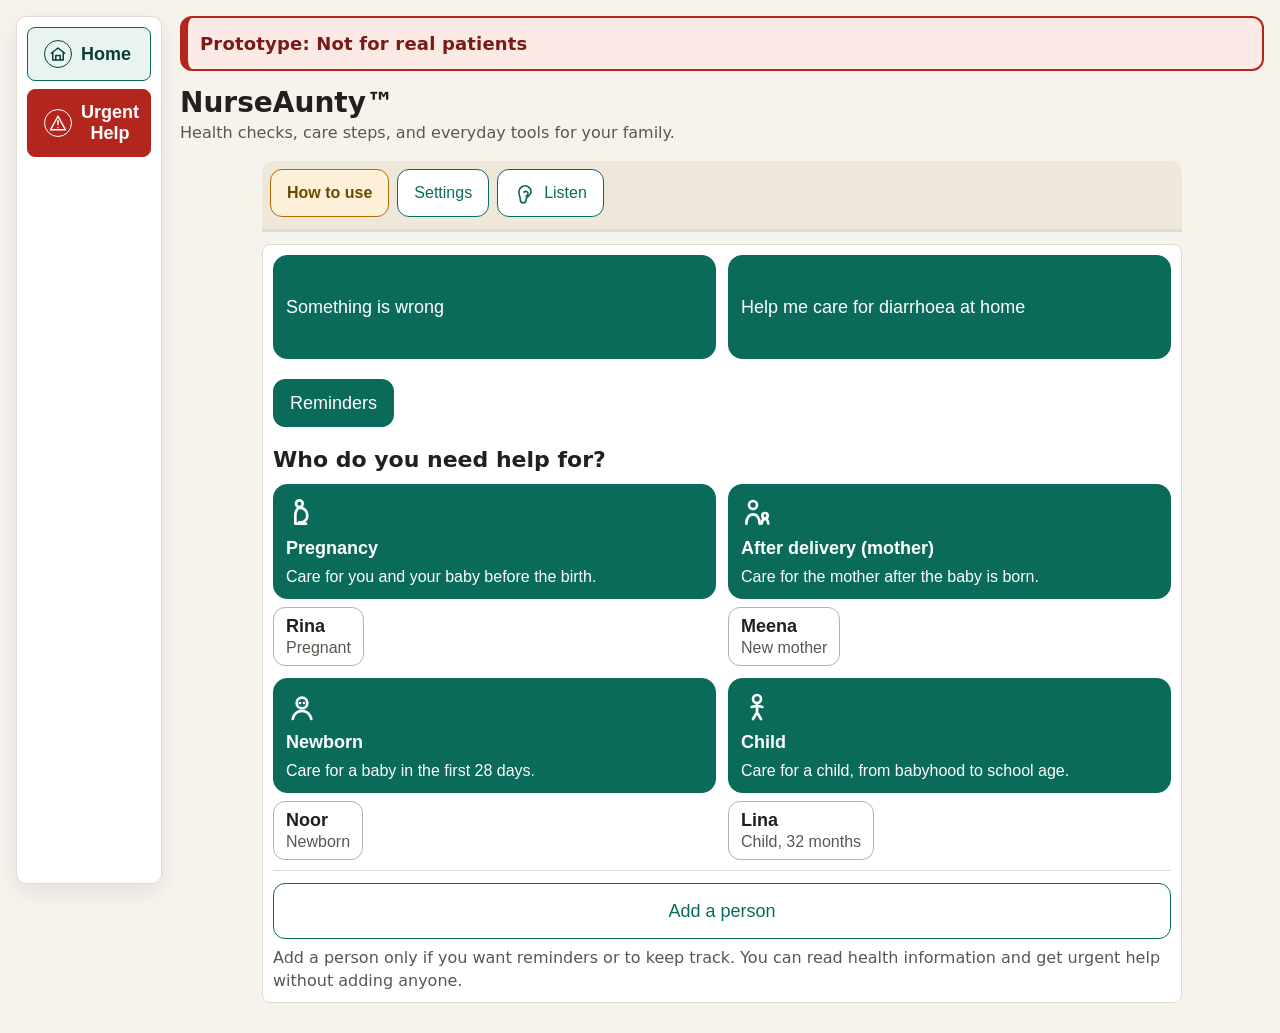
<file: index.html>
<!DOCTYPE html>
<html lang="en">
<head>
<base href="./apps/pwa-sandbox/">
<meta name="robots" content="noindex,nofollow">
<meta name="nurse-aunty-public-demo" content="/nurseaunty/demo/">
<meta name="nurse-aunty-source-commit" content="0b58c97aee16f574b92dccb7a582c678546bc827">
<meta name="nurse-aunty-source-state" content="clean">
<meta name="nurse-aunty-build-id" content="0b58c97aee16-clean">
<meta charset="utf-8" />
<meta name="viewport" content="width=device-width, initial-scale=1" />
<meta name="nurse-aunty-acceptance-baseline" content="AX-2026-08-06-01" />
<meta name="nurse-aunty-design-review-baseline" content="DR-2026-08-05-01" />
<title>NurseAunty(TM) prototype</title>
<style>
/* tokens.css
 * GENERATED FROM DESIGN.md FRONT MATTER -- DO NOT EDIT BY HAND.
 * Draft artifact for P2-D11. Regenerate with tools/generate-tokens.ts.
 *
 * Rule: this is the only file in the UI layer allowed to contain a raw hex value.
 * index.html, ui-core.js, and every module renderer consume variables only.
 */

:root {
  /* ---- colour roles ------------------------------------------------ */
  /* action: ordinary primary action, selected state, progress */
  --action: #0b6b5b;
  --action-soft: #e3f0ec;
  --action-dark: #0b3d35;
  --on-action: #ffffff;

  /* aid: the app is helping you -- read-aloud, speech highlight, help,
     stars, prototype notice. Never severity, never an action. */
  --aid: #b26b00;
  --aid-soft: #fdf0d9;
  --aid-edge: #ebd9b4;
  --aid-highlight: #ffe9ae;
  --on-aid: #6b4a00;

  /* motion-cue: descriptive movement only; it is not a clinical severity. */
  --motion-cue: #1f6fd0;

  /* danger: urgent help, urgent result, destructive confirm. Nothing else. */
  --danger: #b3261e;
  --danger-soft: #fbe9e6;
  --on-danger: #ffffff;
  --danger-ink: #7a1a14;

  /* paper: warm tonal layers replace the cool blue-grey background */
  --paper: #f6f2ec;
  --soft: #fbf7f1;
  --surface: #ffffff;
  --strip: #efe7da;

  /* ink */
  --ink: #22201e;
  --muted: #5a5750;
  --line: #e2dad0;
  --line-strong: #b9b2a6;

  /* ---- compatibility aliases -------------------------------------- */
  /* Kept so P2-D11 can land as a pure refactor of the existing sheet.
     Remove after P2-D14 when every selector uses a role name. */
  --accent: var(--action);
  --warn: var(--danger);
  --ok: var(--action);
  --bg: var(--paper);

  /* ---- type: six steps, caregiver-first --------------------------- */
  --font: system-ui, -apple-system, sans-serif;
  --font-mono: ui-monospace, monospace;

  --type-task-size: 28px;
  --type-task-weight: 800;
  --type-task-leading: 1.15;

  --type-section-size: 22px;
  --type-section-weight: 800;
  --type-section-leading: 1.2;

  --type-body-size: 19px;
  --type-body-weight: 400;
  --type-body-leading: 1.5;

  --type-control-size: 18px;
  --type-control-weight: 700;
  --type-control-leading: 1.3;

  /* floor for anything a caregiver reads. Metadata only. */
  --type-support-size: 16px;
  --type-support-weight: 400;
  --type-support-leading: 1.4;

  --type-count-size: 64px;
  --type-count-weight: 800;

  /* ---- space, shape, control size --------------------------------- */
  --space-1: 4px;
  --space-2: 8px;
  --space-3: 12px;
  --space-4: 16px;
  --space-5: 24px;
  --space-6: 32px;

  --radius-control: 12px;
  --radius-card: 14px;
  --radius-frame: 26px;
  --radius-pill: 999px;

  --touch-min: 48px;
  --touch-primary: 56px;

  /* two elevation levels, no more */
  --elev-card: 0 2px 6px rgba(34, 32, 30, 0.05);
  --elev-float: 0 10px 30px rgba(34, 32, 30, 0.1);

  --focus-ring: 3px solid var(--aid);
  --focus-offset: 2px;
}

/* Reviewer mode is the exception, not the base.
   Caregiver sizes above are the default for every caregiver-facing surface. */
.reviewer-mode {
  --type-task-size: 20px;
  --type-section-size: 16px;
  --type-body-size: 15px;
  --type-control-size: 14px;
  --type-support-size: 13px;
  --type-count-size: 46px;
}

@media (prefers-reduced-motion: reduce) {
  :root {
    --motion: none;
  }
}

</style>
<style>
  /* This design commits to one light palette and paints its own background, so say so. Without it
     a dark-mode device paints any control we have not styled from its dark user-agent theme,
     against our light surfaces. */
  html { color-scheme: light; }
  * { box-sizing: border-box; }
  /* Author CSS must never make an element with the HTML hidden attribute visible. */
  [hidden] { display: none !important; }
  body { font-family:var(--font); font-size:var(--type-body-size); line-height:var(--type-body-leading); margin:0; background:var(--paper); color:var(--ink); }
  .wrap { max-width: none; min-height:100vh; margin: 0; padding: 16px 16px 16px 180px; }
  .appnav { position:fixed; left:16px; top:16px; bottom:16px; width:146px; z-index:30; display:flex; flex-direction:column; gap:8px; padding:10px; border:1px solid var(--line); border-radius:10px; background:#fff; box-shadow:0 8px 22px rgba(20,28,48,.08); }
  .navitem { width:100%; min-height:54px; display:flex; align-items:center; gap:9px; justify-content:flex-start; background:#fff; color:var(--ink); border-color:var(--line); border-radius:8px; font-weight:700; }
  .navitem.active { border-color:var(--accent); background:#e9f4f1; color:#0b3d35; }
  .navitem.urgent { border-color:var(--danger); background:var(--danger); color:var(--on-danger); min-height:var(--touch-primary); }
  .navitem.urgent.active { background:var(--danger-ink); border-color:var(--danger-ink); color:var(--on-danger); }
  .navitem.urgent .navicon svg { stroke:var(--on-danger); }
  .navicon { width:28px; height:28px; border-radius:50%; display:inline-grid; place-items:center; border:1px solid currentColor; font-size:var(--type-support-size); line-height:1; flex:0 0 auto; }
  .navicon svg { width:18px; height:18px; fill:none; stroke:currentColor; stroke-width:2; stroke-linecap:round; stroke-linejoin:round; }
  .appmain { max-width: 780px; margin:0 auto; }
  .screenbar { position:sticky; top:0; z-index:20; display:flex; align-items:center; gap:10px; min-width:0; max-width:100%; padding:8px 0 10px; background:var(--bg); }
  .screenbar.hidden { display:none; }
  /* The work panels are scrolled to with scrollIntoView({block:"start"}), which aligns their top to
     the top of the viewport - which is where the sticky .screenbar already is. Without this, opening
     a story card left the top of the panel UNDER the bar: measured 2026-11-09 at 390px, the first
     83px of the "moved out" comic - a quarter of the picture, including the start of the baby's
     speech - were behind it when the card opened, and the caregiver had to scroll up to read a
     sentence the app had just scrolled past. Keeping the whole bar's height clear costs nothing on
     screens that do not scroll, because scroll-margin only applies when something scrolls them. */
  #slideshow, #triagepanel { scroll-margin-top:140px; }
  .screenbar button { flex:0 0 auto; }
  .screenlabel { min-width:0; font-weight:var(--type-section-weight); font-size:var(--type-control-size); line-height:var(--type-control-leading); overflow-wrap:normal; word-break:normal; hyphens:none; }
  #slidetitle.duplicate-shell-title { display:none; }
  .progressstrip { display:flex; gap:6px; flex-wrap:wrap; margin-left:auto; counter-reset: step; }
  .progressstep { counter-increment: step; border:1px solid var(--line); border-radius:var(--radius-pill); padding:var(--space-1) var(--space-2); background:var(--surface); color:var(--muted); font-size:var(--type-support-size); display:inline-flex; align-items:center; gap:var(--space-1); }
  .progressstep::before { content: counter(step); width:24px; height:24px; border-radius:50%; display:inline-grid; place-items:center; background:var(--strip); color:var(--muted); font-size:var(--type-support-size); font-weight:var(--type-control-weight); }
  /* A lone chip that already reads "Step 5 of 7" must not also show the strip's counter, which
     rendered as "1 Step 5 of 7". */
  .progressstep-solo::before { content:none; }
  .progressstep.done { border-color:var(--action-soft); color:var(--action-dark); }
  .progressstep.done::before { content:"\2713"; background:var(--action-soft); color:var(--action-dark); }
  .progressstep.skipped { border-style:dashed; color:var(--muted); }
  .progressstep.skipped::before { content:"\2014"; background:var(--strip); color:var(--muted); }
  .progressstep.active { border-color:var(--action); background:var(--action-soft); color:var(--action-dark); font-weight:var(--type-control-weight); }
  .progressstep.active::before { background:var(--action); color:var(--on-action); }
  /* External review mgilkey B11: the prototype warning "is in a fine-print type, but should be
     shouted, not subtle". It is the one disclaimer the app is allowed to show, once, in this
     standard header (UI-STANDARDS 13a), so it carries its weight here instead of being repeated
     quietly elsewhere. */
  .banner { display:flex; align-items:baseline; justify-content:space-between; gap:var(--space-3); flex-wrap:wrap; background:var(--danger-soft); border:2px solid var(--danger); border-left-width:8px; border-radius:var(--radius-control); padding:var(--space-3); font-size:var(--type-control-size); font-weight:var(--type-control-weight); letter-spacing:0.01em; color:var(--danger-ink); margin-bottom:var(--space-4); }
  body.task-active .wrap > h1, body.task-active .wrap > .sub, body.task-active .wrap > .status { display:none; }
  body.task-active .banner { margin-bottom:var(--space-2); padding:var(--space-1) var(--space-2); }
  /* The review-build stamp used to float, which collided with the banner text once the disclaimer
     was given its proper weight (mgilkey B11). The banner is a flex row now, so the stamp sits
     beside the disclaimer and wraps under it on a narrow screen instead of across it. */
  /* David, 2026-08-20: the "Review file ..." stamp can be small and faint. It is a build
     identifier for reviewers, not something a caregiver needs to read, so it stays out of the
     disclaimer's way entirely. */
  .review-build { margin-left:auto; font-size:var(--type-caption-size); font-weight:400; letter-spacing:0; white-space:nowrap; color:var(--muted); opacity:.55; }
  .status { font-size:var(--type-support-size); margin:0 0 var(--space-3); color:var(--muted); }
  h1 { font-size:var(--type-task-size); line-height:var(--type-task-leading); margin:var(--space-1) 0 2px; }
  h2 { font-size:var(--type-section-size); line-height:var(--type-section-leading); margin:var(--space-4) 0 var(--space-2); }
  .sub { color:var(--muted); font-size:var(--type-support-size); margin-bottom:var(--space-4); }
  .toolbar { display: grid; grid-template-columns: 1fr auto; gap: 8px; margin: 12px 0; }
  .search { min-height:var(--touch-primary); padding:var(--space-3); border:1px solid var(--line); border-radius:var(--radius-control); font-size:var(--type-control-size); width:100%; background:var(--surface); color:var(--ink); }
  .tabs, .chips { display: flex; gap: 8px; flex-wrap: wrap; margin: 8px 0 12px; }
  #maindoors { display:none; }
  .chip, .tab { border:1px solid var(--line); background:var(--surface); color:var(--ink); border-radius:var(--radius-pill); padding:var(--space-2) var(--space-3); min-height:var(--touch-min); display:inline-flex; align-items:center; justify-content:center; font-size:var(--type-support-size); }
  .chip.active, .tab.active { border-color: var(--accent); background: #e9f4f1; color: var(--accent); }
  .tab.dangerdoor, #showtriage { border-color: var(--warn); background:#fff; color:var(--warn); font-weight:700; }
  .tab.dangerdoor.active, #showtriage:focus { background:#fdebea; color:#8f1f18; }
  #showtriage { display:none; }
  .feature-grid { display: grid; grid-template-columns: 1fr; gap: 8px; margin-bottom: 14px; }
  .feature { border:1px solid var(--line); border-radius:var(--radius-card); padding:var(--space-3); background:var(--surface); text-align:left; color:var(--ink); }
  .feature strong { display:block; font-size:var(--type-control-size); line-height:var(--type-control-leading); margin-bottom:var(--space-1); }
  .feature span { display:inline-block; font-size:var(--type-support-size); color:var(--muted); margin-right:var(--space-2); }
  .feature .statuspill, .feature .cardmeta { display:none; }
  /* The sum beside the ORS measuring picture: large, numeric, and unmissable, because it exists to
     be checked at a glance rather than read (external review mgilkey C5). */
  /* External review mgilkey D6: "if the user can't read, how do they know which button is the read
     aloud button?" The Listen control in the chrome already carries an ear glyph; the in-page
     read-aloud family now carries the same glyph plus a pause and a restart mark, and shares one
     tint so the three read as a group rather than as three more page buttons (D9). */
  .audio-ctl { display:inline-flex; align-items:center; gap:var(--space-2); }
  /* The shared tint applies in the quiet state only. On a screen where read-aloud is the live
     primary action, the runtime drops .ghost and the action treatment wins - the icon still marks
     it as read-aloud, which is the part mgilkey D6 asked for. */
  .audio-ctl.ghost { border-color:var(--aid-edge); background:var(--aid-soft); color:var(--on-aid); }
  .audio-ctl[disabled] { opacity:.55; }
  .ctl-icon { width:20px; height:20px; flex:0 0 auto; fill:none; stroke:currentColor; stroke-width:2; stroke-linecap:round; stroke-linejoin:round; }
  .audio-ctl .ctl-icon rect { fill:currentColor; stroke:none; }
  .measure-sum { margin:var(--space-2) 0 0; text-align:center; font-size:var(--type-section-size); font-weight:var(--type-section-weight); letter-spacing:0.02em; color:var(--action-dark); background:var(--action-soft); border-radius:var(--radius-control); padding:var(--space-2) var(--space-3); }
  /* External review mgilkey C13: checklist spacing was far wider than necessary, which pushed the
     questions off screen and cost height budget the clinical gate measures. */
  .checklist-controls label, .slidecontrols label { padding-top:var(--space-1); padding-bottom:var(--space-1); }
  .dose-note { font-size:var(--type-support-size); color:var(--ink); background:var(--aid-soft); border-left:4px solid var(--aid-edge); padding:var(--space-2) var(--space-3); margin:var(--space-2) 0 0; border-radius:0 var(--radius-control) var(--radius-control) 0; }
  .feature .tier-note { display:block; margin-top:var(--space-1); margin-right:0; font-size:var(--type-caption-size); color:var(--muted); font-style:italic; }
  /* Whole image, never a cropped slice: cropping a clinical thumbnail can cut off the sign it
     exists to show. What was wrong was the box, not the fit. A fixed 132px height letterboxed
     everything, so the most extreme portrait thumbnail (364x1004) rendered 48px wide and read as
     "no image" - David, 2026-08-20: "I do not see any images". The box is now 3:2, which is the
     ratio 21 of the 26 catalogue thumbnails already are, so those fill it exactly and that same
     portrait gets 229px of height instead of 132. Still object-fit:contain; nothing is cropped. */
  .featurethumb { display:block; width:100%; aspect-ratio:3/2; height:auto; object-fit:contain; object-position:center; border-radius:6px; border:1px solid #e4ece8; background:#fff; margin:6px 0 8px; }
  /* Engines without aspect-ratio keep a fixed height rather than collapsing to nothing. */
  @supports not (aspect-ratio: 3 / 2) { .featurethumb { height:220px; } }
  .demo-panel { border:1px solid var(--line); border-radius:8px; padding:12px; background:#fff; margin:0 0 14px; }
  .demo-head { display:flex; justify-content:space-between; gap:10px; align-items:flex-start; margin-bottom:10px; }
  .demo-head strong { display:block; font-size:var(--type-control-size); margin-bottom:2px; }
  .demo-head span { display:block; font-size:var(--type-support-size); color:var(--muted); }
  .demo-actions { display:grid; grid-template-columns:1fr; gap:8px; }
  .demo-action { border:1px solid var(--line); border-radius:var(--radius-control); padding:var(--space-3); background:var(--soft); color:var(--ink); text-align:left; }
  .demo-action strong { display:block; font-size:var(--type-control-size); margin-bottom:3px; }
  .demo-action span { display:block; font-size:var(--type-support-size); color:var(--muted); }
  .demo-action.primary { border-color:var(--accent); background:#e9f4f1; }
  /* External review mgilkey D1: the top-chrome buttons "initially look as though they are
     integrated into the page, not outside the current page". They are app-wide controls, so they
     now read as a separate strip - their own surface, a rule beneath it, and a distinct tint -
     rather than as three more buttons belonging to whatever screen is open. */
  .profilebar { display:flex; justify-content:space-between; gap:var(--space-2); align-items:center; font-size:var(--type-support-size); color:var(--muted); margin:0 0 var(--space-3); padding:var(--space-2) var(--space-2) var(--space-3); background:var(--strip); border-bottom:3px solid var(--line); border-radius:var(--radius-control) var(--radius-control) 0 0; }
  .profilebar button { font-size:var(--type-support-size); min-height:var(--touch-min); }
  /* Chrome buttons that open a panel say so while it is open, rather than leaving the caregiver to
     infer it (mgilkey A2). */
  /* External review mgilkey D5: "How to use" is the control a first-time caregiver needs most, so
     it comes first and is the one chrome button that is not quiet. D2: every chrome button shares
     one height and alignment, which the Listen button did not. */
  .profilebar button { display:inline-flex; align-items:center; justify-content:center; gap:var(--space-2); }
  .profilebar button.chrome-help { border-color:var(--aid); background:var(--aid-soft); color:var(--on-aid); font-weight:var(--type-control-weight); }
  .profilebar button.chrome-open { border-color:var(--accent); background:#e9f4f1; color:#0b3d35; font-weight:var(--type-control-weight); }
  .profile-actions { display:flex; flex-wrap:wrap; align-items:stretch; gap:var(--space-2); min-width:0; }
  .profile-actions > button { display:inline-flex; align-items:center; justify-content:center; }
  .profilebar select { min-height:48px; padding:8px; border:1px solid var(--line); border-radius:8px; background:#fff; color:var(--ink); }
  .prefs-head { display:flex; justify-content:space-between; align-items:flex-start; gap:10px; }
  .today-panel, .prefs-panel { border:1px solid var(--line); border-radius:8px; padding:10px; background:#fff; margin:0 0 14px; }
  .today-panel { display:grid; gap:10px; }
  /* The standalone carries every review image inside one file and can take time to start on
     a low-powered machine.  Until the real app has mounted, never expose the static fallback
     controls: they look usable but have no handlers, which made the seeded family appear empty
     and Add a person appear frozen. */
  body.app-loading .appnav,
  body.app-loading #appmain { visibility:hidden; pointer-events:none; }
  body.app-loading .status { display:block; }
  .today-layout { display:grid; grid-template-columns:1.25fr .85fr; gap:10px; align-items:stretch; }
  .today-main, .today-side { border:1px solid var(--line); border-radius:8px; background:#fbfbfd; padding:10px; }
  .today-main { display:grid; grid-template-columns:1fr auto; gap:10px; align-items:center; }
  .today-family { display:flex; flex-wrap:wrap; gap:6px; margin-top:8px; }
  .today-person { border:1px solid var(--line); border-radius:var(--radius-pill); padding:7px 10px; background:var(--surface); font-weight:var(--type-control-weight); font-size:var(--type-support-size); color:var(--ink); }
  .today-reminders { display:grid; gap:7px; margin-top:8px; }
  .today-reminder { border-left:4px solid var(--action); padding:7px 8px; background:var(--surface); border-radius:var(--radius-control); font-size:var(--type-support-size); }
  #homequick { display:grid; gap:10px; }
  .quick-care-intro { border:2px solid var(--danger); border-radius:var(--radius-card); background:var(--danger-soft); padding:var(--space-3); }
  .quick-care-intro p { white-space:pre-line; }
  .quick-care-intro button { min-height:48px; margin:5px; }
  /* Urgent Help is red everywhere it appears, as on the bottom bar. */
  .quick-care-intro #homecarecheck { background:var(--danger); border-color:var(--danger); color:var(--on-danger); }
  .today-shortcuts { margin-top:10px; display:flex; justify-content:flex-start; }
  .today-shortcuts button { min-height:48px; }
  .today-reminder.due { border-left-color:var(--danger); }
  .today-reminder button { min-height:48px; margin:4px 2px; }
  .today-reminder strong { font-size:var(--type-support-size); }

  /* Home: four stage buttons, with the people she added under the stage that matches them. */
  .home-heading { font-size:var(--type-section-size); line-height:var(--type-section-leading); margin:0; }
  .stage-list { display:grid; grid-template-columns:repeat(2,minmax(0,1fr)); gap:var(--space-3); }
  .stage-block { display:grid; gap:var(--space-2); align-content:start; min-width:0; }
  .stage-button { min-height:104px; display:flex; flex-direction:column; align-items:flex-start; justify-content:center; gap:var(--space-2); text-align:left; padding:var(--space-3); background:var(--action); border-color:var(--action); color:var(--on-action); border-radius:var(--radius-card); }
  .stage-button strong, .stage-button span.stage-name { color:var(--on-action); font-size:var(--type-control-size); line-height:var(--type-control-leading); font-weight:var(--type-control-weight); }
  .today-panel .stage-button span { color:var(--on-action); margin-top:0; }
  .stage-icon { width:32px; height:32px; flex:0 0 auto; }
  .stage-icon svg { width:100%; height:100%; fill:none; stroke:var(--on-action); stroke-width:2; stroke-linecap:round; stroke-linejoin:round; }
  .stage-people { display:flex; flex-wrap:wrap; gap:var(--space-2); }
  .home-person { min-height:var(--touch-min); background:var(--surface); color:var(--ink); border:1px solid var(--line-strong); border-radius:var(--radius-control); padding:var(--space-2) var(--space-3); text-align:left; font-size:var(--type-support-size); }
  .home-add { display:grid; gap:var(--space-2); border-top:1px solid var(--line); padding-top:var(--space-3); }
  .home-add p { margin:0; font-size:var(--type-support-size); color:var(--muted); }
  .stage-panel h2 { font-size:var(--type-section-size); line-height:var(--type-section-leading); margin:0 0 var(--space-2); }
  .topic-urgent { border:2px solid var(--danger); background:var(--danger-soft); color:var(--danger-ink); }
  .topic-urgent strong { color:var(--danger-ink); }
  .topic-button strong, .topic-urgent strong { display:block; font-size:var(--type-control-size); }
  .topic-gate { border:2px solid var(--aid-edge); background:var(--aid-soft); border-radius:var(--radius-card); padding:var(--space-3); margin-bottom:var(--space-3); display:grid; gap:var(--space-2); }
  .topic-gate p { margin:0; font-size:var(--type-body-size); }
  .topic-gate .gate-people { display:flex; flex-wrap:wrap; gap:var(--space-2); }
  .feature .personal-tag { display:inline-block; border:1px solid var(--aid-edge); background:var(--aid-soft); color:var(--on-aid); border-radius:var(--radius-pill); padding:0 var(--space-2); font-size:var(--type-support-size); }
  .urgent-stages { display:grid; grid-template-columns:repeat(2,minmax(0,1fr)); gap:var(--space-3); width:100%; }
  .urgent-stage { min-height:var(--touch-primary); background:var(--danger); border-color:var(--danger); color:var(--on-danger); font-size:var(--type-control-size); font-weight:var(--type-control-weight); border-radius:var(--radius-card); }
  .catalog-step { margin:0 0 12px; }
  .show-more { width:100%; min-height:48px; margin-top:4px; }
  .today-panel strong, .prefs-panel strong { display:block; font-size:var(--type-control-size); }
  .today-panel span, .prefs-panel span { display:block; font-size:var(--type-support-size); color:var(--muted); margin-top:2px; }
  .prefs-grid { display:grid; grid-template-columns:1fr 1fr; gap:8px; margin-top:10px; }
  .prefs-grid label { display:block; font-size:var(--type-support-size); color:var(--ink); }
  .prefs-grid select, .prefs-grid input[type="time"] { width:100%; min-height:var(--touch-primary); margin-top:var(--space-1); padding:var(--space-2); border:1px solid var(--line); border-radius:var(--radius-control); background:var(--surface); color:var(--ink); font-size:var(--type-control-size); }
  .prefs-checks { display:grid; gap:var(--space-2); margin-top:var(--space-3); font-size:var(--type-support-size); }
  .prefs-checks label { min-height:var(--touch-min); display:flex; align-items:center; gap:var(--space-2); }
  .reviewer-settings { margin-top:14px; border:1px solid var(--line); border-radius:8px; background:#f7f8f9; padding:8px 10px; }
  .reviewer-settings summary { min-height:48px; display:flex; align-items:center; cursor:pointer; font-weight:800; color:#3f4850; }
  .reviewer-settings .reviewer-note { margin:0 0 8px; color:var(--muted); font-size:var(--type-support-size); }
  .family-panel { border:1px solid var(--line); border-radius:8px; padding:10px; background:#fff; margin: 0 0 14px; }
  .family-panel .row { display:grid; grid-template-columns: 1fr 1fr 1fr auto; gap:8px; margin-top:8px; }
  .family-panel input, .family-panel select { min-width:0; padding:9px; border:1px solid var(--line); border-radius:8px; background:#fff; color:var(--ink); }
  .family-edit { margin-top:8px; }
  .family-edit summary { min-height:var(--touch-min); display:flex; align-items:center; color:var(--ink); cursor:pointer; font-size:var(--type-control-size); }
  .people { display:grid; grid-template-columns:repeat(auto-fit,minmax(180px,1fr)); gap:8px; margin-top:8px; }
  .person-card { display:grid; grid-template-columns:minmax(0,1fr) auto; gap:6px; min-width:0; }
  .person { width:100%; border:1px solid var(--line); border-radius:var(--radius-control); padding:var(--space-2) var(--space-3); min-height:var(--touch-primary); background:var(--surface); color:var(--ink); text-align:left; font-size:var(--type-control-size); }
  .person strong { display:block; }
  .person span { display:block; margin-top:var(--space-1); color:var(--muted); font-size:var(--type-support-size); font-weight:var(--type-support-weight); }
  .edit-person { min-width:64px; padding:8px 10px; border-radius:12px; }
  .person-editor-actions { display:flex; gap:6px; flex-wrap:wrap; }
  .person-edit-feedback { margin:8px 0 0; border-radius:8px; padding:10px; background:#e9f4f1; color:#173f37; font-weight:750; }
  .person-edit-feedback:empty { display:none; }
  @media (max-width:720px) {
    .family-panel .row { grid-template-columns:minmax(0,1fr); }
    .person-editor-actions button { flex:1 1 8rem; }
  }
  .module-manager { border-top:1px solid var(--line); margin-top:10px; padding-top:10px; }
  .module-head { display:flex; justify-content:space-between; gap:8px; align-items:center; min-height:var(--touch-min); font-size:var(--type-support-size); color:var(--muted); margin-bottom:8px; }
  .module-head label { display:flex; align-items:center; gap:6px; min-height:48px; white-space:nowrap; }
  .module-head input { width:18px; height:18px; min-width:18px; padding:0; }
  .module-toggles { display:flex; gap:6px; overflow-x:auto; padding-bottom:2px; }
  .module-toggle { flex:0 0 auto; border-color:var(--line); background:var(--surface); color:var(--ink); border-radius:var(--radius-pill); padding:8px 12px; min-height:var(--touch-min); font-size:var(--type-control-size); }
  .module-toggle.active { border-color:var(--accent); background:#e9f4f1; color:var(--accent); }
  .section { margin-bottom: 14px; }
  fieldset { border: 1px solid var(--line); border-radius: 10px; margin: 0 0 14px; padding: 12px 14px; background: #fff; }
  legend { font-weight:var(--type-control-weight); font-size:var(--type-control-size); padding:0 var(--space-2); background:var(--surface); }
  .field label { display:block; font-size:var(--type-support-size); margin-bottom:var(--space-2); color:var(--ink); }
  input[type="date"], input[type="number"], .field select { min-height:var(--touch-primary); padding:var(--space-3); border:1px solid var(--line); border-radius:var(--radius-control); font-size:var(--type-control-size); width:100%; background:var(--surface); color:var(--ink); }
  .muted { color:var(--muted); font-size:var(--type-support-size); line-height:var(--type-support-leading); margin-top:var(--space-2); }
  .sign { display:flex; align-items:center; gap:var(--space-3); padding:var(--space-3) var(--space-4); min-height:var(--touch-primary); border:2px solid var(--line); border-radius:var(--radius-control); background:var(--surface); font-size:var(--type-body-size); line-height:var(--type-body-leading); cursor:pointer; }
  .sign input { width:28px; height:28px; flex:0 0 auto; accent-color:var(--action); }
  .sign:has(input:checked) { border-color:var(--action); background:var(--action-soft); color:var(--action-dark); }
  .rrbox { display: flex; align-items: center; gap: 12px; flex-wrap: wrap; }
  .rr-count-panel { flex:1 1 100%; display:grid; gap:var(--space-2); padding:var(--space-3); border:1px solid var(--aid-edge); border-radius:var(--radius-control); background:var(--aid-soft); }
  .rr-clock { font-size:clamp(2rem,12vw,4rem); line-height:1; font-weight:800; color:var(--on-aid); font-variant-numeric:tabular-nums; }
  .rr-progress { width:100%; height:12px; overflow:hidden; border-radius:var(--radius-pill); background:var(--surface); border:1px solid var(--aid-edge); }
  .rr-progress > span { display:block; width:100%; height:100%; background:var(--aid); transition:width .2s linear; }
  .rr-count-actions { display:flex; gap:var(--space-2); flex:1 1 100%; flex-wrap:wrap; }
  button { min-width:var(--touch-min); min-height:var(--touch-primary); font-size:var(--type-control-size); padding:var(--space-3) var(--space-4); border-radius:var(--radius-control); border:1px solid var(--action); background:var(--action); color:var(--on-action); cursor:pointer; }
  button.ghost { background:var(--surface); color:var(--action); }
  .result-secondary-actions { margin:var(--space-2) 0 0; text-align:left; }
  .result-secondary-actions button.ghost { min-height:var(--touch-min); padding:var(--space-2) var(--space-3); border-color:transparent; text-decoration:underline; }
  button:disabled { opacity:.55; cursor:not-allowed; }
  .visually-hidden { display:none !important; }
  button.tap { font-size:var(--type-control-size); padding:18px 22px; min-width:160px; }
  #assess { width:100%; font-size:var(--type-control-size); padding:14px; margin:4px 0 16px; }
  #assess:disabled { opacity:.5; cursor:default; }
  .result { border-radius:var(--radius-card); padding:0; margin-bottom:var(--space-4); border:2px solid var(--line); background:var(--surface); overflow:hidden; }
  .result.refer { border-color:var(--danger); } .result.home { border-color:var(--action); } .result.ask-more { border-color:var(--aid); }
  .result-band { padding:var(--space-2) var(--space-4); color:var(--on-action); font-weight:var(--type-control-weight); letter-spacing:0; font-size:var(--type-control-size); }
  .result.refer .result-band { background:var(--danger); color:var(--on-danger); }
  .result.home .result-band { background:var(--action); }
  .result.ask-more .result-band { background:var(--aid-soft); color:var(--on-aid); }
  .result-body { padding:var(--space-4); }
  .result h2 { margin:0 0 var(--space-2); font-size:var(--type-task-size); line-height:var(--type-task-leading); text-transform:none; }
  .result-action { border:1px solid var(--line); border-radius:var(--radius-control); padding:var(--space-3); background:var(--soft); margin:var(--space-2) 0 var(--space-3); font-size:var(--type-body-size); }
  .result-action strong { display:block; margin-bottom:3px; color:#172921; }
  .grid { display: grid; grid-template-columns: 1fr 1fr; gap: 10px; margin-top: 10px; }
  .card { border: 1px solid var(--line); border-radius: 10px; padding: 12px; text-align: center; cursor: pointer; background:#fff; }
  .card:hover { border-color:var(--action); } .card .vol { font-size:var(--type-support-size); color:var(--muted); }
  .card.selected { border-color: var(--accent); box-shadow: 0 0 0 3px rgba(0,123,94,.14); background:#f7fffc; }
  .ors-container-choice { width:100%; color:var(--text); font:inherit; }
  .result-action-button { margin-top:8px; width:100%; }
  /* One action per line. A danger-sign list is a list, not a comma chain inside a sentence. */
  .plain-list { margin:var(--space-2) 0; padding-left:1.35em; }
  .plain-list li { margin:0 0 var(--space-2); line-height:1.45; }
  .plain-list li:last-child { margin-bottom:0; }
  /* The counted-out fills. The row scrolls rather than shrinking the vessels, because a glyph
     small enough to fit six on a 320px screen is no longer countable. */
  .ors-arithmetic { margin:var(--space-3) 0; }
  .ors-arithmetic svg { display:block; width:100%; max-width:340px; height:auto; }
  .ors-arithmetic figcaption { margin-top:var(--space-2); font-size:var(--type-body-size); font-weight:600; }
  .ors-arithmetic-source { margin-top:2px; }
  /* The resolved sachet volume, stated so it can be corrected rather than assumed silently. */
  .sachet-resolve { margin-bottom:var(--space-3); }
  .sachet-resolve .sachet-assumed { font-weight:600; margin:0 0 var(--space-2); }
  .sachet-choice { width:100%; }
  .request-card { scroll-margin-top:16px; }
  .request-instruction { font-weight:700; margin-bottom:8px; }
  /* The message a pharmacist or health worker reads off the caregiver's phone, so it is sized for
     someone across a counter: it fills most of one screen at the task type size. David, 2026-09-02:
     "The PLEASE PROVIDE message has to fill almost all of one screen." */
  .seller-card { display:flex; flex-direction:column; justify-content:center; min-height:70vh; border:3px solid var(--action); border-radius:var(--radius-control); padding:var(--space-5); background:var(--action-soft); font-family:Georgia, "Times New Roman", serif; font-size:var(--type-task-size); line-height:var(--type-task-leading); text-align:center; }
  .seller-card p { margin:0; }
  .seller-card strong { display:block; font-family:var(--font); font-size:var(--type-section-size); text-transform:uppercase; letter-spacing:0.04em; color:var(--action-dark); margin-bottom:var(--space-4); }
  .fineprint { font-size:var(--type-support-size); line-height:var(--type-support-leading); color:var(--muted); border-top:1px solid var(--line); margin-top:10px; padding-top:8px; }
  .mix-instruction { border:2px solid var(--accent); border-radius:10px; background:#f7fffc; padding:12px; margin-top:12px; }
  .mix-instruction h3 { margin:0 0 8px; font-size:var(--type-control-size); }
  .trace { font-family:var(--font-mono); font-size:var(--type-support-size); background:var(--strip); border-radius:var(--radius-control); padding:10px; white-space:pre-wrap; margin-top:12px; color:var(--ink); }
  .slidebox .trace:not(details) { display:none; }
  .imgph { border:1px dashed var(--line-strong); border-radius:var(--radius-control); padding:6px 8px; font-size:var(--type-support-size); color:var(--muted); margin:2px 0 4px 30px; background:var(--soft); }
  .card .imgph { margin:0 0 6px; }
  .questionasset { margin: 4px 0 10px 30px; max-width: 220px; border: 1px solid #e2ded5; border-radius: 8px; background: #fffaf0; padding: 8px; }
  .questionasset img { display: block; width: 100%; aspect-ratio: 1 / 1; object-fit: contain; border-radius: 6px; background: #faf8f2; }
  .questionasset figcaption { margin-top:6px; font-size:var(--type-support-size); line-height:var(--type-support-leading); color:var(--muted); }
  .questionasset details { margin-top:8px; }
  .questionasset summary { cursor:pointer; color:var(--accent); font-weight:750; min-height:44px; display:flex; align-items:center; }
  .questionasset details img { margin-top:8px; width:min(82vw, 520px); max-width:none; aspect-ratio:auto; }
  /* The "Show me" example beside a clinical sign had no rule of its own, so every one of these
     images rendered at its intrinsic pixel width inside a phone. Measured at 390px on 2026-08-27:
     the skin-pinch example was 625px and the blood-in-stool example 1024px, both running off the
     side of the screen with the page scrolling sideways to follow - and the streaks that are the
     entire point of the blood-in-stool picture sat outside the viewport. The sunken-eyes example
     fitted only because that file happens to be 242px wide.
     max-width rather than width: a small example is not upscaled into a blurry one. */
  /* The "Show me" example beside a clinical sign had no rule of its own, so every one of these
     images rendered at its intrinsic pixel width inside a phone. Measured at 390px on 2026-08-27:
     the skin-pinch example was 625px and the blood-in-stool example 1024px, both running off the
     side of the screen with the page scrolling sideways to follow - and the streaks that are the
     entire point of the blood-in-stool picture sat outside the viewport. The sunken-eyes example
     fitted only because that file happens to be 242px wide.
     max-width rather than width: a small example is not upscaled into a blurry one. */
  /* The "Show me" example beside a clinical sign had no rule of its own, so every one of these
     images rendered at its intrinsic pixel width inside a phone. Measured at 320px on 2026-08-27:
     the skin-pinch example was 625px and the blood-in-stool example 1024px, both running off the
     side of the screen - and the streaks that are the entire point of the blood-in-stool picture
     sat outside the viewport. The sunken-eyes example fitted only because that file happens to be
     242px wide, which is luck rather than layout.
     max-width rather than width: a small example is not upscaled into a blurry one. */
  .sign-example img { display:block; max-width:min(100%, 520px); height:auto; margin-top:8px; border-radius:6px; }
  .questionexamples { margin:8px 0; }
  .questionexamples > summary { min-height:48px; display:flex; align-items:center; color:var(--accent); font-weight:800; cursor:pointer; }
  .questionexamples .questionasset { margin-left:0; }
  .breath-compare { --breath-cycle:3s; margin:var(--space-4) 0 0; padding:var(--space-3); border:1px solid var(--aid-edge); border-radius:var(--radius-card); background:var(--aid-soft); }
  .breath-compare h3 { margin:0 0 var(--space-2); font-size:var(--type-section-size); line-height:var(--type-section-leading); color:var(--ink); }
  .breath-compare-lead { margin:0 0 var(--space-3); font-size:var(--type-control-size); line-height:var(--type-control-leading); color:var(--ink); }
  .breath-pair { display:grid; grid-template-columns:minmax(0,1fr) minmax(0,1fr); gap:var(--space-2); }
  .breath-panel { min-width:0; padding:var(--space-2); border:2px solid var(--line-strong); border-radius:var(--radius-control); background:var(--surface); }
  .breath-panel.is-normal { border-color:var(--action); }
  .breath-panel.is-indrawing { border-color:var(--danger); }
  .breath-panel-head { display:flex; align-items:center; gap:var(--space-1); min-height:24px; margin:0 0 var(--space-2); }
  .breath-panel .badge { display:grid; place-items:center; width:22px; height:22px; border-radius:50%; color:var(--on-action); font-size:var(--type-support-size); font-weight:var(--type-control-weight); flex:0 0 auto; }
  .breath-panel.is-normal .badge { background:var(--action); }
  .breath-panel.is-indrawing .badge { background:var(--danger); color:var(--on-danger); }
  .breath-panel .name { font-size:var(--type-support-size); line-height:var(--type-support-leading); font-weight:var(--type-control-weight); overflow-wrap:anywhere; }
  .breath-panel.is-normal .name, .breath-panel.is-normal .breath-caption { color:var(--action-dark); }
  .breath-panel.is-indrawing .name, .breath-panel.is-indrawing .breath-caption { color:var(--danger-ink); }
  .breath-stage { position:relative; overflow:hidden; border-radius:var(--radius-control); background:var(--surface); }
  .breath-stage > img, .breath-frame-in, .breath-frame-in > img { display:block; width:100%; height:auto; }
  .breath-frame-in { position:absolute; inset:0; animation:breath-frame-in var(--breath-cycle) ease-in-out infinite; }
  .breath-zone { position:absolute; left:60%; top:48%; width:19%; height:10%; border:3px dashed var(--aid); border-radius:50%; animation:breath-zone-pulse var(--breath-cycle) ease-in-out infinite; }
  .breath-cue { position:absolute; display:block; width:20px; height:12px; animation:breath-cue-on var(--breath-cycle) ease-in-out infinite; }
  .breath-cue::before { content:""; position:absolute; top:4px; width:11px; height:4px; background:var(--motion-cue); }
  .breath-cue::after { content:""; position:absolute; top:0; border-top:6px solid transparent; border-bottom:6px solid transparent; }
  .breath-cue-out::before { left:0; } .breath-cue-out::after { right:0; border-left:9px solid var(--motion-cue); }
  .breath-cue-in::before { right:0; background:var(--danger); } .breath-cue-in::after { left:0; border-right:9px solid var(--danger); }
  .breath-cue-chest { left:80%; top:40%; } .breath-cue-lower { left:80%; top:53%; } .breath-cue-belly { left:80%; top:66%; }
  .breath-caption { min-height:3.1em; margin:var(--space-2) 0 0; font-size:var(--type-support-size); line-height:var(--type-support-leading); font-weight:var(--type-control-weight); }
  .breath-motion-control { display:flex; align-items:center; justify-content:space-between; gap:var(--space-2); margin-top:var(--space-3); padding:var(--space-2); border:1px solid var(--aid-edge); border-radius:var(--radius-control); background:var(--surface); color:var(--on-aid); font-size:var(--type-support-size); font-weight:var(--type-control-weight); }
  .breath-motion-control button { min-height:var(--touch-min); padding:var(--space-2) var(--space-3); border-color:var(--aid); color:var(--on-aid); }
  .breath-compare.is-paused .breath-frame-in, .breath-compare.is-paused .breath-zone, .breath-compare.is-paused .breath-cue { animation-play-state:paused; }
  @keyframes breath-frame-in { 0%,8% { opacity:0; } 42%,58% { opacity:1; } 92%,100% { opacity:0; } }
  @keyframes breath-cue-on { 0%,14% { opacity:0; } 36%,58% { opacity:1; } 78%,100% { opacity:0; } }
  @keyframes breath-zone-pulse { 0%,20% { box-shadow:0 0 0 0 rgba(178,107,0,0); } 45%,55% { box-shadow:0 0 0 6px rgba(178,107,0,.18); } 80%,100% { box-shadow:0 0 0 0 rgba(178,107,0,0); } }
  @media (prefers-reduced-motion:reduce) { .breath-compare { --breath-cycle:6s; } .breath-zone { animation:none; } }
  .visualasset { display:block; width:100%; max-height:210px; object-fit:contain; border-radius:8px; background:#fff; }
  /* Comic panels: the speaker's line is DOM text drawn over the picture, not lettering inside the
     image file, so a translation reaches it and the read-aloud can speak it. The box is a band
     across the top that grows downward, so a longer line in another language wraps over the picture
     instead of being clipped. */
  .comicpanel { position:relative; }
  .comicspeech { position:absolute; top:8px; left:8px; right:8px; margin:0; padding:8px 10px;
    background:rgba(255,255,255,0.94); color:#16181d; border:2px solid #16181d; border-radius:12px;
    font-weight:700; line-height:1.35; overflow-wrap:anywhere; }
  .comicpanel-stacked { display:block; }
  /* A masked panel is shaped to its own picture, so a percentage rectangle means the same thing in
     the markup as it does in the image file. Letterboxing here would move every mask. */
  .comicpanel-masked { width:100%; }
  .comicpanel-masked .visualasset { width:100%; height:100%; max-height:none; object-fit:fill; }
  .comicmask { position:absolute; margin:0; display:flex; align-items:center; justify-content:center;
    text-align:center; }
  /* Opaque, not translucent: this covers lettering, and anything showing through defeats it. The
     hairline edge makes a blanked region read as a deliberately empty sign rather than a hole torn
     in the picture - these cover whole drawn objects, not just their words. */
  /* A checksheet the artist lettered, redrawn by the app so it carries no language. The cells wrap
     to whatever the mask's shape allows, so the same markup fits a tall chart or a wide one. */
  .comicmask-chart { background:#fff; border:1px solid rgba(22,24,29,0.18); border-radius:6px; padding:4%; }
  .comicchart { display:flex; flex-wrap:wrap; align-content:center; justify-content:center;
    gap:6%; width:100%; height:100%; }
  .comicchart-cell { flex:0 0 38%; aspect-ratio:1/1; display:flex; align-items:center;
    justify-content:center; border:2px solid #16181d; border-radius:4px; background:#fff; }
  .comicchart-cell svg { width:76%; height:76%; fill:none; stroke:#1d7a52; stroke-width:2.6;
    stroke-linecap:round; stroke-linejoin:round; }
  .comicmask-blank { background:#fff; border:1px solid rgba(22,24,29,0.18); border-radius:6px; }
  /* The dialogue sits where the drawn bubble was, so a reader looks in the same place. It is sized
     down and allowed to grow past the measured rectangle rather than clipped: the rectangle was
     measured around the ENGLISH, and a translation is routinely longer. Clipping it would hide the
     only copy a caregiver can read, which is worse than overlapping a little more artwork. */
  .comicmask-speech { background:#fff; color:#16181d; border:2px solid #16181d; border-radius:14px;
    font-weight:700; line-height:1.25; padding:4px 7px; overflow-wrap:anywhere; hyphens:auto;
    font-size:clamp(10px, 3vw, 15px); min-height:fit-content; height:auto; }
  .comicspeech-stacked { position:static; margin:0 0 8px; }
  @media (prefers-contrast: more) { .comicspeech { background:#fff; } }
  /* The ORS measuring photograph is that step's only picture, so it takes the room the two drawn
     copies of the same sum used to take. */
  #slideimage.ors-measure-photo .visualasset { max-height:60vh; }
  /* The printed sum under that photograph is one line of digits. At the section size it wrapped
     "1000 mL" across two lines on a 375px phone, which reads as two numbers. */
  .visualfallback { display:grid; place-items:center; min-height:150px; border-radius:var(--radius-control); border:1px solid var(--line); background:var(--soft); color:var(--ink); padding:14px; text-align:center; font-size:var(--type-support-size); }
  .visualfallback strong { display:block; font-size:var(--type-control-size); margin-bottom:4px; color:var(--action-dark); }
  .imgcredit { display:none; }
  /* The generated ORS sum. Drawn from the container the caregiver chose, so the number of vessels
     on screen is the number she should pour - see orsMeasureDiagram in ui-core.js. */
  .ors-measure-diagram { margin:8px 0 4px; padding:8px 4px 4px; border:1px solid var(--line); border-radius:var(--radius-control); background:var(--surface); }
  .ors-measure-diagram svg { display:block; max-width:100%; }
  .ors-measure-diagram .ors-vessel-body { fill:#ffffff; stroke:var(--line-strong); stroke-width:2; }
  .ors-measure-diagram .ors-vessel-fill { fill:var(--motion-cue); opacity:0.35; }
  .ors-measure-diagram .ors-vessel-op { fill:var(--ink); font-size:18px; font-weight:700; text-anchor:middle; }
  .ors-measure-diagram figcaption { margin-top:6px; font-size:var(--type-body-size); line-height:var(--type-body-leading); color:var(--ink); }
  /* The zinc course on Home: a compact row of days, filled as doses are marked. */
  .today-reminder.zinc-home { display:flex; flex-wrap:wrap; align-items:center; gap:var(--space-3); }
  .zinc-dots { display:flex; gap:4px; }
  .zinc-dots .zinc-dot { width:14px; height:14px; border-radius:4px; border:2px solid var(--line-strong); background:#ffffff; }
  .zinc-dots .zinc-dot.done { background:var(--action); border-color:var(--action); }
  .inlinevisual { margin:8px 0 12px; }
  .inlinevisual .visualasset { max-height:280px; border:1px solid #dde6e1; }
  .dosegrid { display:grid; grid-template-columns:repeat(2,minmax(0,1fr)); gap:10px; margin:0 0 12px; }
  .dosecard { margin:0; border:1px solid var(--line); border-radius:8px; overflow:hidden; background:#fff; }
  .dosecard img { display:block; width:100%; aspect-ratio:1 / 1; object-fit:contain; background:#fff; }
  .dosecard figcaption { padding:8px; font-size:var(--type-support-size); line-height:var(--type-support-leading); color:var(--ink); }
  @media (max-width:560px) { .dosegrid { grid-template-columns:1fr; } }
  .slideshow { min-width:0; max-width:100%; border: 1px solid var(--line); border-radius: 8px; padding: 12px; background:#fff; margin-bottom:14px; }
  .slidebox { min-width:0; max-width:100%; min-height: 120px; border:1px dashed #b9b9c6; border-radius:8px; padding:12px; background:#fbfbfd; overflow-wrap:anywhere; }
  .slidecontrols { display:flex; justify-content:space-between; gap:8px; margin-top:10px; }
  .slidecontrols.wrap-controls { flex-wrap:wrap; }
  .slidecontrols.checklist-controls { display:grid; grid-template-columns:minmax(0,1fr); width:100%; min-width:0; }
  .slidecontrols label { display:flex; gap:8px; align-items:flex-start; min-height:48px; min-width:0; max-width:100%; margin:7px 0; overflow-wrap:anywhere; }
  #slidecache { display:block; min-width:0; max-width:100%; }
  #slidecache > .slidecontrols { flex-wrap:wrap; min-width:0; max-width:100%; }
  #slidecache > .slidecontrols > label,
  #slidecache > .slidecontrols > fieldset,
  #slidecache > .slidecontrols > p { flex:1 1 100%; min-width:0; max-width:100%; }
  #slidecache > .slidecontrols > button { flex:1 1 14rem; min-width:0; max-width:100%; white-space:normal; overflow-wrap:anywhere; }
  .symptom-group { border:1px solid var(--line); border-radius:8px; padding:10px; background:#fff; }
  .symptom-group legend { max-width:100%; font-weight:700; overflow-wrap:anywhere; }
  .symptom-group label { display:flex; align-items:flex-start; gap:8px; max-width:100%; min-width:0; padding:10px 0; min-height:var(--touch-min); font-size:var(--type-body-size); line-height:var(--type-body-leading); overflow-wrap:anywhere; }
  /* Layout only. accent-color used to live here; it is inert now that the control is drawn with
     appearance:none, and leaving it would suggest the browser still picks the colour. */
  .symptom-group input[type="checkbox"], .symptom-group input[type="radio"] { min-width:28px; margin-top:2px; }
  .checklist-feedback { margin:0; font-size:var(--type-support-size); color:var(--muted); }
  .trace summary { cursor:pointer; font-family:system-ui, -apple-system, sans-serif; font-weight:600; }
  .trace { display:none !important; }
  .reviewer-mode .trace { display:block !important; }
  .cardvisual { width:100%; height:82px; object-fit:contain; display:block; margin:0 0 6px; border-radius:6px; background:#fbfbfd; border:1px solid #ececf2; }
  .containerphoto { height:112px; background:#fff; }
  .progress-panel { border:1px solid var(--line); border-radius:8px; padding:10px; background:#fbfbfd; margin-bottom:10px; }
  .progress-row { display:flex; justify-content:space-between; gap:8px; align-items:center; margin-top:6px; font-size:var(--type-support-size); }
  .feeding-guide { margin:14px 0; }
  .feeding-guide h3, .feeding-plan-check h3 { margin:0 0 8px; }
  .feeding-guide-grid { display:grid; grid-template-columns:minmax(0,1fr); gap:10px; }
  .feeding-guide article { border:1px solid var(--line); border-radius:10px; padding:12px; background:#fff; }
  .feeding-guide article h4 { margin:0 0 4px; color:var(--primary); }
  .feeding-guide article p, .feeding-note, .feeding-plan-check > p { margin:0; }
  .feeding-note { margin-top:10px; padding:10px 12px; border-left:4px solid var(--accent); background:#fff8e1; }
  .feeding-plan-check { margin-top:16px; border-top:2px solid var(--line); padding-top:14px; }
  .feeding-plan-check .slidecontrols { margin-top:8px; }
  .zinc-guide { display:grid; gap:10px; margin:10px 0; }
  .zinc-guide-card { border:1px solid var(--line); border-radius:var(--radius-control); background:var(--surface); padding:10px; font-size:var(--type-body-size); line-height:var(--type-body-leading); }
  .zinc-guide-card strong { display:block; color:#0b3d35; margin-bottom:4px; }
  .zinc-calendar { display:grid; grid-template-columns:repeat(5,minmax(42px,1fr)); gap:8px; margin:10px 0; }
  .zinc-calendar .zinc-box { min-height:42px; display:grid; place-items:center; border:2px solid var(--accent); border-radius:8px; background:#f7fffc; font-weight:700; color:#0b3d35; }
  @media (max-width:420px) { .zinc-calendar { grid-template-columns:repeat(2,minmax(42px,1fr)); } }
  .immun-plan-card { border:2px solid var(--action); border-radius:var(--radius-control); padding:12px; background:var(--action-soft); color:var(--ink); font-size:var(--type-body-size); line-height:var(--type-body-leading); margin-bottom:10px; }
  .immun-plan-card strong { display:block; font-size:var(--type-control-size); color:var(--action-dark); margin-bottom:4px; }
  .immun-plan-card p { margin:6px 0; color:var(--ink); }
  .immun-plan-card ul { margin:6px 0 0 20px; padding:0; }
  .immun-plan-card li { margin:3px 0; }
  .timer-panel { display:grid; gap:8px; }
  .timer-topline { display:flex; justify-content:space-between; gap:10px; align-items:center; font-size:var(--type-support-size); color:var(--muted); }
  .timer-clock { font-variant-numeric:tabular-nums; font-size:var(--type-count-size); line-height:1; font-weight:var(--type-count-weight); color:var(--action-dark); letter-spacing:0; }
  .timer-caption { font-size:var(--type-support-size); color:var(--muted); }
  .timerbar { height:14px; border-radius:999px; overflow:hidden; background:#e4e7eb; border:1px solid #c6ccd2; }
  .timerbarfill { height:100%; width:100%; background:linear-gradient(90deg, #0b6b5b, #5aa469); transition:width .2s linear; }
  @media (max-width:520px) { .timer-clock { font-size:var(--type-count-size); } }
  .stars { font-family:ui-monospace, monospace; font-size:20px; letter-spacing:0; color:#6b4d00; }
  /* David, 2026-08-25: "Stars are tiny. make stars their own screen". The stars are the whole
     point of the reward for a child watching over a caregiver's shoulder, so on their own screen
     they are the largest thing on it, and they scale down rather than overflow a narrow phone. */
  .reward-panel { text-align:center; padding:18px 12px; border:1px solid var(--line); border-radius:12px; background:#fffdf5; margin:12px 0; }
  .reward-panel .stars { display:block; font-size:clamp(60px, 24vw, 104px); line-height:1.15; letter-spacing:4px; margin:6px 0 10px; overflow-wrap:normal; }
  .reward-panel .reward-note { font-weight:700; font-size:var(--type-body-size); line-height:var(--type-body-leading); margin:0 0 4px; }
  .reward-panel .muted { margin:0 0 12px; }
  .reward-actions { display:flex; flex-direction:column; gap:10px; align-items:stretch; }
  .reward-actions button { min-height:var(--touch-primary, 48px); width:100%; }
  .hidden { display: none; }
  .sr-only { position:absolute; width:1px; height:1px; padding:0; margin:-1px; overflow:hidden; clip:rect(0,0,0,0); white-space:nowrap; border:0; }
  .listen-icon { width:22px; height:22px; fill:none; stroke:currentColor; stroke-width:1.8; stroke-linecap:round; stroke-linejoin:round; flex:0 0 auto; }
  .listen-button { gap:7px; }
  .howto-panel { border:2px solid var(--accent); border-radius:12px; padding:16px; background:#fff; margin:0 0 14px; }
  .howto-panel h2 { font-size:var(--type-section-size); margin:0 0 10px; }
  .howto-panel p { font-size:var(--type-body-size); line-height:var(--type-body-leading); color:var(--ink); }
  .howto-actions { display:flex; gap:10px; flex-wrap:wrap; }
  .multi-select-instruction { margin:0 0 10px; padding:10px 12px; border-left:5px solid var(--action); background:var(--action-soft); color:var(--action-dark); font-size:var(--type-control-size); line-height:var(--type-control-leading); font-weight:var(--type-control-weight); }
  .is-speaking { outline:var(--focus-ring) !important; outline-offset:var(--focus-offset); background:var(--aid-highlight) !important; color:var(--ink) !important; }
  #slidetext { font-size:var(--type-body-size); line-height:var(--type-body-leading); color:var(--ink); }
  #slideheading { margin:var(--space-3) 0 var(--space-2); font-size:var(--type-section-size); line-height:var(--type-section-leading); color:var(--action-dark); }
  .status.status-ready { display:none; }
  .clinical-checklist label,
  .symptom-group label { display:flex; align-items:center; gap:var(--space-3); padding:var(--space-3) var(--space-4); min-height:var(--touch-primary); border:2px solid var(--line); border-radius:var(--radius-control); background:var(--surface); color:var(--ink); font-size:var(--type-body-size); line-height:var(--type-body-leading); }
  .clinical-checklist label:has(input:checked),
  .symptom-group label:has(input:checked) { border-color:var(--action); background:var(--action-soft); color:var(--action-dark); }
  /* Drawn explicitly rather than left to the browser. A native control is painted by the user
     agent, and on a phone in dark mode the agent paints it dark - so an untouched danger-sign box
     reads as already ticked. David, 2026-08-20: "Your checkboxes start as dark squares, which look
     filled in to me." On a list whose options are danger signs, "looks ticked" is a safety problem
     rather than a cosmetic one, so the empty and filled states are ours to guarantee on every
     platform instead of the agent's to choose.

     This was originally written as an allowlist: four ancestor classes, checkboxes only. Both
     halves of that leaked. Radios were never drawn at all, so the single-answer questions - chest
     indrawing among them - kept the native dark control the whole time. David, 2026-08-25: "chest
     indrawing still has dark bullets for unchecked... We fixed on diarrhea; why didn't the fix
     spread to all questions? Generalize solutions to see where else they might apply."

     So it is the default now, not an opt-in: every checkbox and radio in the app is drawn by us,
     and a new surface inherits the guarantee instead of having to remember a class name. Anything
     that genuinely needs the native control opts out with data-native-control. */
  input[type="checkbox"],
  input[type="radio"] {
    appearance:none; -webkit-appearance:none;
    width:28px; height:28px; margin:0; flex:0 0 auto;
    border:2px solid var(--line-strong); border-radius:6px;
    background:#ffffff; display:inline-grid; place-content:center; cursor:pointer;
  }
  input[type="radio"] { border-radius:50%; }
  input[type="checkbox"]::before,
  input[type="radio"]::before {
    content:""; width:17px; height:17px; transform:scale(0); transform-origin:center;
    clip-path:polygon(14% 44%, 0 60%, 40% 100%, 100% 22%, 84% 6%, 38% 68%);
    background:var(--on-action);
  }
  /* A radio marks one answer, so it fills as a dot rather than a tick. */
  input[type="radio"]::before { width:14px; height:14px; clip-path:none; border-radius:50%; }
  input[type="checkbox"]:checked,
  input[type="radio"]:checked { background:var(--action); border-color:var(--action); }
  input[type="checkbox"]:checked::before,
  input[type="radio"]:checked::before { transform:scale(1); }
  input[type="checkbox"]:focus-visible,
  input[type="radio"]:focus-visible { outline:3px solid var(--motion-cue); outline-offset:2px; }
  input[type="checkbox"]:disabled,
  input[type="radio"]:disabled { cursor:default; opacity:.55; }
  input[type="checkbox"][data-native-control],
  input[type="radio"][data-native-control] { appearance:auto; -webkit-appearance:auto; border:0; background:none; }
  .clinical-checklist .clinical-option-none { margin-top:var(--space-3); border-style:dashed; border-color:var(--line-strong); }
  .clinical-checklist .clinical-option-none:has(input:checked) { border-color:var(--aid); background:var(--aid-soft); color:var(--on-aid); }
  .fineprint,
  .imgph,
  .questionasset figcaption,
  .dosecard figcaption,
  .progress-row,
  .timer-caption,
  .today-person,
  .today-reminder,
  .card .vol { font-size:var(--type-support-size); line-height:var(--type-support-leading); }
  @media (min-width:1180px) {
    .appmain { max-width:920px; }
    #featurelist { grid-template-columns:repeat(2,minmax(0,1fr)); }
    #triagepanel, #slideshow { max-width:760px; margin-left:auto; margin-right:auto; }
  }
  @media (max-width:759px) {
    .wrap { padding: 12px 10px 84px; }
    .appmain { max-width:none; }
    .appnav { left:0; right:0; top:auto; bottom:0; width:auto; height:72px; flex-direction:row; border-radius:10px 10px 0 0; padding:7px 8px; gap:6px; }
    .navitem { min-width:0; min-height:var(--touch-primary); flex:1 1 0; flex-direction:column; justify-content:center; gap:3px; padding:5px 2px; font-size:var(--type-support-size); }
    .navicon { width:22px; height:22px; font-size:var(--type-support-size); }
    .screenbar { top:0; display:grid; grid-template-columns:auto minmax(0,1fr); align-items:center; }
    .screenlabel { grid-column:2; }
    .progressstrip { grid-column:1 / -1; margin-left:0; }
    .today-layout, .today-main, .stage-list, .urgent-stages { grid-template-columns:1fr; }
  }
  @media (max-width:260px) {
    .screenbar { flex-wrap:wrap; align-items:flex-start; }
    .progressstrip { flex:1 1 100%; width:100%; min-width:0; margin-left:0; }
  }
</style>
</head>
<body class="app-loading">
<div class="wrap">
  <div class="banner"><span data-i18n="tx.shell.prototype_banner">Prototype: Not for real patients</span></div>
  <h1>NurseAunty&trade;</h1>
  <div class="sub" data-i18n="tx.shell.home_tagline">Health checks, care steps, and everyday tools for your family.</div>
  <p class="status" id="status" role="status" data-i18n="tx.shell.loading">Opening NurseAunty...</p>
  <p class="status" id="filenotice" role="alert" hidden data-i18n="tx.shell.needs_web_address">NurseAunty cannot run from a file on your computer. Open the web link instead.</p>
  <details class="trace" id="shellprovenance"><summary>Review details</summary><span id="shellprovenancebody"></span></details>
  <nav class="appnav" id="appnav" data-i18n-aria-label="tx.shell.primary_navigation" aria-label="Primary">
    <button class="navitem active" id="navhome" data-screen="home" type="button"><span class="navicon" aria-hidden="true"><svg viewBox="0 0 24 24"><path d="M3 11 12 4l9 7"/><path d="M5 10v10h14V10M9 20v-6h6v6"/></svg></span><span data-i18n="tx.shell.nav_home">Home</span></button>
    <button class="navitem urgent" id="navurgent" data-screen="urgent" type="button" data-i18n-aria-label="tx.shell.urgent_help_aria" aria-label="Urgent Help: check danger signs now. You do not need to add anyone first."><span class="navicon" aria-hidden="true"><svg viewBox="0 0 24 24"><path d="M12 3 2 21h20z"/><path d="M12 9v5M12 18h.01"/></svg></span><span data-i18n="tx.shell.urgent_help">Urgent Help</span></button>
  </nav>
  <main class="appmain" id="appmain">

  <div class="profilebar">
    <span class="sr-only" data-i18n="tx.shell.settings_hint">Open Settings to change language, where the pictures are from, quiet hours, or what other people can see.</span>
    <span class="profile-actions">
      <button class="ghost chrome-help" id="howtobutton" type="button" data-i18n="tx.shell.how_to_use">How to use</button>
      <button class="ghost" id="showprefs" type="button" data-i18n="tx.shell.settings" data-i18n-aria-label="tx.shell.settings_aria" data-i18n-title="tx.shell.settings_aria" aria-label="Settings and local preferences" title="Settings and local preferences">Settings</button>
      <button class="ghost listen-button" id="listenbutton" type="button" aria-pressed="false"><svg class="listen-icon" aria-hidden="true" viewBox="0 0 24 24"><path d="M5.35 10.76a6.65 6.65 0 1 1 13.3 0c0 2.93-2.13 4.12-3.72 5.45-1.33 1.06-1.86 2-1.86 3.46a3.06 3.06 0 0 1-6.12 0c0-3.46-1.6-4.66-1.6-8.91z"></path><path d="M10.94 11.02a2.53 2.53 0 0 1 4.39 1.73c0 1.46-1.33 2.13-2.26 3.06"></path></svg><span id="listenlabel">Listen</span></button>
    </span>
  </div>
  <div class="screenbar hidden" id="screenbar">
    <button class="ghost" id="screenback" type="button" data-i18n="tx.shell.back">Back</button>
    <span class="screenlabel" id="screenlabel">Today</span>
    <div class="progressstrip" id="screenprogress" data-i18n-aria-label="tx.shell.progress" aria-label="Progress"></div>
  </div>

  <section class="today-panel" id="todaypanel" data-i18n-aria-label="tx.shell.today" aria-label="Today">
    <section id="homequick" aria-label="Quick help">
      <div class="stage-list">
        <button class="stage-button" id="homequickcheck" type="button" data-i18n="tx.slice.home.check">Something is wrong</button>
        <button class="stage-button" id="homequickcare" type="button" data-i18n="tx.slice.home.care">Help me care for diarrhoea at home</button>
      </div>
      <div id="homecareintro" hidden class="quick-care-intro" role="note">
        <p data-i18n="tx.slice.care.warning">A health worker can tell you whether care at home is enough. Seek urgent care if the child has danger signs or is getting worse.</p>
        <button id="homecarecontinue" type="button" data-i18n="tx.feature_ors_slideshow">How to mix ORS</button>
        <button id="homecarecheck" type="button" data-i18n="tx.shell.urgent_help">Urgent Help</button>
      </div>
    </section>
    <div class="today-shortcuts"><button type="button" id="homemanagereminders" data-i18n="tx.type_reminder">Reminders</button></div>
    <div id="todayreminders" aria-live="polite"></div>
    <h2 class="home-heading" data-i18n="tx.home.stages_heading">Who do you need help for?</h2>
    <div class="stage-list" id="homestages"></div>
    <div class="home-add">
      <button class="ghost" id="homeaddperson" type="button" data-i18n="tx.home.add_person">Add a person</button>
      <p class="muted" data-i18n="tx.home.add_person_hint">Add a person only if you want reminders or to keep track. You can read health information and get urgent help without adding anyone.</p>
    </div>
  </section>

  <section class="prefs-panel hidden" id="localprefs">
    <div class="prefs-head">
      <div>
        <strong data-i18n="tx.shell.settings">Settings</strong>
        <span data-i18n="tx.prefs.body">Choose your language, where the pictures are from, how much this phone shows other people, and quiet hours. This changes pictures only - the health advice is the same whichever you pick. Nothing here stores real health data.</span>
      </div>
      <button class="ghost" id="closeprefs" type="button" data-i18n="tx.shell.done">Done</button>
    </div>
    <div class="prefs-grid">
      <label><span data-i18n="tx.prefs.language">Language</span>
        <select id="preflanguage"><option value="en">English</option><option value="fr">Fran&ccedil;ais (brouillon)</option><option value="fr-RW">Fran&ccedil;ais du Rwanda (brouillon)</option><option value="rw-RW">Ikinyarwanda (igerageza)</option><option value="hi-IN">&#2361;&#2367;&#2344;&#2381;&#2342;&#2368; (&#2350;&#2360;&#2380;&#2342;&#2366;)</option><option value="bn-BD">Bangla (pending)</option></select>
      </label>
      <label id="prefregionrow"><span data-i18n="tx.prefs.region">Pictures from</span>
        <select id="prefregion"><option value="neutral" data-i18n="tx.prefs.region.neutral">No particular place</option><option value="rw" data-i18n="tx.prefs.region.rw">Rwanda</option><option value="in" data-i18n="tx.prefs.region.in">India</option><option value="bd" data-i18n="tx.prefs.region.bd">Bangladesh</option><option value="kh" data-i18n="tx.prefs.region.kh">Cambodia</option><option value="ng" data-i18n="tx.prefs.region.ng">Nigeria</option></select>
      </label>
      <label><span data-i18n="tx.prefs.quiet_starts">Quiet time starts</span>
        <input id="prefquiet" type="time" value="21:00" />
      </label>
      <label><span data-i18n="tx.prefs.quiet_ends">Quiet time ends</span>
        <input id="prefquietend" type="time" value="07:00" />
      </label>
    </div>
    <div class="prefs-checks">
      <label><input id="prefprivacy" type="checkbox" /> <span data-i18n="tx.prefs.shared_phone_privacy">Keep information safe on a shared phone: reminders say only that the app needs you, never why</span></label>
      <label><input id="prefgeneric" type="checkbox" checked /> <span data-i18n="tx.prefs.generic_reminder">Use generic reminder text</span></label>
    </div>
    <details class="reviewer-settings hidden" id="reviewersettings">
      <summary>Reviewer testing controls</summary>
      <p class="reviewer-note">Hidden internal controls. These are not part of the caregiver app.</p>
      <div class="prefs-grid">
        <label>Memory profile
          <!-- 8 GB is the default. The 1 GB profile deliberately replaces story art with a text
                 description to spare a low-memory device, which is right for that device and wrong as
                 the setting everyone lands on: with 1 GB first and unselected, every caregiver and
                 reviewer opened the app to wordless stories. David, 2026-08-20: "I see no images for
                 Gerry or for hand is happy." -->
              <select id="memoryprofile"><option value="standard_8gb" selected>8 GB</option><option value="low_1gb">1 GB</option></select>
        </label>
      </div>
      <div class="prefs-checks">
        <label><input id="demomodeon" type="checkbox" /> <span data-i18n="tx.prefs.demo_shortcuts">Demo shortcuts: add buttons that jump straight into example flows</span></label>
        <label><input id="hotspotmode" type="checkbox" /> Show cholera/hotspot support</label>
        <!-- Deployment setting, not a caregiver preference. It lives here until the NGO/MOH
             configuration surface exists (docs/product/DASHBOARD_ITEMS.md); the committed default
             is config/switches.json deployer.muacTapeDistributed. -->
        <label><input id="muactapedistributed" type="checkbox" /> Deployment gives caregivers an arm tape (Family MUAC programme)</label>
      </div>
      <!-- Reviewer-only features have implementations in ui-core.js and, until 2026-11-09, no route:
           they are kept out of the caregiver feature list and out of the module manager, so nothing
           opened them. This is their door, and it is inside the panel ?review=1 gates. -->
      <div class="module-manager" id="reviewertoolspanel">
        <div class="module-head"><span>Reviewer-only tools. Not part of the caregiver app.</span></div>
        <div class="module-toggles" id="reviewertools"></div>
      </div>
      <div class="module-manager" id="modulemanager">
        <div class="module-head">
          <span id="modulesummary">Modules adjust to this family profile.</span>
        </div>
        <div class="module-toggles" id="moduletoggles"></div>
      </div>
    </details>
    <p class="muted" id="prefsummary">Language: English. Privacy: standard prototype mode.</p>
  </section>

  <section class="howto-panel hidden" id="howtopanel" aria-live="polite" aria-labelledby="howtotitle">
    <div class="screenlabel" id="howtoprogress" data-i18n-dynamic="tx.howto.step">Step 1 of 3</div>
    <h2 id="howtotitle" data-i18n-dynamic="tx.howto.hear_title">Hear this screen</h2>
    <p id="howtotext" data-i18n-dynamic="tx.howto.hear_body">Tap Listen to hear the important words and choices. A yellow outline shows what the app is reading. Tap Stop at any time.</p>
    <div class="howto-actions"><button class="ghost" id="howtoprev" type="button" data-i18n="tx.shell.back">Back</button><button id="howtonext" type="button" data-i18n="tx.shell.next">Next</button><button class="ghost" id="howtodone" type="button" data-i18n="tx.shell.done">Done</button></div>
  </section>

  <section class="demo-panel hidden" id="demomode">
    <div class="demo-head">
      <div>
        <strong data-i18n="tx.demo.title">Demo Mode</strong>
        <span data-i18n="tx.demo.body">Five tested example flows.</span>
      </div>
      <button class="ghost" id="resetdemo" type="button" data-i18n="tx.shell.reset">Reset</button>
    </div>
    <div class="demo-actions" id="demoactions"></div>
  </section>

  <section class="section" id="catalogshell">
    <div class="toolbar" id="catalogtoolbar">
      <input class="search" id="search" data-i18n-aria-label="tx.stage.screen.search_hint" data-i18n-placeholder="tx.stage.screen.search_hint" aria-label="Search all topics" placeholder="Search all topics" />
    </div>
    <div class="family-panel" id="familypanel">
      <strong data-i18n="tx.home.people_heading">People you added</strong>
      <span class="muted" data-i18n="tx.people.tap_hint">Tap a name to open help for that person.</span>
      <div class="people" id="peoplelist"></div>
      <details class="family-edit" id="personeditor">
        <summary id="personeditlabel">Add a person</summary>
        <div class="muted">To change someone, tap Edit next to their name.</div>
        <div class="row">
          <input id="personname" aria-label="Name or nickname" placeholder="Name or nickname" />
          <select id="personrole" aria-label="Family role">
            <option value="child_under5">Child under 5</option>
            <option value="newborn_baby">Newborn baby</option>
            <option value="newborn_mom">Recently gave birth</option>
            <option value="pregnancy">Pregnant person</option>
            <option value="school_child">School-age child</option>
            <option value="household">Household</option>
          </select>
          <input id="persondob" type="date" min="1900-01-01" data-max-today="true" aria-label="Date of birth" />
          <div class="person-editor-actions">
            <button id="addperson" type="button">Add person</button>
            <button class="ghost hidden" id="cancelperson" type="button">Cancel</button>
          </div>
        </div>
        <p class="person-edit-feedback" id="personeditfeedback" tabindex="-1" aria-live="polite"></p>
        <div class="muted">Use made-up names only. This prototype does not protect personal information.</div>
      </details>
    </div>
    <div class="stage-panel hidden" id="stagepanel">
      <h2 id="stagetitle" hidden></h2>
      <p class="muted" id="stagesub"></p>
      <div class="stage-people" id="stagepeople"></div>
      <div class="feature-grid" id="topiclist"></div>
    </div>
    <div class="stage-panel hidden" id="topicpanel">
      <h2 id="topictitle" hidden></h2>
      <p class="muted" id="topicsub"></p>
      <div class="topic-gate hidden" id="topicgate" tabindex="-1" aria-live="polite"></div>
      <div class="feature-grid" id="topicfeatures"></div>
    </div>
    <div class="catalog-step" id="catalogstep">
    <h2 id="filtertitle">Choose a person</h2>
    <div class="chips" id="filterchips"></div>
    </div>
    <div class="feature-grid" id="featurelist"></div>
  </section>

  <section class="slideshow hidden" id="slideshow" tabindex="-1" aria-live="polite">
    <h2 id="slidetitle">How to mix ORS</h2>
    <div class="slidebox">
      <div class="imgph" id="slideimage">Image placeholder</div>
      <h3 class="hidden" id="slideheading"></h3>
      <div id="slidetext"></div>
      <p class="muted" id="slidecache"></p>
    </div>
    <div class="slidecontrols wrap-controls">
      <button class="ghost audio-ctl" id="slideread" type="button"><svg class="ctl-icon" aria-hidden="true" viewBox="0 0 24 24"><path d="M5.35 10.76a6.65 6.65 0 1 1 13.3 0c0 2.93-2.13 4.12-3.72 5.45-1.33 1.06-1.86 2-1.86 3.46a3.06 3.06 0 0 1-6.12 0c0-3.46-1.6-4.66-1.6-8.91z"></path><path d="M10.94 11.02a2.53 2.53 0 0 1 4.39 1.73c0 1.46-1.33 2.13-2.26 3.06"></path></svg><span data-i18n="tx.control.read_aloud">Read screen aloud</span></button>
      <button class="ghost audio-ctl" id="slidepauseaudio" type="button" disabled><svg class="ctl-icon" aria-hidden="true" viewBox="0 0 24 24"><rect x="7" y="5" width="3.5" height="14" rx="1"></rect><rect x="13.5" y="5" width="3.5" height="14" rx="1"></rect></svg><span data-i18n="tx.control.pause_reading">Pause reading</span></button>
      <button class="ghost audio-ctl" id="sliderestartaudio" type="button" disabled><svg class="ctl-icon" aria-hidden="true" viewBox="0 0 24 24"><path d="M20 12a8 8 0 1 1-2.6-5.9"></path><path d="M20 4v5h-5"></path></svg><span data-i18n="tx.control.restart_reading">Restart reading</span></button>
      <button class="ghost" id="slideprev" type="button">Prev</button>
      <button id="slidenext" type="button">Next</button>
    </div>
    <!-- Story activities (a coach, a quiz) sit AFTER the controls for reading the story, because
         reading it is the task and they are what you might do next. Rendered into #slidecache they
         landed above Read aloud / Prev / Next - David, 2026-08-20: "Open handwashing coach is above
         the directions for the story: read, previous, next. Confusing." -->
    <div id="slidestoryactions"></div>
    <p class="muted" id="globalaudiostatus">Read-aloud ready.</p>
  </section>

  <section id="triagepanel" class="hidden" tabindex="-1" aria-live="polite">
  <fieldset id="triagechildgroup">
    <legend data-i18n="tx.triage.chrome.child_legend">Child</legend>
    <div class="field"><label for="triagechildselect" data-i18n="tx.triage.chrome.who_sick">Who is sick?</label><select id="triagechildselect" data-i18n-aria-label="tx.triage.chrome.child_select_aria" aria-label="Child for sick-child check"><option value="" data-i18n="tx.triage.chrome.add_unknown_child">Add/unknown child</option></select></div>
    <div class="field"><label for="dob" data-i18n="tx.triage.chrome.date_of_birth">Date of birth</label><input type="date" id="dob" data-i18n-aria-label="tx.triage.chrome.date_of_birth" min="1900-01-01" data-max-today="true" /></div>
    <div class="muted" id="age"></div>
  </fieldset>

  <div class="triage-clinical-block" id="dangergroup">
    <div class="muted" id="dangerjourney"></div>
    <h3 data-i18n="tx.triage.chrome.general_danger_heading">General danger signs</h3>
    <div class="muted" data-i18n="tx.triage.chrome.general_danger_instruction">If any danger sign is happening now, check it. If none are happening, you must check "No danger signs" before continuing.</div>
    <div id="dangersigns"></div>
  </div>

  <div id="complaintgroup" class="hidden">
    <div id="mainsigns"></div>
  </div>

  <fieldset id="coughgroup" class="hidden">
    <legend data-i18n="tx.triage.chrome.cough_legend">Check the child's breathing</legend>
    <div id="coughsigns"></div>
  </fieldset>

  <fieldset id="rrsection" class="hidden">
    <legend id="rrlegend" data-i18n="tx.triage.chrome.breathing_rate_legend">Breathing rate (cough is present)</legend>
    <div class="rrbox" id="rridle">
      <button id="rrstart" type="button" data-i18n="tx.triage.chrome.start_count">Start 60-second count</button>
      <button class="ghost hidden" id="rragain" type="button" data-i18n="tx.triage.chrome.time_again">Time again</button>
      <button class="ghost hidden" id="rrcancel" type="button" data-i18n="tx.triage.chrome.cancel">Cancel</button>
      <span id="rrout" class="muted" data-i18n="tx.triage.chrome.not_measured">not measured. When counting starts, tap once for each breath you see.</span>
    </div>
    <div class="rrbox hidden" id="rrcounting">
      <div class="rr-count-panel">
        <div class="rr-clock" id="rrclock" aria-hidden="true">60s</div>
        <div class="rr-progress" id="rrprogress" role="progressbar" data-i18n-aria-label="tx.rr.progress_aria" aria-label="Time left in breathing count" aria-valuemin="0" aria-valuemax="60" aria-valuenow="60"><span id="rrbar"></span></div>
        <span id="rrleft" class="muted" aria-live="off" data-i18n="tx.triage.chrome.tap_instruction">Tap once each time the child breathes in or the chest rises.</span>
      </div>
      <button class="tap" id="rrtapbtn" type="button"><span data-i18n="tx.triage.chrome.tap_button">TAP</span><br><small id="tapnum" data-i18n="tx.rr.breath_count">0 breaths</small></button>
      <div class="rr-count-actions"><button class="ghost" id="rrundo" type="button" disabled data-i18n="tx.rr.undo">Undo last tap</button><button class="ghost" id="rrstop" type="button" data-i18n="tx.rr.stop">Stop count</button></div>
    </div>
  </fieldset>

  <fieldset id="diargroup" class="hidden">
    <legend data-i18n="tx.triage.chrome.diarrhoea_legend">Check diarrhoea</legend>
    <div id="diarrhoeadurationfields"><div class="field"><label for="diarrhoeadays" data-i18n="tx.triage.chrome.diarrhoea_days">How many days has the child had loose or watery stools?</label><input type="number" id="diarrhoeadays" min="1" max="60" inputmode="numeric" data-i18n-placeholder="tx.triage.chrome.leave_blank" placeholder="Enter the number of days" /></div><div class="slidecontrols wrap-controls"><button class="ghost" id="diarrhoeadaysnotsure" type="button" data-i18n="tx.diarrhoea_duration.not_sure">Not sure</button><button id="triagediarrhoeadayscontinue" type="button" disabled data-i18n="tx.clinical_screen.under5.continue">Continue</button></div><p class="checklist-feedback" id="diarrhoeadaysfeedback" aria-live="polite"></p></div>
    <div id="diarrhoeastoolfields" class="hidden"><div id="diarrhoeastoolsigns"></div></div>
    <div id="diarrhoeadehydrationsigns" class="hidden"></div>
  </fieldset>

  <fieldset id="fevergroup" class="hidden">
    <legend data-i18n="tx.triage.chrome.fever_legend">Because of fever - also tell us</legend>
    <div id="fevercoursefields">
      <div class="field"><label for="feverdays" data-i18n="tx.triage.chrome.fever_days">How many days has the fever or unusually hot feeling lasted?</label><input type="number" id="feverdays" min="1" max="60" data-i18n-placeholder="tx.triage.chrome.leave_blank" placeholder="Leave blank if you are not sure" /></div>
      <div id="fevercoursesigns"></div>
    </div>
    <div id="fevermeasurementfields" class="hidden">
      <p class="muted" data-i18n="tx.triage.chrome.thermometer_not_required">A thermometer or malaria test is not required. Do not delay urgent care to take a reading or get a test.</p>
      <div class="field"><label for="feverrdt" data-i18n="tx.triage.chrome.malaria_test_result">If malaria testing applies, what is the current test result?</label><select id="feverrdt"><option value="not_done" data-i18n="tx.triage.chrome.not_done">Not done</option><option value="positive" data-i18n="tx.triage.chrome.positive">Positive</option><option value="negative" data-i18n="tx.triage.chrome.negative">Negative</option><option value="invalid" data-i18n="tx.triage.chrome.invalid">Invalid</option><option value="unknown" data-i18n="tx.triage.chrome.not_sure">Not sure</option></select></div>
      <div class="field"><label for="fevertempvalue" data-i18n="tx.triage.chrome.optional_temperature">Optional thermometer reading</label><input type="number" step="0.1" inputmode="decimal" id="fevertempvalue" data-i18n-placeholder="tx.triage.chrome.skip_thermometer" placeholder="Skip if there is no thermometer" /></div>
      <div class="field"><label for="fevertempunit" data-i18n="tx.triage.chrome.temperature_unit">Temperature unit</label><select id="fevertempunit"><option value="unknown" data-i18n="tx.triage.chrome.choose_unit">Choose unit</option><option value="C" data-i18n="tx.triage.chrome.celsius">Celsius</option><option value="F" data-i18n="tx.triage.chrome.fahrenheit">Fahrenheit</option></select></div>
      <div class="field"><label for="fevertempsite" data-i18n="tx.triage.chrome.temperature_site">Where was it taken?</label><select id="fevertempsite"><option value="unknown" data-i18n="tx.triage.chrome.choose_place">Choose place</option><option value="axillary" data-i18n="tx.triage.chrome.armpit">Armpit</option><option value="oral" data-i18n="tx.triage.chrome.mouth">Mouth</option><option value="rectal" data-i18n="tx.triage.chrome.rectum">Rectum</option><option value="tympanic" data-i18n="tx.triage.chrome.ear">Ear</option><option value="temporal" data-i18n="tx.triage.chrome.forehead">Forehead</option></select></div>
      <p class="muted" data-i18n="tx.triage.chrome.temperature_cutoff_note">Take the reading under the arm.</p>
      <p class="checklist-feedback" id="fevertempsitefeedback" aria-live="polite"></p>
      <div id="fevermeasurementsigns"></div>
    </div>
  </fieldset>

  <fieldset id="eargroup" class="hidden">
    <legend data-i18n="tx.triage.chrome.ear_legend">Because of ear problem - also check</legend>
    <div id="earsigns"></div>
  </fieldset>

  <fieldset id="dentalgroup" class="hidden">
    <legend data-i18n="tx.triage.chrome.dental_legend">Because of tooth or mouth problem - also check</legend>
    <div id="dentalsigns"></div>
  </fieldset>

  <fieldset id="measlesgroup" class="hidden">
    <legend data-i18n="tx.triage.chrome.measles_legend">Fever with a spreading rash: also check.</legend>
    <div id="measlessigns"></div>
  </fieldset>

  <button id="assess" class="hidden" type="button" data-i18n="tx.triage.chrome.assess">Assess</button>
  <div id="out"></div>
</section>
</main>
</div>
<script>
  // Opened as a file rather than served, this build hangs on "Opening NurseAunty..." forever: the
  // browser blocks <script type="module"> across the file: origin, so nothing mounts and the shell
  // stays hidden - a dead page with no explanation. David hit exactly that opening the published
  // copy from the mapped drive instead of the URL, 2026-08-26.
  //
  // Three conditions, all of them necessary. The protocol, because a served page has no problem.
  // The delay plus the still-loading check, because standalone.html reuses this markup and DOES run
  // from a file: it mounts synchronously, so by the time this fires the shell is ready and the
  // notice stays hidden. The shell itself stays hidden either way - revealing a non-interactive
  // home screen would be a worse lie than the wait.
  (function () {
    if (location.protocol !== "file:") return;
    setTimeout(function () {
      if (!document.body.classList.contains("app-loading")) return;
      var status = document.getElementById("status");
      var notice = document.getElementById("filenotice");
      if (status) status.hidden = true;
      if (notice) notice.removeAttribute("hidden");
    }, 2500);
  })();
  (function () {
    var today = new Date().toISOString().slice(0, 10);
    ["persondob", "dob"].forEach(function (id) {
      var input = document.getElementById(id);
      if (!input) return;
      input.min = input.min || "1900-01-01";
      input.max = today;
    });
  })();
</script>
<script type="module" src="./app.js"></script>
</body>
</html>
</file>
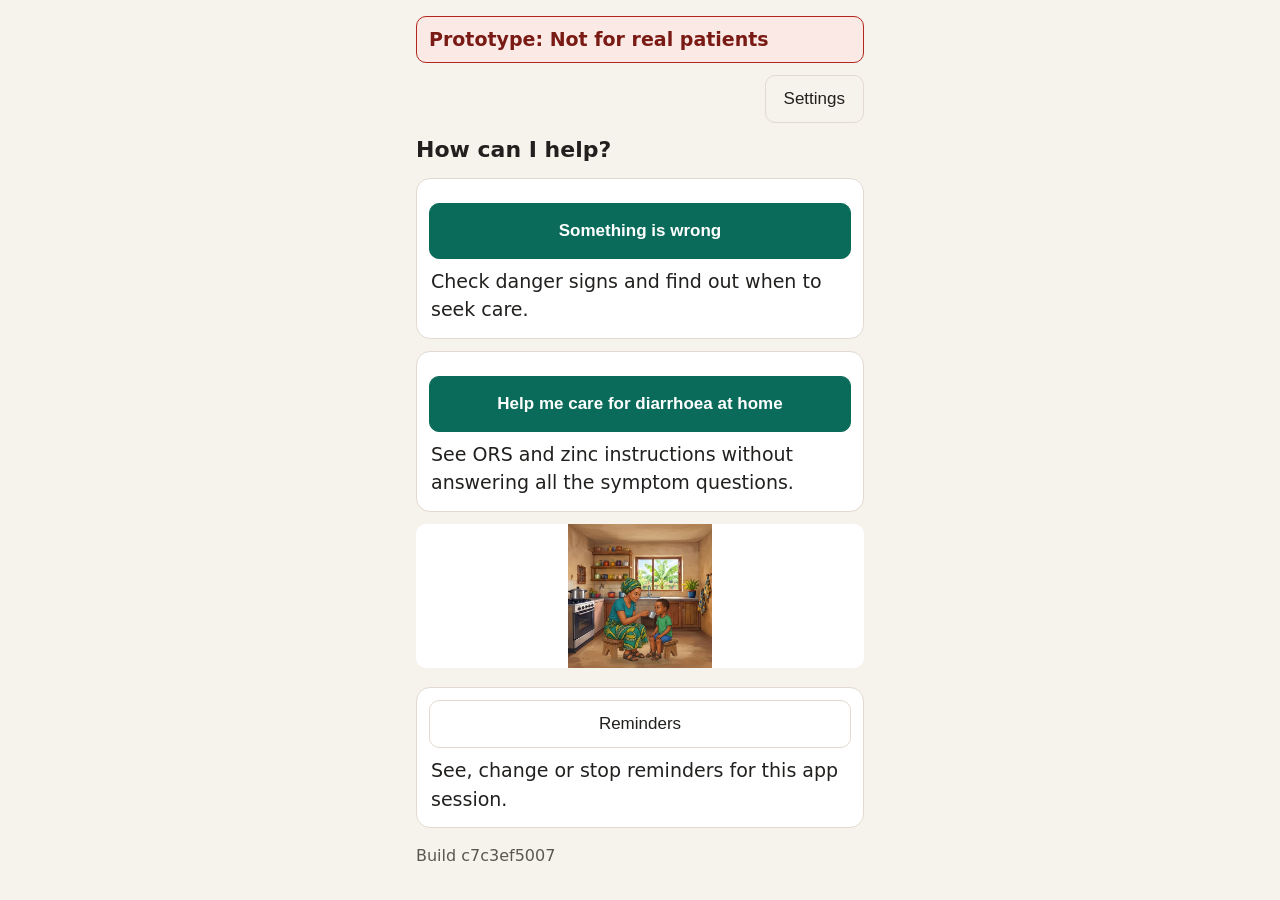
<file: ors/index.html>
<!DOCTYPE html>
<html lang="en">
<head>
<meta charset="utf-8" />
<meta name="viewport" content="width=device-width, initial-scale=1" />
<meta name="theme-color" content="#2f6f5e" />
<meta name="robots" content="noindex,nofollow">
<meta name="nurse-aunty-source-commit" content="0b58c97aee16f574b92dccb7a582c678546bc827">
<meta name="nurse-aunty-source-state" content="clean">
<title>Diarrhoea &amp; ORS</title>
<link rel="manifest" href="manifest.webmanifest">
<style>:root {--action: #0b6b5b;--action-soft: #e3f0ec;--action-dark: #0b3d35;--on-action: #ffffff;--aid: #b26b00;--aid-soft: #fdf0d9;--aid-edge: #ebd9b4;--aid-highlight: #ffe9ae;--on-aid: #6b4a00;--motion-cue: #1f6fd0;--danger: #b3261e;--danger-soft: #fbe9e6;--on-danger: #ffffff;--danger-ink: #7a1a14;--paper: #f6f2ec;--soft: #fbf7f1;--surface: #ffffff;--strip: #efe7da;--ink: #22201e;--muted: #5a5750;--line: #e2dad0;--line-strong: #b9b2a6;--accent: var(--action);--warn: var(--danger);--ok: var(--action);--bg: var(--paper);--font: system-ui, -apple-system, sans-serif;--font-mono: ui-monospace, monospace;--type-task-size: 28px;--type-task-weight: 800;--type-task-leading: 1.15;--type-section-size: 22px;--type-section-weight: 800;--type-section-leading: 1.2;--type-body-size: 19px;--type-body-weight: 400;--type-body-leading: 1.5;--type-control-size: 18px;--type-control-weight: 700;--type-control-leading: 1.3;--type-support-size: 16px;--type-support-weight: 400;--type-support-leading: 1.4;--type-count-size: 64px;--type-count-weight: 800;--space-1: 4px;--space-2: 8px;--space-3: 12px;--space-4: 16px;--space-5: 24px;--space-6: 32px;--radius-control: 12px;--radius-card: 14px;--radius-frame: 26px;--radius-pill: 999px;--touch-min: 48px;--touch-primary: 56px;--elev-card: 0 2px 6px rgba(34, 32, 30, 0.05);--elev-float: 0 10px 30px rgba(34, 32, 30, 0.1);--focus-ring: 3px solid var(--aid);--focus-offset: 2px;}.reviewer-mode {--type-task-size: 20px;--type-section-size: 16px;--type-body-size: 15px;--type-control-size: 14px;--type-support-size: 13px;--type-count-size: 46px;}@media (prefers-reduced-motion: reduce) {:root {--motion: none;}}html { color-scheme: light; }* { box-sizing: border-box; }[hidden] { display: none !important; }body { font-family: var(--font); font-size: var(--type-body-size); line-height: var(--type-body-leading);margin: 0; background: var(--paper); color: var(--ink); }.wrap { max-width: 480px; margin: 0 auto; padding: 16px; min-height: 100vh; }.banner { border: 1px solid var(--danger); background: var(--danger-soft); color: var(--danger-ink);border-radius: var(--radius-md, 10px); padding: var(--space-2, 10px) var(--space-3, 14px); font-weight: 700;margin-bottom: 12px; }.slice-tag { display: inline-block; font-size: var(--type-support-size); color: var(--muted);border: 1px solid var(--line); border-radius: var(--radius-pill, 999px); padding: 2px 10px; margin-bottom: 10px; }fieldset { border: 1px solid var(--line); border-radius: var(--radius-md, 10px); padding: 14px; margin: 0 0 14px; }legend { font-weight: 700; padding: 0 6px; }h2 { font-size: var(--type-section-size, 20px); margin: 4px 0 10px; }.field { margin: 10px 0; }.field label { display: block; font-weight: 600; margin-bottom: 6px; }input[type="date"], input[type="number"], select {font-size: 16px; padding: 10px; border: 1px solid var(--line); border-radius: 8px; width: 100%; max-width: 220px;}.choice { display: block; border: 1px solid var(--line); border-radius: var(--radius-md, 10px);padding: 12px 14px; margin: 8px 0; cursor: pointer; }.choice input { margin-right: 10px; }.choice.none-choice { border-style: dashed; }button { font-size: 17px; min-height: 48px; border-radius: var(--radius-md, 10px); border: 1px solid var(--line);background: var(--surface); color: var(--ink); padding: 0 18px; cursor: pointer; }button.primary { min-height: 56px; width: 100%; background: var(--action); color: var(--on-action);border-color: var(--action); font-weight: 700; margin-top: 12px; }button.primary[disabled] { opacity: .5; cursor: not-allowed; }button.ghost { background: transparent; }.muted { color: var(--muted); font-size: var(--type-support-size); }.result { border-radius: var(--radius-card, 14px); padding: 0; margin: 10px 0 14px; border: 2px solid var(--line);background: var(--surface); overflow: hidden; }.result.refer { border-color: var(--danger); }.result.home { border-color: var(--action); }.result.ask-more { border-color: var(--aid); }.result-band { padding: var(--space-2, 10px) var(--space-4, 16px); color: var(--on-action); font-weight: var(--type-control-weight, 700);font-size: var(--type-control-size, 17px); }.result.refer .result-band { background: var(--danger); color: var(--on-danger); }.result.home .result-band { background: var(--action); }.result.ask-more .result-band { background: var(--aid-soft); color: var(--on-aid); }.result-body { padding: var(--space-4, 16px); }.result.panel { padding: 16px; }.result-action { border: 1px solid var(--line); border-radius: var(--radius-control, 10px); padding: var(--space-3, 12px);background: var(--soft); margin: var(--space-2, 8px) 0 var(--space-3, 12px); }.result-action strong { display: block; margin-bottom: 3px; color: #172921; }.result-action-button { margin-top: 8px; width: 100%; min-height: 56px; background: var(--action); color: var(--on-action);border-color: var(--action); font-weight: 700; }.plain-list { margin: var(--space-2, 8px) 0; padding-left: 1.35em; }.plain-list li { margin: 0 0 var(--space-2, 8px); line-height: 1.45; }.plain-list li:last-child { margin-bottom: 0; }.result-why { margin-top: var(--space-3, 12px); border-top: 1px solid var(--line); padding-top: var(--space-2, 8px); }.result-why summary { cursor: pointer; font-weight: 600; }.sr-only { position: absolute; width: 1px; height: 1px; padding: 0; margin: -1px; overflow: hidden; clip: rect(0,0,0,0); white-space: nowrap; border: 0; }.request-instruction { font-weight: 700; margin-bottom: 8px; }.seller-card { display: flex; flex-direction: column; justify-content: center; min-height: 70vh;border: 3px solid var(--action); border-radius: var(--radius-control, 12px); padding: var(--space-5, 24px);background: var(--action-soft); font-family: Georgia, "Times New Roman", serif; font-size: var(--type-task-size);line-height: var(--type-task-leading); text-align: center; }.seller-card p { margin: 0; }.seller-card strong { display: block; font-family: var(--font); font-size: var(--type-section-size);text-transform: uppercase; letter-spacing: 0.04em; color: var(--action-dark); margin-bottom: var(--space-4, 16px); }.slidecontrols { display: flex; justify-content: space-between; gap: 8px; margin-top: 10px; }.slidecontrols.wrap-controls { flex-wrap: wrap; }.slidecontrols button { flex: 1 1 auto; background: var(--action); color: var(--on-action); border-color: var(--action); }.slidecontrols button.ghost { background: var(--surface); color: var(--action); }.progress-panel { border: 1px solid var(--line); border-radius: 8px; padding: 10px; background: #fbfbfd; margin-bottom: 10px; }.back-row { margin-top: 16px; }.slice-home-card { border:1px solid var(--line); background:var(--surface); padding:12px; border-radius:var(--radius-card); margin:12px 0; }.slice-home-card p { margin:8px 2px 2px; }.slice-home-card button { width:100%; }.care-warning { border:2px solid var(--danger); background:var(--danger-soft); color:var(--danger-ink); border-radius:var(--radius-card); padding:12px; white-space:pre-line; }.care-warning strong { display:block; }.care-warning button { margin:10px 0; }.due-reminder { border:2px solid var(--action); background:var(--action-soft); border-radius:var(--radius-card); padding:12px; margin:12px 0; }.due-reminder button { margin:4px; }.reminder-row { display:grid; gap:10px; border:1px solid var(--line); padding:12px; border-radius:var(--radius-card); margin:12px 0; }.reminder-row input { min-height:48px; }.slice-scene { margin: 8px 0 12px; text-align: center; }.slice-scene-image { width: 100%; max-height: 144px; object-fit: contain; border-radius: 10px; background: var(--surface); }@media (max-width: 350px) { .slice-scene-image { max-height: 115px; } }.grid { display: grid; grid-template-columns: 1fr 1fr; gap: 10px; margin-top: 10px; }.card { border: 1px solid var(--line); border-radius: 10px; padding: 12px; text-align: center; cursor: pointer; background: #fff;color: var(--ink); font-size: var(--type-support-size); min-height: 0; }.card:hover { border-color: var(--action); }.card .vol { font-size: var(--type-support-size); color: var(--muted); }.cardvisual { width: 100%; height: 82px; object-fit: contain; display: block; margin: 0 0 6px; border-radius: 6px; background: #fbfbfd; border: 1px solid #ececf2; }.containerphoto { height: 112px; background: #fff; }.visualasset { display: block; width: 100%; max-height: 210px; object-fit: contain; border-radius: 8px; background: #fff; }.inlinevisual { margin: 8px 0 12px; }.inlinevisual .visualasset { max-height: 280px; border: 1px solid #dde6e1; }.sign-example { margin: 2px 0 8px 30px; }.sign-example summary { cursor: pointer; color: var(--action-dark); font-weight: 700; min-height: 44px; display: flex; align-items: center; }.sign-example img { display: block; max-width: min(100%, 520px); height: auto; margin-top: 8px; border-radius: 6px; }.zinc-days { display: flex; flex-wrap: wrap; gap: 6px; margin: 10px 0; }.zinc-day { width: 40px; height: 40px; border: 1px solid var(--line); border-radius: 8px; display: grid;place-items: center; font-size: 13px; cursor: pointer; }.zinc-day.given { background: var(--action); color: var(--on-action); border-color: var(--action); }.steps { display: flex; gap: 6px; flex-wrap: wrap; margin: 0 0 14px; }.step { font-size: var(--type-support-size); border: 1px solid var(--line); border-radius: var(--radius-pill, 999px);padding: 3px 10px; color: var(--muted); }.step.done { border-color: var(--action-soft); color: var(--action-dark); }.step.now { border-color: var(--action); color: var(--action-dark); font-weight: 700; }.topbar { display: flex; justify-content: flex-end; margin: 0 0 10px; }.prefs-panel { border: 1px solid var(--line); border-radius: var(--radius-md, 10px); padding: 14px; margin: 0 0 14px; background: var(--surface); }.prefs-panel select { max-width: 100%; min-height: 48px; font-size: 19px; }.story-step p { margin: 0 0 8px; }</style>
</head>
<body>
<div class="wrap">
  <div class="banner">Prototype: Not for real patients</div>
  <nav class="steps" id="steps"></nav>
  <main id="screen" aria-live="polite"></main>
  <p class="muted">Build c7c3ef5007</p>
</div>
<script src="ors-slice.js"></script>
</body>
</html>
</file>
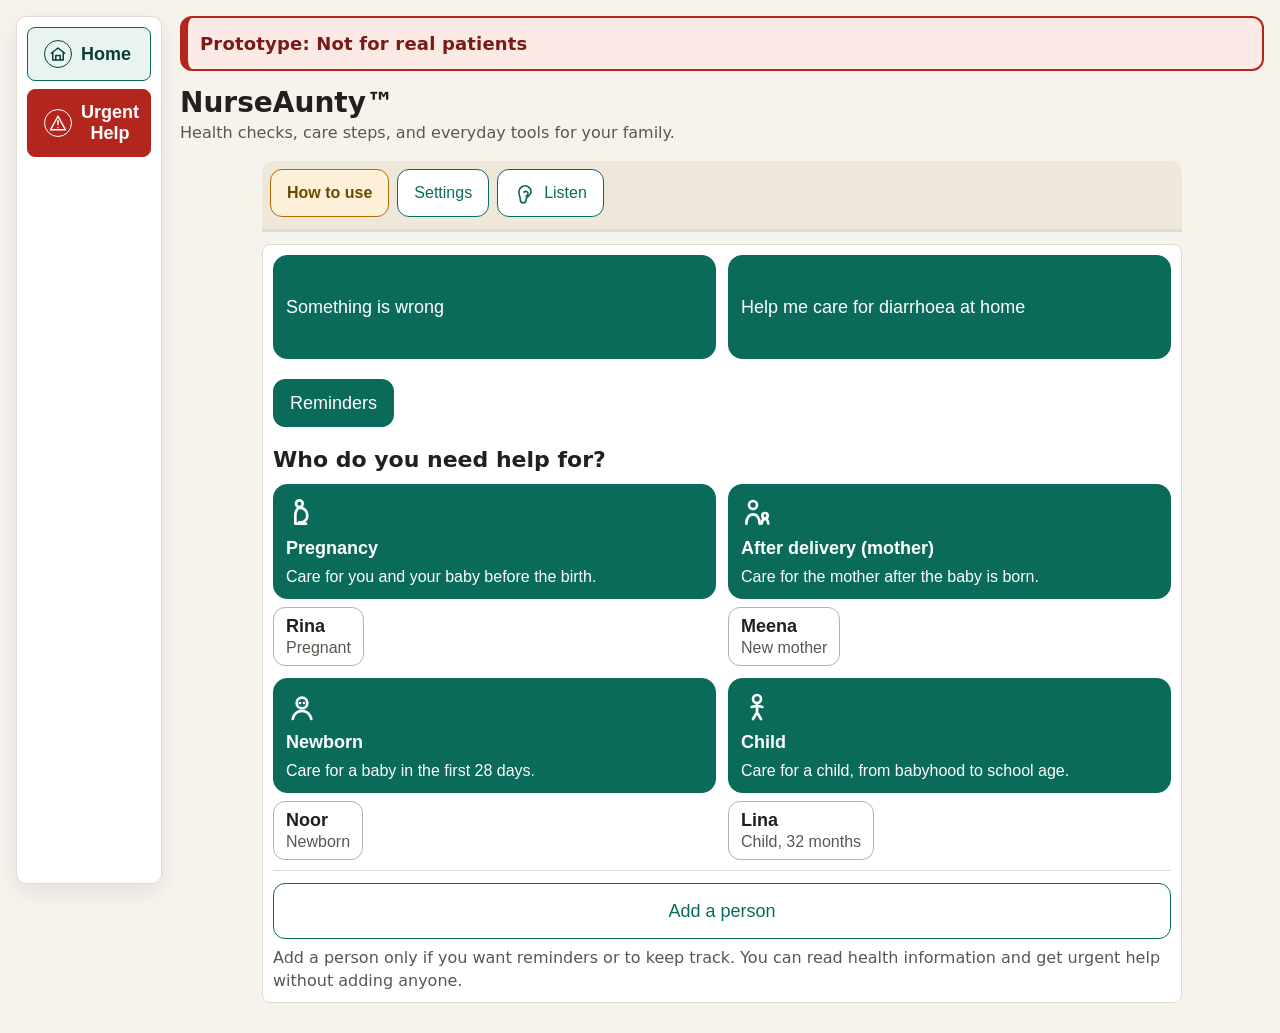
<file: apps/pwa-sandbox/index.html>
<!DOCTYPE html>
<html lang="en">
<head>
<meta name="nurse-aunty-source-commit" content="0b58c97aee16f574b92dccb7a582c678546bc827">
<meta name="nurse-aunty-source-state" content="clean">
<meta name="nurse-aunty-build-id" content="0b58c97aee16-clean">
<meta charset="utf-8" />
<meta name="viewport" content="width=device-width, initial-scale=1" />
<meta name="nurse-aunty-acceptance-baseline" content="AX-2026-08-06-01" />
<meta name="nurse-aunty-design-review-baseline" content="DR-2026-08-05-01" />
<title>NurseAunty(TM) prototype</title>
<style>
/* tokens.css
 * GENERATED FROM DESIGN.md FRONT MATTER -- DO NOT EDIT BY HAND.
 * Draft artifact for P2-D11. Regenerate with tools/generate-tokens.ts.
 *
 * Rule: this is the only file in the UI layer allowed to contain a raw hex value.
 * index.html, ui-core.js, and every module renderer consume variables only.
 */

:root {
  /* ---- colour roles ------------------------------------------------ */
  /* action: ordinary primary action, selected state, progress */
  --action: #0b6b5b;
  --action-soft: #e3f0ec;
  --action-dark: #0b3d35;
  --on-action: #ffffff;

  /* aid: the app is helping you -- read-aloud, speech highlight, help,
     stars, prototype notice. Never severity, never an action. */
  --aid: #b26b00;
  --aid-soft: #fdf0d9;
  --aid-edge: #ebd9b4;
  --aid-highlight: #ffe9ae;
  --on-aid: #6b4a00;

  /* motion-cue: descriptive movement only; it is not a clinical severity. */
  --motion-cue: #1f6fd0;

  /* danger: urgent help, urgent result, destructive confirm. Nothing else. */
  --danger: #b3261e;
  --danger-soft: #fbe9e6;
  --on-danger: #ffffff;
  --danger-ink: #7a1a14;

  /* paper: warm tonal layers replace the cool blue-grey background */
  --paper: #f6f2ec;
  --soft: #fbf7f1;
  --surface: #ffffff;
  --strip: #efe7da;

  /* ink */
  --ink: #22201e;
  --muted: #5a5750;
  --line: #e2dad0;
  --line-strong: #b9b2a6;

  /* ---- compatibility aliases -------------------------------------- */
  /* Kept so P2-D11 can land as a pure refactor of the existing sheet.
     Remove after P2-D14 when every selector uses a role name. */
  --accent: var(--action);
  --warn: var(--danger);
  --ok: var(--action);
  --bg: var(--paper);

  /* ---- type: six steps, caregiver-first --------------------------- */
  --font: system-ui, -apple-system, sans-serif;
  --font-mono: ui-monospace, monospace;

  --type-task-size: 28px;
  --type-task-weight: 800;
  --type-task-leading: 1.15;

  --type-section-size: 22px;
  --type-section-weight: 800;
  --type-section-leading: 1.2;

  --type-body-size: 19px;
  --type-body-weight: 400;
  --type-body-leading: 1.5;

  --type-control-size: 18px;
  --type-control-weight: 700;
  --type-control-leading: 1.3;

  /* floor for anything a caregiver reads. Metadata only. */
  --type-support-size: 16px;
  --type-support-weight: 400;
  --type-support-leading: 1.4;

  --type-count-size: 64px;
  --type-count-weight: 800;

  /* ---- space, shape, control size --------------------------------- */
  --space-1: 4px;
  --space-2: 8px;
  --space-3: 12px;
  --space-4: 16px;
  --space-5: 24px;
  --space-6: 32px;

  --radius-control: 12px;
  --radius-card: 14px;
  --radius-frame: 26px;
  --radius-pill: 999px;

  --touch-min: 48px;
  --touch-primary: 56px;

  /* two elevation levels, no more */
  --elev-card: 0 2px 6px rgba(34, 32, 30, 0.05);
  --elev-float: 0 10px 30px rgba(34, 32, 30, 0.1);

  --focus-ring: 3px solid var(--aid);
  --focus-offset: 2px;
}

/* Reviewer mode is the exception, not the base.
   Caregiver sizes above are the default for every caregiver-facing surface. */
.reviewer-mode {
  --type-task-size: 20px;
  --type-section-size: 16px;
  --type-body-size: 15px;
  --type-control-size: 14px;
  --type-support-size: 13px;
  --type-count-size: 46px;
}

@media (prefers-reduced-motion: reduce) {
  :root {
    --motion: none;
  }
}

</style>
<style>
  /* This design commits to one light palette and paints its own background, so say so. Without it
     a dark-mode device paints any control we have not styled from its dark user-agent theme,
     against our light surfaces. */
  html { color-scheme: light; }
  * { box-sizing: border-box; }
  /* Author CSS must never make an element with the HTML hidden attribute visible. */
  [hidden] { display: none !important; }
  body { font-family:var(--font); font-size:var(--type-body-size); line-height:var(--type-body-leading); margin:0; background:var(--paper); color:var(--ink); }
  .wrap { max-width: none; min-height:100vh; margin: 0; padding: 16px 16px 16px 180px; }
  .appnav { position:fixed; left:16px; top:16px; bottom:16px; width:146px; z-index:30; display:flex; flex-direction:column; gap:8px; padding:10px; border:1px solid var(--line); border-radius:10px; background:#fff; box-shadow:0 8px 22px rgba(20,28,48,.08); }
  .navitem { width:100%; min-height:54px; display:flex; align-items:center; gap:9px; justify-content:flex-start; background:#fff; color:var(--ink); border-color:var(--line); border-radius:8px; font-weight:700; }
  .navitem.active { border-color:var(--accent); background:#e9f4f1; color:#0b3d35; }
  .navitem.urgent { border-color:var(--danger); background:var(--danger); color:var(--on-danger); min-height:var(--touch-primary); }
  .navitem.urgent.active { background:var(--danger-ink); border-color:var(--danger-ink); color:var(--on-danger); }
  .navitem.urgent .navicon svg { stroke:var(--on-danger); }
  .navicon { width:28px; height:28px; border-radius:50%; display:inline-grid; place-items:center; border:1px solid currentColor; font-size:var(--type-support-size); line-height:1; flex:0 0 auto; }
  .navicon svg { width:18px; height:18px; fill:none; stroke:currentColor; stroke-width:2; stroke-linecap:round; stroke-linejoin:round; }
  .appmain { max-width: 780px; margin:0 auto; }
  .screenbar { position:sticky; top:0; z-index:20; display:flex; align-items:center; gap:10px; min-width:0; max-width:100%; padding:8px 0 10px; background:var(--bg); }
  .screenbar.hidden { display:none; }
  /* The work panels are scrolled to with scrollIntoView({block:"start"}), which aligns their top to
     the top of the viewport - which is where the sticky .screenbar already is. Without this, opening
     a story card left the top of the panel UNDER the bar: measured 2026-11-09 at 390px, the first
     83px of the "moved out" comic - a quarter of the picture, including the start of the baby's
     speech - were behind it when the card opened, and the caregiver had to scroll up to read a
     sentence the app had just scrolled past. Keeping the whole bar's height clear costs nothing on
     screens that do not scroll, because scroll-margin only applies when something scrolls them. */
  #slideshow, #triagepanel { scroll-margin-top:140px; }
  .screenbar button { flex:0 0 auto; }
  .screenlabel { min-width:0; font-weight:var(--type-section-weight); font-size:var(--type-control-size); line-height:var(--type-control-leading); overflow-wrap:normal; word-break:normal; hyphens:none; }
  #slidetitle.duplicate-shell-title { display:none; }
  .progressstrip { display:flex; gap:6px; flex-wrap:wrap; margin-left:auto; counter-reset: step; }
  .progressstep { counter-increment: step; border:1px solid var(--line); border-radius:var(--radius-pill); padding:var(--space-1) var(--space-2); background:var(--surface); color:var(--muted); font-size:var(--type-support-size); display:inline-flex; align-items:center; gap:var(--space-1); }
  .progressstep::before { content: counter(step); width:24px; height:24px; border-radius:50%; display:inline-grid; place-items:center; background:var(--strip); color:var(--muted); font-size:var(--type-support-size); font-weight:var(--type-control-weight); }
  /* A lone chip that already reads "Step 5 of 7" must not also show the strip's counter, which
     rendered as "1 Step 5 of 7". */
  .progressstep-solo::before { content:none; }
  .progressstep.done { border-color:var(--action-soft); color:var(--action-dark); }
  .progressstep.done::before { content:"\2713"; background:var(--action-soft); color:var(--action-dark); }
  .progressstep.skipped { border-style:dashed; color:var(--muted); }
  .progressstep.skipped::before { content:"\2014"; background:var(--strip); color:var(--muted); }
  .progressstep.active { border-color:var(--action); background:var(--action-soft); color:var(--action-dark); font-weight:var(--type-control-weight); }
  .progressstep.active::before { background:var(--action); color:var(--on-action); }
  /* External review mgilkey B11: the prototype warning "is in a fine-print type, but should be
     shouted, not subtle". It is the one disclaimer the app is allowed to show, once, in this
     standard header (UI-STANDARDS 13a), so it carries its weight here instead of being repeated
     quietly elsewhere. */
  .banner { display:flex; align-items:baseline; justify-content:space-between; gap:var(--space-3); flex-wrap:wrap; background:var(--danger-soft); border:2px solid var(--danger); border-left-width:8px; border-radius:var(--radius-control); padding:var(--space-3); font-size:var(--type-control-size); font-weight:var(--type-control-weight); letter-spacing:0.01em; color:var(--danger-ink); margin-bottom:var(--space-4); }
  body.task-active .wrap > h1, body.task-active .wrap > .sub, body.task-active .wrap > .status { display:none; }
  body.task-active .banner { margin-bottom:var(--space-2); padding:var(--space-1) var(--space-2); }
  /* The review-build stamp used to float, which collided with the banner text once the disclaimer
     was given its proper weight (mgilkey B11). The banner is a flex row now, so the stamp sits
     beside the disclaimer and wraps under it on a narrow screen instead of across it. */
  /* David, 2026-08-20: the "Review file ..." stamp can be small and faint. It is a build
     identifier for reviewers, not something a caregiver needs to read, so it stays out of the
     disclaimer's way entirely. */
  .review-build { margin-left:auto; font-size:var(--type-caption-size); font-weight:400; letter-spacing:0; white-space:nowrap; color:var(--muted); opacity:.55; }
  .status { font-size:var(--type-support-size); margin:0 0 var(--space-3); color:var(--muted); }
  h1 { font-size:var(--type-task-size); line-height:var(--type-task-leading); margin:var(--space-1) 0 2px; }
  h2 { font-size:var(--type-section-size); line-height:var(--type-section-leading); margin:var(--space-4) 0 var(--space-2); }
  .sub { color:var(--muted); font-size:var(--type-support-size); margin-bottom:var(--space-4); }
  .toolbar { display: grid; grid-template-columns: 1fr auto; gap: 8px; margin: 12px 0; }
  .search { min-height:var(--touch-primary); padding:var(--space-3); border:1px solid var(--line); border-radius:var(--radius-control); font-size:var(--type-control-size); width:100%; background:var(--surface); color:var(--ink); }
  .tabs, .chips { display: flex; gap: 8px; flex-wrap: wrap; margin: 8px 0 12px; }
  #maindoors { display:none; }
  .chip, .tab { border:1px solid var(--line); background:var(--surface); color:var(--ink); border-radius:var(--radius-pill); padding:var(--space-2) var(--space-3); min-height:var(--touch-min); display:inline-flex; align-items:center; justify-content:center; font-size:var(--type-support-size); }
  .chip.active, .tab.active { border-color: var(--accent); background: #e9f4f1; color: var(--accent); }
  .tab.dangerdoor, #showtriage { border-color: var(--warn); background:#fff; color:var(--warn); font-weight:700; }
  .tab.dangerdoor.active, #showtriage:focus { background:#fdebea; color:#8f1f18; }
  #showtriage { display:none; }
  .feature-grid { display: grid; grid-template-columns: 1fr; gap: 8px; margin-bottom: 14px; }
  .feature { border:1px solid var(--line); border-radius:var(--radius-card); padding:var(--space-3); background:var(--surface); text-align:left; color:var(--ink); }
  .feature strong { display:block; font-size:var(--type-control-size); line-height:var(--type-control-leading); margin-bottom:var(--space-1); }
  .feature span { display:inline-block; font-size:var(--type-support-size); color:var(--muted); margin-right:var(--space-2); }
  .feature .statuspill, .feature .cardmeta { display:none; }
  /* The sum beside the ORS measuring picture: large, numeric, and unmissable, because it exists to
     be checked at a glance rather than read (external review mgilkey C5). */
  /* External review mgilkey D6: "if the user can't read, how do they know which button is the read
     aloud button?" The Listen control in the chrome already carries an ear glyph; the in-page
     read-aloud family now carries the same glyph plus a pause and a restart mark, and shares one
     tint so the three read as a group rather than as three more page buttons (D9). */
  .audio-ctl { display:inline-flex; align-items:center; gap:var(--space-2); }
  /* The shared tint applies in the quiet state only. On a screen where read-aloud is the live
     primary action, the runtime drops .ghost and the action treatment wins - the icon still marks
     it as read-aloud, which is the part mgilkey D6 asked for. */
  .audio-ctl.ghost { border-color:var(--aid-edge); background:var(--aid-soft); color:var(--on-aid); }
  .audio-ctl[disabled] { opacity:.55; }
  .ctl-icon { width:20px; height:20px; flex:0 0 auto; fill:none; stroke:currentColor; stroke-width:2; stroke-linecap:round; stroke-linejoin:round; }
  .audio-ctl .ctl-icon rect { fill:currentColor; stroke:none; }
  .measure-sum { margin:var(--space-2) 0 0; text-align:center; font-size:var(--type-section-size); font-weight:var(--type-section-weight); letter-spacing:0.02em; color:var(--action-dark); background:var(--action-soft); border-radius:var(--radius-control); padding:var(--space-2) var(--space-3); }
  /* External review mgilkey C13: checklist spacing was far wider than necessary, which pushed the
     questions off screen and cost height budget the clinical gate measures. */
  .checklist-controls label, .slidecontrols label { padding-top:var(--space-1); padding-bottom:var(--space-1); }
  .dose-note { font-size:var(--type-support-size); color:var(--ink); background:var(--aid-soft); border-left:4px solid var(--aid-edge); padding:var(--space-2) var(--space-3); margin:var(--space-2) 0 0; border-radius:0 var(--radius-control) var(--radius-control) 0; }
  .feature .tier-note { display:block; margin-top:var(--space-1); margin-right:0; font-size:var(--type-caption-size); color:var(--muted); font-style:italic; }
  /* Whole image, never a cropped slice: cropping a clinical thumbnail can cut off the sign it
     exists to show. What was wrong was the box, not the fit. A fixed 132px height letterboxed
     everything, so the most extreme portrait thumbnail (364x1004) rendered 48px wide and read as
     "no image" - David, 2026-08-20: "I do not see any images". The box is now 3:2, which is the
     ratio 21 of the 26 catalogue thumbnails already are, so those fill it exactly and that same
     portrait gets 229px of height instead of 132. Still object-fit:contain; nothing is cropped. */
  .featurethumb { display:block; width:100%; aspect-ratio:3/2; height:auto; object-fit:contain; object-position:center; border-radius:6px; border:1px solid #e4ece8; background:#fff; margin:6px 0 8px; }
  /* Engines without aspect-ratio keep a fixed height rather than collapsing to nothing. */
  @supports not (aspect-ratio: 3 / 2) { .featurethumb { height:220px; } }
  .demo-panel { border:1px solid var(--line); border-radius:8px; padding:12px; background:#fff; margin:0 0 14px; }
  .demo-head { display:flex; justify-content:space-between; gap:10px; align-items:flex-start; margin-bottom:10px; }
  .demo-head strong { display:block; font-size:var(--type-control-size); margin-bottom:2px; }
  .demo-head span { display:block; font-size:var(--type-support-size); color:var(--muted); }
  .demo-actions { display:grid; grid-template-columns:1fr; gap:8px; }
  .demo-action { border:1px solid var(--line); border-radius:var(--radius-control); padding:var(--space-3); background:var(--soft); color:var(--ink); text-align:left; }
  .demo-action strong { display:block; font-size:var(--type-control-size); margin-bottom:3px; }
  .demo-action span { display:block; font-size:var(--type-support-size); color:var(--muted); }
  .demo-action.primary { border-color:var(--accent); background:#e9f4f1; }
  /* External review mgilkey D1: the top-chrome buttons "initially look as though they are
     integrated into the page, not outside the current page". They are app-wide controls, so they
     now read as a separate strip - their own surface, a rule beneath it, and a distinct tint -
     rather than as three more buttons belonging to whatever screen is open. */
  .profilebar { display:flex; justify-content:space-between; gap:var(--space-2); align-items:center; font-size:var(--type-support-size); color:var(--muted); margin:0 0 var(--space-3); padding:var(--space-2) var(--space-2) var(--space-3); background:var(--strip); border-bottom:3px solid var(--line); border-radius:var(--radius-control) var(--radius-control) 0 0; }
  .profilebar button { font-size:var(--type-support-size); min-height:var(--touch-min); }
  /* Chrome buttons that open a panel say so while it is open, rather than leaving the caregiver to
     infer it (mgilkey A2). */
  /* External review mgilkey D5: "How to use" is the control a first-time caregiver needs most, so
     it comes first and is the one chrome button that is not quiet. D2: every chrome button shares
     one height and alignment, which the Listen button did not. */
  .profilebar button { display:inline-flex; align-items:center; justify-content:center; gap:var(--space-2); }
  .profilebar button.chrome-help { border-color:var(--aid); background:var(--aid-soft); color:var(--on-aid); font-weight:var(--type-control-weight); }
  .profilebar button.chrome-open { border-color:var(--accent); background:#e9f4f1; color:#0b3d35; font-weight:var(--type-control-weight); }
  .profile-actions { display:flex; flex-wrap:wrap; align-items:stretch; gap:var(--space-2); min-width:0; }
  .profile-actions > button { display:inline-flex; align-items:center; justify-content:center; }
  .profilebar select { min-height:48px; padding:8px; border:1px solid var(--line); border-radius:8px; background:#fff; color:var(--ink); }
  .prefs-head { display:flex; justify-content:space-between; align-items:flex-start; gap:10px; }
  .today-panel, .prefs-panel { border:1px solid var(--line); border-radius:8px; padding:10px; background:#fff; margin:0 0 14px; }
  .today-panel { display:grid; gap:10px; }
  /* The standalone carries every review image inside one file and can take time to start on
     a low-powered machine.  Until the real app has mounted, never expose the static fallback
     controls: they look usable but have no handlers, which made the seeded family appear empty
     and Add a person appear frozen. */
  body.app-loading .appnav,
  body.app-loading #appmain { visibility:hidden; pointer-events:none; }
  body.app-loading .status { display:block; }
  .today-layout { display:grid; grid-template-columns:1.25fr .85fr; gap:10px; align-items:stretch; }
  .today-main, .today-side { border:1px solid var(--line); border-radius:8px; background:#fbfbfd; padding:10px; }
  .today-main { display:grid; grid-template-columns:1fr auto; gap:10px; align-items:center; }
  .today-family { display:flex; flex-wrap:wrap; gap:6px; margin-top:8px; }
  .today-person { border:1px solid var(--line); border-radius:var(--radius-pill); padding:7px 10px; background:var(--surface); font-weight:var(--type-control-weight); font-size:var(--type-support-size); color:var(--ink); }
  .today-reminders { display:grid; gap:7px; margin-top:8px; }
  .today-reminder { border-left:4px solid var(--action); padding:7px 8px; background:var(--surface); border-radius:var(--radius-control); font-size:var(--type-support-size); }
  #homequick { display:grid; gap:10px; }
  .quick-care-intro { border:2px solid var(--danger); border-radius:var(--radius-card); background:var(--danger-soft); padding:var(--space-3); }
  .quick-care-intro p { white-space:pre-line; }
  .quick-care-intro button { min-height:48px; margin:5px; }
  /* Urgent Help is red everywhere it appears, as on the bottom bar. */
  .quick-care-intro #homecarecheck { background:var(--danger); border-color:var(--danger); color:var(--on-danger); }
  .today-shortcuts { margin-top:10px; display:flex; justify-content:flex-start; }
  .today-shortcuts button { min-height:48px; }
  .today-reminder.due { border-left-color:var(--danger); }
  .today-reminder button { min-height:48px; margin:4px 2px; }
  .today-reminder strong { font-size:var(--type-support-size); }

  /* Home: four stage buttons, with the people she added under the stage that matches them. */
  .home-heading { font-size:var(--type-section-size); line-height:var(--type-section-leading); margin:0; }
  .stage-list { display:grid; grid-template-columns:repeat(2,minmax(0,1fr)); gap:var(--space-3); }
  .stage-block { display:grid; gap:var(--space-2); align-content:start; min-width:0; }
  .stage-button { min-height:104px; display:flex; flex-direction:column; align-items:flex-start; justify-content:center; gap:var(--space-2); text-align:left; padding:var(--space-3); background:var(--action); border-color:var(--action); color:var(--on-action); border-radius:var(--radius-card); }
  .stage-button strong, .stage-button span.stage-name { color:var(--on-action); font-size:var(--type-control-size); line-height:var(--type-control-leading); font-weight:var(--type-control-weight); }
  .today-panel .stage-button span { color:var(--on-action); margin-top:0; }
  .stage-icon { width:32px; height:32px; flex:0 0 auto; }
  .stage-icon svg { width:100%; height:100%; fill:none; stroke:var(--on-action); stroke-width:2; stroke-linecap:round; stroke-linejoin:round; }
  .stage-people { display:flex; flex-wrap:wrap; gap:var(--space-2); }
  .home-person { min-height:var(--touch-min); background:var(--surface); color:var(--ink); border:1px solid var(--line-strong); border-radius:var(--radius-control); padding:var(--space-2) var(--space-3); text-align:left; font-size:var(--type-support-size); }
  .home-add { display:grid; gap:var(--space-2); border-top:1px solid var(--line); padding-top:var(--space-3); }
  .home-add p { margin:0; font-size:var(--type-support-size); color:var(--muted); }
  .stage-panel h2 { font-size:var(--type-section-size); line-height:var(--type-section-leading); margin:0 0 var(--space-2); }
  .topic-urgent { border:2px solid var(--danger); background:var(--danger-soft); color:var(--danger-ink); }
  .topic-urgent strong { color:var(--danger-ink); }
  .topic-button strong, .topic-urgent strong { display:block; font-size:var(--type-control-size); }
  .topic-gate { border:2px solid var(--aid-edge); background:var(--aid-soft); border-radius:var(--radius-card); padding:var(--space-3); margin-bottom:var(--space-3); display:grid; gap:var(--space-2); }
  .topic-gate p { margin:0; font-size:var(--type-body-size); }
  .topic-gate .gate-people { display:flex; flex-wrap:wrap; gap:var(--space-2); }
  .feature .personal-tag { display:inline-block; border:1px solid var(--aid-edge); background:var(--aid-soft); color:var(--on-aid); border-radius:var(--radius-pill); padding:0 var(--space-2); font-size:var(--type-support-size); }
  .urgent-stages { display:grid; grid-template-columns:repeat(2,minmax(0,1fr)); gap:var(--space-3); width:100%; }
  .urgent-stage { min-height:var(--touch-primary); background:var(--danger); border-color:var(--danger); color:var(--on-danger); font-size:var(--type-control-size); font-weight:var(--type-control-weight); border-radius:var(--radius-card); }
  .catalog-step { margin:0 0 12px; }
  .show-more { width:100%; min-height:48px; margin-top:4px; }
  .today-panel strong, .prefs-panel strong { display:block; font-size:var(--type-control-size); }
  .today-panel span, .prefs-panel span { display:block; font-size:var(--type-support-size); color:var(--muted); margin-top:2px; }
  .prefs-grid { display:grid; grid-template-columns:1fr 1fr; gap:8px; margin-top:10px; }
  .prefs-grid label { display:block; font-size:var(--type-support-size); color:var(--ink); }
  .prefs-grid select, .prefs-grid input[type="time"] { width:100%; min-height:var(--touch-primary); margin-top:var(--space-1); padding:var(--space-2); border:1px solid var(--line); border-radius:var(--radius-control); background:var(--surface); color:var(--ink); font-size:var(--type-control-size); }
  .prefs-checks { display:grid; gap:var(--space-2); margin-top:var(--space-3); font-size:var(--type-support-size); }
  .prefs-checks label { min-height:var(--touch-min); display:flex; align-items:center; gap:var(--space-2); }
  .reviewer-settings { margin-top:14px; border:1px solid var(--line); border-radius:8px; background:#f7f8f9; padding:8px 10px; }
  .reviewer-settings summary { min-height:48px; display:flex; align-items:center; cursor:pointer; font-weight:800; color:#3f4850; }
  .reviewer-settings .reviewer-note { margin:0 0 8px; color:var(--muted); font-size:var(--type-support-size); }
  .family-panel { border:1px solid var(--line); border-radius:8px; padding:10px; background:#fff; margin: 0 0 14px; }
  .family-panel .row { display:grid; grid-template-columns: 1fr 1fr 1fr auto; gap:8px; margin-top:8px; }
  .family-panel input, .family-panel select { min-width:0; padding:9px; border:1px solid var(--line); border-radius:8px; background:#fff; color:var(--ink); }
  .family-edit { margin-top:8px; }
  .family-edit summary { min-height:var(--touch-min); display:flex; align-items:center; color:var(--ink); cursor:pointer; font-size:var(--type-control-size); }
  .people { display:grid; grid-template-columns:repeat(auto-fit,minmax(180px,1fr)); gap:8px; margin-top:8px; }
  .person-card { display:grid; grid-template-columns:minmax(0,1fr) auto; gap:6px; min-width:0; }
  .person { width:100%; border:1px solid var(--line); border-radius:var(--radius-control); padding:var(--space-2) var(--space-3); min-height:var(--touch-primary); background:var(--surface); color:var(--ink); text-align:left; font-size:var(--type-control-size); }
  .person strong { display:block; }
  .person span { display:block; margin-top:var(--space-1); color:var(--muted); font-size:var(--type-support-size); font-weight:var(--type-support-weight); }
  .edit-person { min-width:64px; padding:8px 10px; border-radius:12px; }
  .person-editor-actions { display:flex; gap:6px; flex-wrap:wrap; }
  .person-edit-feedback { margin:8px 0 0; border-radius:8px; padding:10px; background:#e9f4f1; color:#173f37; font-weight:750; }
  .person-edit-feedback:empty { display:none; }
  @media (max-width:720px) {
    .family-panel .row { grid-template-columns:minmax(0,1fr); }
    .person-editor-actions button { flex:1 1 8rem; }
  }
  .module-manager { border-top:1px solid var(--line); margin-top:10px; padding-top:10px; }
  .module-head { display:flex; justify-content:space-between; gap:8px; align-items:center; min-height:var(--touch-min); font-size:var(--type-support-size); color:var(--muted); margin-bottom:8px; }
  .module-head label { display:flex; align-items:center; gap:6px; min-height:48px; white-space:nowrap; }
  .module-head input { width:18px; height:18px; min-width:18px; padding:0; }
  .module-toggles { display:flex; gap:6px; overflow-x:auto; padding-bottom:2px; }
  .module-toggle { flex:0 0 auto; border-color:var(--line); background:var(--surface); color:var(--ink); border-radius:var(--radius-pill); padding:8px 12px; min-height:var(--touch-min); font-size:var(--type-control-size); }
  .module-toggle.active { border-color:var(--accent); background:#e9f4f1; color:var(--accent); }
  .section { margin-bottom: 14px; }
  fieldset { border: 1px solid var(--line); border-radius: 10px; margin: 0 0 14px; padding: 12px 14px; background: #fff; }
  legend { font-weight:var(--type-control-weight); font-size:var(--type-control-size); padding:0 var(--space-2); background:var(--surface); }
  .field label { display:block; font-size:var(--type-support-size); margin-bottom:var(--space-2); color:var(--ink); }
  input[type="date"], input[type="number"], .field select { min-height:var(--touch-primary); padding:var(--space-3); border:1px solid var(--line); border-radius:var(--radius-control); font-size:var(--type-control-size); width:100%; background:var(--surface); color:var(--ink); }
  .muted { color:var(--muted); font-size:var(--type-support-size); line-height:var(--type-support-leading); margin-top:var(--space-2); }
  .sign { display:flex; align-items:center; gap:var(--space-3); padding:var(--space-3) var(--space-4); min-height:var(--touch-primary); border:2px solid var(--line); border-radius:var(--radius-control); background:var(--surface); font-size:var(--type-body-size); line-height:var(--type-body-leading); cursor:pointer; }
  .sign input { width:28px; height:28px; flex:0 0 auto; accent-color:var(--action); }
  .sign:has(input:checked) { border-color:var(--action); background:var(--action-soft); color:var(--action-dark); }
  .rrbox { display: flex; align-items: center; gap: 12px; flex-wrap: wrap; }
  .rr-count-panel { flex:1 1 100%; display:grid; gap:var(--space-2); padding:var(--space-3); border:1px solid var(--aid-edge); border-radius:var(--radius-control); background:var(--aid-soft); }
  .rr-clock { font-size:clamp(2rem,12vw,4rem); line-height:1; font-weight:800; color:var(--on-aid); font-variant-numeric:tabular-nums; }
  .rr-progress { width:100%; height:12px; overflow:hidden; border-radius:var(--radius-pill); background:var(--surface); border:1px solid var(--aid-edge); }
  .rr-progress > span { display:block; width:100%; height:100%; background:var(--aid); transition:width .2s linear; }
  .rr-count-actions { display:flex; gap:var(--space-2); flex:1 1 100%; flex-wrap:wrap; }
  button { min-width:var(--touch-min); min-height:var(--touch-primary); font-size:var(--type-control-size); padding:var(--space-3) var(--space-4); border-radius:var(--radius-control); border:1px solid var(--action); background:var(--action); color:var(--on-action); cursor:pointer; }
  button.ghost { background:var(--surface); color:var(--action); }
  .result-secondary-actions { margin:var(--space-2) 0 0; text-align:left; }
  .result-secondary-actions button.ghost { min-height:var(--touch-min); padding:var(--space-2) var(--space-3); border-color:transparent; text-decoration:underline; }
  button:disabled { opacity:.55; cursor:not-allowed; }
  .visually-hidden { display:none !important; }
  button.tap { font-size:var(--type-control-size); padding:18px 22px; min-width:160px; }
  #assess { width:100%; font-size:var(--type-control-size); padding:14px; margin:4px 0 16px; }
  #assess:disabled { opacity:.5; cursor:default; }
  .result { border-radius:var(--radius-card); padding:0; margin-bottom:var(--space-4); border:2px solid var(--line); background:var(--surface); overflow:hidden; }
  .result.refer { border-color:var(--danger); } .result.home { border-color:var(--action); } .result.ask-more { border-color:var(--aid); }
  .result-band { padding:var(--space-2) var(--space-4); color:var(--on-action); font-weight:var(--type-control-weight); letter-spacing:0; font-size:var(--type-control-size); }
  .result.refer .result-band { background:var(--danger); color:var(--on-danger); }
  .result.home .result-band { background:var(--action); }
  .result.ask-more .result-band { background:var(--aid-soft); color:var(--on-aid); }
  .result-body { padding:var(--space-4); }
  .result h2 { margin:0 0 var(--space-2); font-size:var(--type-task-size); line-height:var(--type-task-leading); text-transform:none; }
  .result-action { border:1px solid var(--line); border-radius:var(--radius-control); padding:var(--space-3); background:var(--soft); margin:var(--space-2) 0 var(--space-3); font-size:var(--type-body-size); }
  .result-action strong { display:block; margin-bottom:3px; color:#172921; }
  .grid { display: grid; grid-template-columns: 1fr 1fr; gap: 10px; margin-top: 10px; }
  .card { border: 1px solid var(--line); border-radius: 10px; padding: 12px; text-align: center; cursor: pointer; background:#fff; }
  .card:hover { border-color:var(--action); } .card .vol { font-size:var(--type-support-size); color:var(--muted); }
  .card.selected { border-color: var(--accent); box-shadow: 0 0 0 3px rgba(0,123,94,.14); background:#f7fffc; }
  .ors-container-choice { width:100%; color:var(--text); font:inherit; }
  .result-action-button { margin-top:8px; width:100%; }
  /* One action per line. A danger-sign list is a list, not a comma chain inside a sentence. */
  .plain-list { margin:var(--space-2) 0; padding-left:1.35em; }
  .plain-list li { margin:0 0 var(--space-2); line-height:1.45; }
  .plain-list li:last-child { margin-bottom:0; }
  /* The counted-out fills. The row scrolls rather than shrinking the vessels, because a glyph
     small enough to fit six on a 320px screen is no longer countable. */
  .ors-arithmetic { margin:var(--space-3) 0; }
  .ors-arithmetic svg { display:block; width:100%; max-width:340px; height:auto; }
  .ors-arithmetic figcaption { margin-top:var(--space-2); font-size:var(--type-body-size); font-weight:600; }
  .ors-arithmetic-source { margin-top:2px; }
  /* The resolved sachet volume, stated so it can be corrected rather than assumed silently. */
  .sachet-resolve { margin-bottom:var(--space-3); }
  .sachet-resolve .sachet-assumed { font-weight:600; margin:0 0 var(--space-2); }
  .sachet-choice { width:100%; }
  .request-card { scroll-margin-top:16px; }
  .request-instruction { font-weight:700; margin-bottom:8px; }
  /* The message a pharmacist or health worker reads off the caregiver's phone, so it is sized for
     someone across a counter: it fills most of one screen at the task type size. David, 2026-09-02:
     "The PLEASE PROVIDE message has to fill almost all of one screen." */
  .seller-card { display:flex; flex-direction:column; justify-content:center; min-height:70vh; border:3px solid var(--action); border-radius:var(--radius-control); padding:var(--space-5); background:var(--action-soft); font-family:Georgia, "Times New Roman", serif; font-size:var(--type-task-size); line-height:var(--type-task-leading); text-align:center; }
  .seller-card p { margin:0; }
  .seller-card strong { display:block; font-family:var(--font); font-size:var(--type-section-size); text-transform:uppercase; letter-spacing:0.04em; color:var(--action-dark); margin-bottom:var(--space-4); }
  .fineprint { font-size:var(--type-support-size); line-height:var(--type-support-leading); color:var(--muted); border-top:1px solid var(--line); margin-top:10px; padding-top:8px; }
  .mix-instruction { border:2px solid var(--accent); border-radius:10px; background:#f7fffc; padding:12px; margin-top:12px; }
  .mix-instruction h3 { margin:0 0 8px; font-size:var(--type-control-size); }
  .trace { font-family:var(--font-mono); font-size:var(--type-support-size); background:var(--strip); border-radius:var(--radius-control); padding:10px; white-space:pre-wrap; margin-top:12px; color:var(--ink); }
  .slidebox .trace:not(details) { display:none; }
  .imgph { border:1px dashed var(--line-strong); border-radius:var(--radius-control); padding:6px 8px; font-size:var(--type-support-size); color:var(--muted); margin:2px 0 4px 30px; background:var(--soft); }
  .card .imgph { margin:0 0 6px; }
  .questionasset { margin: 4px 0 10px 30px; max-width: 220px; border: 1px solid #e2ded5; border-radius: 8px; background: #fffaf0; padding: 8px; }
  .questionasset img { display: block; width: 100%; aspect-ratio: 1 / 1; object-fit: contain; border-radius: 6px; background: #faf8f2; }
  .questionasset figcaption { margin-top:6px; font-size:var(--type-support-size); line-height:var(--type-support-leading); color:var(--muted); }
  .questionasset details { margin-top:8px; }
  .questionasset summary { cursor:pointer; color:var(--accent); font-weight:750; min-height:44px; display:flex; align-items:center; }
  .questionasset details img { margin-top:8px; width:min(82vw, 520px); max-width:none; aspect-ratio:auto; }
  /* The "Show me" example beside a clinical sign had no rule of its own, so every one of these
     images rendered at its intrinsic pixel width inside a phone. Measured at 390px on 2026-08-27:
     the skin-pinch example was 625px and the blood-in-stool example 1024px, both running off the
     side of the screen with the page scrolling sideways to follow - and the streaks that are the
     entire point of the blood-in-stool picture sat outside the viewport. The sunken-eyes example
     fitted only because that file happens to be 242px wide.
     max-width rather than width: a small example is not upscaled into a blurry one. */
  /* The "Show me" example beside a clinical sign had no rule of its own, so every one of these
     images rendered at its intrinsic pixel width inside a phone. Measured at 390px on 2026-08-27:
     the skin-pinch example was 625px and the blood-in-stool example 1024px, both running off the
     side of the screen with the page scrolling sideways to follow - and the streaks that are the
     entire point of the blood-in-stool picture sat outside the viewport. The sunken-eyes example
     fitted only because that file happens to be 242px wide.
     max-width rather than width: a small example is not upscaled into a blurry one. */
  /* The "Show me" example beside a clinical sign had no rule of its own, so every one of these
     images rendered at its intrinsic pixel width inside a phone. Measured at 320px on 2026-08-27:
     the skin-pinch example was 625px and the blood-in-stool example 1024px, both running off the
     side of the screen - and the streaks that are the entire point of the blood-in-stool picture
     sat outside the viewport. The sunken-eyes example fitted only because that file happens to be
     242px wide, which is luck rather than layout.
     max-width rather than width: a small example is not upscaled into a blurry one. */
  .sign-example img { display:block; max-width:min(100%, 520px); height:auto; margin-top:8px; border-radius:6px; }
  .questionexamples { margin:8px 0; }
  .questionexamples > summary { min-height:48px; display:flex; align-items:center; color:var(--accent); font-weight:800; cursor:pointer; }
  .questionexamples .questionasset { margin-left:0; }
  .breath-compare { --breath-cycle:3s; margin:var(--space-4) 0 0; padding:var(--space-3); border:1px solid var(--aid-edge); border-radius:var(--radius-card); background:var(--aid-soft); }
  .breath-compare h3 { margin:0 0 var(--space-2); font-size:var(--type-section-size); line-height:var(--type-section-leading); color:var(--ink); }
  .breath-compare-lead { margin:0 0 var(--space-3); font-size:var(--type-control-size); line-height:var(--type-control-leading); color:var(--ink); }
  .breath-pair { display:grid; grid-template-columns:minmax(0,1fr) minmax(0,1fr); gap:var(--space-2); }
  .breath-panel { min-width:0; padding:var(--space-2); border:2px solid var(--line-strong); border-radius:var(--radius-control); background:var(--surface); }
  .breath-panel.is-normal { border-color:var(--action); }
  .breath-panel.is-indrawing { border-color:var(--danger); }
  .breath-panel-head { display:flex; align-items:center; gap:var(--space-1); min-height:24px; margin:0 0 var(--space-2); }
  .breath-panel .badge { display:grid; place-items:center; width:22px; height:22px; border-radius:50%; color:var(--on-action); font-size:var(--type-support-size); font-weight:var(--type-control-weight); flex:0 0 auto; }
  .breath-panel.is-normal .badge { background:var(--action); }
  .breath-panel.is-indrawing .badge { background:var(--danger); color:var(--on-danger); }
  .breath-panel .name { font-size:var(--type-support-size); line-height:var(--type-support-leading); font-weight:var(--type-control-weight); overflow-wrap:anywhere; }
  .breath-panel.is-normal .name, .breath-panel.is-normal .breath-caption { color:var(--action-dark); }
  .breath-panel.is-indrawing .name, .breath-panel.is-indrawing .breath-caption { color:var(--danger-ink); }
  .breath-stage { position:relative; overflow:hidden; border-radius:var(--radius-control); background:var(--surface); }
  .breath-stage > img, .breath-frame-in, .breath-frame-in > img { display:block; width:100%; height:auto; }
  .breath-frame-in { position:absolute; inset:0; animation:breath-frame-in var(--breath-cycle) ease-in-out infinite; }
  .breath-zone { position:absolute; left:60%; top:48%; width:19%; height:10%; border:3px dashed var(--aid); border-radius:50%; animation:breath-zone-pulse var(--breath-cycle) ease-in-out infinite; }
  .breath-cue { position:absolute; display:block; width:20px; height:12px; animation:breath-cue-on var(--breath-cycle) ease-in-out infinite; }
  .breath-cue::before { content:""; position:absolute; top:4px; width:11px; height:4px; background:var(--motion-cue); }
  .breath-cue::after { content:""; position:absolute; top:0; border-top:6px solid transparent; border-bottom:6px solid transparent; }
  .breath-cue-out::before { left:0; } .breath-cue-out::after { right:0; border-left:9px solid var(--motion-cue); }
  .breath-cue-in::before { right:0; background:var(--danger); } .breath-cue-in::after { left:0; border-right:9px solid var(--danger); }
  .breath-cue-chest { left:80%; top:40%; } .breath-cue-lower { left:80%; top:53%; } .breath-cue-belly { left:80%; top:66%; }
  .breath-caption { min-height:3.1em; margin:var(--space-2) 0 0; font-size:var(--type-support-size); line-height:var(--type-support-leading); font-weight:var(--type-control-weight); }
  .breath-motion-control { display:flex; align-items:center; justify-content:space-between; gap:var(--space-2); margin-top:var(--space-3); padding:var(--space-2); border:1px solid var(--aid-edge); border-radius:var(--radius-control); background:var(--surface); color:var(--on-aid); font-size:var(--type-support-size); font-weight:var(--type-control-weight); }
  .breath-motion-control button { min-height:var(--touch-min); padding:var(--space-2) var(--space-3); border-color:var(--aid); color:var(--on-aid); }
  .breath-compare.is-paused .breath-frame-in, .breath-compare.is-paused .breath-zone, .breath-compare.is-paused .breath-cue { animation-play-state:paused; }
  @keyframes breath-frame-in { 0%,8% { opacity:0; } 42%,58% { opacity:1; } 92%,100% { opacity:0; } }
  @keyframes breath-cue-on { 0%,14% { opacity:0; } 36%,58% { opacity:1; } 78%,100% { opacity:0; } }
  @keyframes breath-zone-pulse { 0%,20% { box-shadow:0 0 0 0 rgba(178,107,0,0); } 45%,55% { box-shadow:0 0 0 6px rgba(178,107,0,.18); } 80%,100% { box-shadow:0 0 0 0 rgba(178,107,0,0); } }
  @media (prefers-reduced-motion:reduce) { .breath-compare { --breath-cycle:6s; } .breath-zone { animation:none; } }
  .visualasset { display:block; width:100%; max-height:210px; object-fit:contain; border-radius:8px; background:#fff; }
  /* Comic panels: the speaker's line is DOM text drawn over the picture, not lettering inside the
     image file, so a translation reaches it and the read-aloud can speak it. The box is a band
     across the top that grows downward, so a longer line in another language wraps over the picture
     instead of being clipped. */
  .comicpanel { position:relative; }
  .comicspeech { position:absolute; top:8px; left:8px; right:8px; margin:0; padding:8px 10px;
    background:rgba(255,255,255,0.94); color:#16181d; border:2px solid #16181d; border-radius:12px;
    font-weight:700; line-height:1.35; overflow-wrap:anywhere; }
  .comicpanel-stacked { display:block; }
  /* A masked panel is shaped to its own picture, so a percentage rectangle means the same thing in
     the markup as it does in the image file. Letterboxing here would move every mask. */
  .comicpanel-masked { width:100%; }
  .comicpanel-masked .visualasset { width:100%; height:100%; max-height:none; object-fit:fill; }
  .comicmask { position:absolute; margin:0; display:flex; align-items:center; justify-content:center;
    text-align:center; }
  /* Opaque, not translucent: this covers lettering, and anything showing through defeats it. The
     hairline edge makes a blanked region read as a deliberately empty sign rather than a hole torn
     in the picture - these cover whole drawn objects, not just their words. */
  /* A checksheet the artist lettered, redrawn by the app so it carries no language. The cells wrap
     to whatever the mask's shape allows, so the same markup fits a tall chart or a wide one. */
  .comicmask-chart { background:#fff; border:1px solid rgba(22,24,29,0.18); border-radius:6px; padding:4%; }
  .comicchart { display:flex; flex-wrap:wrap; align-content:center; justify-content:center;
    gap:6%; width:100%; height:100%; }
  .comicchart-cell { flex:0 0 38%; aspect-ratio:1/1; display:flex; align-items:center;
    justify-content:center; border:2px solid #16181d; border-radius:4px; background:#fff; }
  .comicchart-cell svg { width:76%; height:76%; fill:none; stroke:#1d7a52; stroke-width:2.6;
    stroke-linecap:round; stroke-linejoin:round; }
  .comicmask-blank { background:#fff; border:1px solid rgba(22,24,29,0.18); border-radius:6px; }
  /* The dialogue sits where the drawn bubble was, so a reader looks in the same place. It is sized
     down and allowed to grow past the measured rectangle rather than clipped: the rectangle was
     measured around the ENGLISH, and a translation is routinely longer. Clipping it would hide the
     only copy a caregiver can read, which is worse than overlapping a little more artwork. */
  .comicmask-speech { background:#fff; color:#16181d; border:2px solid #16181d; border-radius:14px;
    font-weight:700; line-height:1.25; padding:4px 7px; overflow-wrap:anywhere; hyphens:auto;
    font-size:clamp(10px, 3vw, 15px); min-height:fit-content; height:auto; }
  .comicspeech-stacked { position:static; margin:0 0 8px; }
  @media (prefers-contrast: more) { .comicspeech { background:#fff; } }
  /* The ORS measuring photograph is that step's only picture, so it takes the room the two drawn
     copies of the same sum used to take. */
  #slideimage.ors-measure-photo .visualasset { max-height:60vh; }
  /* The printed sum under that photograph is one line of digits. At the section size it wrapped
     "1000 mL" across two lines on a 375px phone, which reads as two numbers. */
  .visualfallback { display:grid; place-items:center; min-height:150px; border-radius:var(--radius-control); border:1px solid var(--line); background:var(--soft); color:var(--ink); padding:14px; text-align:center; font-size:var(--type-support-size); }
  .visualfallback strong { display:block; font-size:var(--type-control-size); margin-bottom:4px; color:var(--action-dark); }
  .imgcredit { display:none; }
  /* The generated ORS sum. Drawn from the container the caregiver chose, so the number of vessels
     on screen is the number she should pour - see orsMeasureDiagram in ui-core.js. */
  .ors-measure-diagram { margin:8px 0 4px; padding:8px 4px 4px; border:1px solid var(--line); border-radius:var(--radius-control); background:var(--surface); }
  .ors-measure-diagram svg { display:block; max-width:100%; }
  .ors-measure-diagram .ors-vessel-body { fill:#ffffff; stroke:var(--line-strong); stroke-width:2; }
  .ors-measure-diagram .ors-vessel-fill { fill:var(--motion-cue); opacity:0.35; }
  .ors-measure-diagram .ors-vessel-op { fill:var(--ink); font-size:18px; font-weight:700; text-anchor:middle; }
  .ors-measure-diagram figcaption { margin-top:6px; font-size:var(--type-body-size); line-height:var(--type-body-leading); color:var(--ink); }
  /* The zinc course on Home: a compact row of days, filled as doses are marked. */
  .today-reminder.zinc-home { display:flex; flex-wrap:wrap; align-items:center; gap:var(--space-3); }
  .zinc-dots { display:flex; gap:4px; }
  .zinc-dots .zinc-dot { width:14px; height:14px; border-radius:4px; border:2px solid var(--line-strong); background:#ffffff; }
  .zinc-dots .zinc-dot.done { background:var(--action); border-color:var(--action); }
  .inlinevisual { margin:8px 0 12px; }
  .inlinevisual .visualasset { max-height:280px; border:1px solid #dde6e1; }
  .dosegrid { display:grid; grid-template-columns:repeat(2,minmax(0,1fr)); gap:10px; margin:0 0 12px; }
  .dosecard { margin:0; border:1px solid var(--line); border-radius:8px; overflow:hidden; background:#fff; }
  .dosecard img { display:block; width:100%; aspect-ratio:1 / 1; object-fit:contain; background:#fff; }
  .dosecard figcaption { padding:8px; font-size:var(--type-support-size); line-height:var(--type-support-leading); color:var(--ink); }
  @media (max-width:560px) { .dosegrid { grid-template-columns:1fr; } }
  .slideshow { min-width:0; max-width:100%; border: 1px solid var(--line); border-radius: 8px; padding: 12px; background:#fff; margin-bottom:14px; }
  .slidebox { min-width:0; max-width:100%; min-height: 120px; border:1px dashed #b9b9c6; border-radius:8px; padding:12px; background:#fbfbfd; overflow-wrap:anywhere; }
  .slidecontrols { display:flex; justify-content:space-between; gap:8px; margin-top:10px; }
  .slidecontrols.wrap-controls { flex-wrap:wrap; }
  .slidecontrols.checklist-controls { display:grid; grid-template-columns:minmax(0,1fr); width:100%; min-width:0; }
  .slidecontrols label { display:flex; gap:8px; align-items:flex-start; min-height:48px; min-width:0; max-width:100%; margin:7px 0; overflow-wrap:anywhere; }
  #slidecache { display:block; min-width:0; max-width:100%; }
  #slidecache > .slidecontrols { flex-wrap:wrap; min-width:0; max-width:100%; }
  #slidecache > .slidecontrols > label,
  #slidecache > .slidecontrols > fieldset,
  #slidecache > .slidecontrols > p { flex:1 1 100%; min-width:0; max-width:100%; }
  #slidecache > .slidecontrols > button { flex:1 1 14rem; min-width:0; max-width:100%; white-space:normal; overflow-wrap:anywhere; }
  .symptom-group { border:1px solid var(--line); border-radius:8px; padding:10px; background:#fff; }
  .symptom-group legend { max-width:100%; font-weight:700; overflow-wrap:anywhere; }
  .symptom-group label { display:flex; align-items:flex-start; gap:8px; max-width:100%; min-width:0; padding:10px 0; min-height:var(--touch-min); font-size:var(--type-body-size); line-height:var(--type-body-leading); overflow-wrap:anywhere; }
  /* Layout only. accent-color used to live here; it is inert now that the control is drawn with
     appearance:none, and leaving it would suggest the browser still picks the colour. */
  .symptom-group input[type="checkbox"], .symptom-group input[type="radio"] { min-width:28px; margin-top:2px; }
  .checklist-feedback { margin:0; font-size:var(--type-support-size); color:var(--muted); }
  .trace summary { cursor:pointer; font-family:system-ui, -apple-system, sans-serif; font-weight:600; }
  .trace { display:none !important; }
  .reviewer-mode .trace { display:block !important; }
  .cardvisual { width:100%; height:82px; object-fit:contain; display:block; margin:0 0 6px; border-radius:6px; background:#fbfbfd; border:1px solid #ececf2; }
  .containerphoto { height:112px; background:#fff; }
  .progress-panel { border:1px solid var(--line); border-radius:8px; padding:10px; background:#fbfbfd; margin-bottom:10px; }
  .progress-row { display:flex; justify-content:space-between; gap:8px; align-items:center; margin-top:6px; font-size:var(--type-support-size); }
  .feeding-guide { margin:14px 0; }
  .feeding-guide h3, .feeding-plan-check h3 { margin:0 0 8px; }
  .feeding-guide-grid { display:grid; grid-template-columns:minmax(0,1fr); gap:10px; }
  .feeding-guide article { border:1px solid var(--line); border-radius:10px; padding:12px; background:#fff; }
  .feeding-guide article h4 { margin:0 0 4px; color:var(--primary); }
  .feeding-guide article p, .feeding-note, .feeding-plan-check > p { margin:0; }
  .feeding-note { margin-top:10px; padding:10px 12px; border-left:4px solid var(--accent); background:#fff8e1; }
  .feeding-plan-check { margin-top:16px; border-top:2px solid var(--line); padding-top:14px; }
  .feeding-plan-check .slidecontrols { margin-top:8px; }
  .zinc-guide { display:grid; gap:10px; margin:10px 0; }
  .zinc-guide-card { border:1px solid var(--line); border-radius:var(--radius-control); background:var(--surface); padding:10px; font-size:var(--type-body-size); line-height:var(--type-body-leading); }
  .zinc-guide-card strong { display:block; color:#0b3d35; margin-bottom:4px; }
  .zinc-calendar { display:grid; grid-template-columns:repeat(5,minmax(42px,1fr)); gap:8px; margin:10px 0; }
  .zinc-calendar .zinc-box { min-height:42px; display:grid; place-items:center; border:2px solid var(--accent); border-radius:8px; background:#f7fffc; font-weight:700; color:#0b3d35; }
  @media (max-width:420px) { .zinc-calendar { grid-template-columns:repeat(2,minmax(42px,1fr)); } }
  .immun-plan-card { border:2px solid var(--action); border-radius:var(--radius-control); padding:12px; background:var(--action-soft); color:var(--ink); font-size:var(--type-body-size); line-height:var(--type-body-leading); margin-bottom:10px; }
  .immun-plan-card strong { display:block; font-size:var(--type-control-size); color:var(--action-dark); margin-bottom:4px; }
  .immun-plan-card p { margin:6px 0; color:var(--ink); }
  .immun-plan-card ul { margin:6px 0 0 20px; padding:0; }
  .immun-plan-card li { margin:3px 0; }
  .timer-panel { display:grid; gap:8px; }
  .timer-topline { display:flex; justify-content:space-between; gap:10px; align-items:center; font-size:var(--type-support-size); color:var(--muted); }
  .timer-clock { font-variant-numeric:tabular-nums; font-size:var(--type-count-size); line-height:1; font-weight:var(--type-count-weight); color:var(--action-dark); letter-spacing:0; }
  .timer-caption { font-size:var(--type-support-size); color:var(--muted); }
  .timerbar { height:14px; border-radius:999px; overflow:hidden; background:#e4e7eb; border:1px solid #c6ccd2; }
  .timerbarfill { height:100%; width:100%; background:linear-gradient(90deg, #0b6b5b, #5aa469); transition:width .2s linear; }
  @media (max-width:520px) { .timer-clock { font-size:var(--type-count-size); } }
  .stars { font-family:ui-monospace, monospace; font-size:20px; letter-spacing:0; color:#6b4d00; }
  /* David, 2026-08-25: "Stars are tiny. make stars their own screen". The stars are the whole
     point of the reward for a child watching over a caregiver's shoulder, so on their own screen
     they are the largest thing on it, and they scale down rather than overflow a narrow phone. */
  .reward-panel { text-align:center; padding:18px 12px; border:1px solid var(--line); border-radius:12px; background:#fffdf5; margin:12px 0; }
  .reward-panel .stars { display:block; font-size:clamp(60px, 24vw, 104px); line-height:1.15; letter-spacing:4px; margin:6px 0 10px; overflow-wrap:normal; }
  .reward-panel .reward-note { font-weight:700; font-size:var(--type-body-size); line-height:var(--type-body-leading); margin:0 0 4px; }
  .reward-panel .muted { margin:0 0 12px; }
  .reward-actions { display:flex; flex-direction:column; gap:10px; align-items:stretch; }
  .reward-actions button { min-height:var(--touch-primary, 48px); width:100%; }
  .hidden { display: none; }
  .sr-only { position:absolute; width:1px; height:1px; padding:0; margin:-1px; overflow:hidden; clip:rect(0,0,0,0); white-space:nowrap; border:0; }
  .listen-icon { width:22px; height:22px; fill:none; stroke:currentColor; stroke-width:1.8; stroke-linecap:round; stroke-linejoin:round; flex:0 0 auto; }
  .listen-button { gap:7px; }
  .howto-panel { border:2px solid var(--accent); border-radius:12px; padding:16px; background:#fff; margin:0 0 14px; }
  .howto-panel h2 { font-size:var(--type-section-size); margin:0 0 10px; }
  .howto-panel p { font-size:var(--type-body-size); line-height:var(--type-body-leading); color:var(--ink); }
  .howto-actions { display:flex; gap:10px; flex-wrap:wrap; }
  .multi-select-instruction { margin:0 0 10px; padding:10px 12px; border-left:5px solid var(--action); background:var(--action-soft); color:var(--action-dark); font-size:var(--type-control-size); line-height:var(--type-control-leading); font-weight:var(--type-control-weight); }
  .is-speaking { outline:var(--focus-ring) !important; outline-offset:var(--focus-offset); background:var(--aid-highlight) !important; color:var(--ink) !important; }
  #slidetext { font-size:var(--type-body-size); line-height:var(--type-body-leading); color:var(--ink); }
  #slideheading { margin:var(--space-3) 0 var(--space-2); font-size:var(--type-section-size); line-height:var(--type-section-leading); color:var(--action-dark); }
  .status.status-ready { display:none; }
  .clinical-checklist label,
  .symptom-group label { display:flex; align-items:center; gap:var(--space-3); padding:var(--space-3) var(--space-4); min-height:var(--touch-primary); border:2px solid var(--line); border-radius:var(--radius-control); background:var(--surface); color:var(--ink); font-size:var(--type-body-size); line-height:var(--type-body-leading); }
  .clinical-checklist label:has(input:checked),
  .symptom-group label:has(input:checked) { border-color:var(--action); background:var(--action-soft); color:var(--action-dark); }
  /* Drawn explicitly rather than left to the browser. A native control is painted by the user
     agent, and on a phone in dark mode the agent paints it dark - so an untouched danger-sign box
     reads as already ticked. David, 2026-08-20: "Your checkboxes start as dark squares, which look
     filled in to me." On a list whose options are danger signs, "looks ticked" is a safety problem
     rather than a cosmetic one, so the empty and filled states are ours to guarantee on every
     platform instead of the agent's to choose.

     This was originally written as an allowlist: four ancestor classes, checkboxes only. Both
     halves of that leaked. Radios were never drawn at all, so the single-answer questions - chest
     indrawing among them - kept the native dark control the whole time. David, 2026-08-25: "chest
     indrawing still has dark bullets for unchecked... We fixed on diarrhea; why didn't the fix
     spread to all questions? Generalize solutions to see where else they might apply."

     So it is the default now, not an opt-in: every checkbox and radio in the app is drawn by us,
     and a new surface inherits the guarantee instead of having to remember a class name. Anything
     that genuinely needs the native control opts out with data-native-control. */
  input[type="checkbox"],
  input[type="radio"] {
    appearance:none; -webkit-appearance:none;
    width:28px; height:28px; margin:0; flex:0 0 auto;
    border:2px solid var(--line-strong); border-radius:6px;
    background:#ffffff; display:inline-grid; place-content:center; cursor:pointer;
  }
  input[type="radio"] { border-radius:50%; }
  input[type="checkbox"]::before,
  input[type="radio"]::before {
    content:""; width:17px; height:17px; transform:scale(0); transform-origin:center;
    clip-path:polygon(14% 44%, 0 60%, 40% 100%, 100% 22%, 84% 6%, 38% 68%);
    background:var(--on-action);
  }
  /* A radio marks one answer, so it fills as a dot rather than a tick. */
  input[type="radio"]::before { width:14px; height:14px; clip-path:none; border-radius:50%; }
  input[type="checkbox"]:checked,
  input[type="radio"]:checked { background:var(--action); border-color:var(--action); }
  input[type="checkbox"]:checked::before,
  input[type="radio"]:checked::before { transform:scale(1); }
  input[type="checkbox"]:focus-visible,
  input[type="radio"]:focus-visible { outline:3px solid var(--motion-cue); outline-offset:2px; }
  input[type="checkbox"]:disabled,
  input[type="radio"]:disabled { cursor:default; opacity:.55; }
  input[type="checkbox"][data-native-control],
  input[type="radio"][data-native-control] { appearance:auto; -webkit-appearance:auto; border:0; background:none; }
  .clinical-checklist .clinical-option-none { margin-top:var(--space-3); border-style:dashed; border-color:var(--line-strong); }
  .clinical-checklist .clinical-option-none:has(input:checked) { border-color:var(--aid); background:var(--aid-soft); color:var(--on-aid); }
  .fineprint,
  .imgph,
  .questionasset figcaption,
  .dosecard figcaption,
  .progress-row,
  .timer-caption,
  .today-person,
  .today-reminder,
  .card .vol { font-size:var(--type-support-size); line-height:var(--type-support-leading); }
  @media (min-width:1180px) {
    .appmain { max-width:920px; }
    #featurelist { grid-template-columns:repeat(2,minmax(0,1fr)); }
    #triagepanel, #slideshow { max-width:760px; margin-left:auto; margin-right:auto; }
  }
  @media (max-width:759px) {
    .wrap { padding: 12px 10px 84px; }
    .appmain { max-width:none; }
    .appnav { left:0; right:0; top:auto; bottom:0; width:auto; height:72px; flex-direction:row; border-radius:10px 10px 0 0; padding:7px 8px; gap:6px; }
    .navitem { min-width:0; min-height:var(--touch-primary); flex:1 1 0; flex-direction:column; justify-content:center; gap:3px; padding:5px 2px; font-size:var(--type-support-size); }
    .navicon { width:22px; height:22px; font-size:var(--type-support-size); }
    .screenbar { top:0; display:grid; grid-template-columns:auto minmax(0,1fr); align-items:center; }
    .screenlabel { grid-column:2; }
    .progressstrip { grid-column:1 / -1; margin-left:0; }
    .today-layout, .today-main, .stage-list, .urgent-stages { grid-template-columns:1fr; }
  }
  @media (max-width:260px) {
    .screenbar { flex-wrap:wrap; align-items:flex-start; }
    .progressstrip { flex:1 1 100%; width:100%; min-width:0; margin-left:0; }
  }
</style>
</head>
<body class="app-loading">
<div class="wrap">
  <div class="banner"><span data-i18n="tx.shell.prototype_banner">Prototype: Not for real patients</span></div>
  <h1>NurseAunty&trade;</h1>
  <div class="sub" data-i18n="tx.shell.home_tagline">Health checks, care steps, and everyday tools for your family.</div>
  <p class="status" id="status" role="status" data-i18n="tx.shell.loading">Opening NurseAunty...</p>
  <p class="status" id="filenotice" role="alert" hidden data-i18n="tx.shell.needs_web_address">NurseAunty cannot run from a file on your computer. Open the web link instead.</p>
  <details class="trace" id="shellprovenance"><summary>Review details</summary><span id="shellprovenancebody"></span></details>
  <nav class="appnav" id="appnav" data-i18n-aria-label="tx.shell.primary_navigation" aria-label="Primary">
    <button class="navitem active" id="navhome" data-screen="home" type="button"><span class="navicon" aria-hidden="true"><svg viewBox="0 0 24 24"><path d="M3 11 12 4l9 7"/><path d="M5 10v10h14V10M9 20v-6h6v6"/></svg></span><span data-i18n="tx.shell.nav_home">Home</span></button>
    <button class="navitem urgent" id="navurgent" data-screen="urgent" type="button" data-i18n-aria-label="tx.shell.urgent_help_aria" aria-label="Urgent Help: check danger signs now. You do not need to add anyone first."><span class="navicon" aria-hidden="true"><svg viewBox="0 0 24 24"><path d="M12 3 2 21h20z"/><path d="M12 9v5M12 18h.01"/></svg></span><span data-i18n="tx.shell.urgent_help">Urgent Help</span></button>
  </nav>
  <main class="appmain" id="appmain">

  <div class="profilebar">
    <span class="sr-only" data-i18n="tx.shell.settings_hint">Open Settings to change language, where the pictures are from, quiet hours, or what other people can see.</span>
    <span class="profile-actions">
      <button class="ghost chrome-help" id="howtobutton" type="button" data-i18n="tx.shell.how_to_use">How to use</button>
      <button class="ghost" id="showprefs" type="button" data-i18n="tx.shell.settings" data-i18n-aria-label="tx.shell.settings_aria" data-i18n-title="tx.shell.settings_aria" aria-label="Settings and local preferences" title="Settings and local preferences">Settings</button>
      <button class="ghost listen-button" id="listenbutton" type="button" aria-pressed="false"><svg class="listen-icon" aria-hidden="true" viewBox="0 0 24 24"><path d="M5.35 10.76a6.65 6.65 0 1 1 13.3 0c0 2.93-2.13 4.12-3.72 5.45-1.33 1.06-1.86 2-1.86 3.46a3.06 3.06 0 0 1-6.12 0c0-3.46-1.6-4.66-1.6-8.91z"></path><path d="M10.94 11.02a2.53 2.53 0 0 1 4.39 1.73c0 1.46-1.33 2.13-2.26 3.06"></path></svg><span id="listenlabel">Listen</span></button>
    </span>
  </div>
  <div class="screenbar hidden" id="screenbar">
    <button class="ghost" id="screenback" type="button" data-i18n="tx.shell.back">Back</button>
    <span class="screenlabel" id="screenlabel">Today</span>
    <div class="progressstrip" id="screenprogress" data-i18n-aria-label="tx.shell.progress" aria-label="Progress"></div>
  </div>

  <section class="today-panel" id="todaypanel" data-i18n-aria-label="tx.shell.today" aria-label="Today">
    <section id="homequick" aria-label="Quick help">
      <div class="stage-list">
        <button class="stage-button" id="homequickcheck" type="button" data-i18n="tx.slice.home.check">Something is wrong</button>
        <button class="stage-button" id="homequickcare" type="button" data-i18n="tx.slice.home.care">Help me care for diarrhoea at home</button>
      </div>
      <div id="homecareintro" hidden class="quick-care-intro" role="note">
        <p data-i18n="tx.slice.care.warning">A health worker can tell you whether care at home is enough. Seek urgent care if the child has danger signs or is getting worse.</p>
        <button id="homecarecontinue" type="button" data-i18n="tx.feature_ors_slideshow">How to mix ORS</button>
        <button id="homecarecheck" type="button" data-i18n="tx.shell.urgent_help">Urgent Help</button>
      </div>
    </section>
    <div class="today-shortcuts"><button type="button" id="homemanagereminders" data-i18n="tx.type_reminder">Reminders</button></div>
    <div id="todayreminders" aria-live="polite"></div>
    <h2 class="home-heading" data-i18n="tx.home.stages_heading">Who do you need help for?</h2>
    <div class="stage-list" id="homestages"></div>
    <div class="home-add">
      <button class="ghost" id="homeaddperson" type="button" data-i18n="tx.home.add_person">Add a person</button>
      <p class="muted" data-i18n="tx.home.add_person_hint">Add a person only if you want reminders or to keep track. You can read health information and get urgent help without adding anyone.</p>
    </div>
  </section>

  <section class="prefs-panel hidden" id="localprefs">
    <div class="prefs-head">
      <div>
        <strong data-i18n="tx.shell.settings">Settings</strong>
        <span data-i18n="tx.prefs.body">Choose your language, where the pictures are from, how much this phone shows other people, and quiet hours. This changes pictures only - the health advice is the same whichever you pick. Nothing here stores real health data.</span>
      </div>
      <button class="ghost" id="closeprefs" type="button" data-i18n="tx.shell.done">Done</button>
    </div>
    <div class="prefs-grid">
      <label><span data-i18n="tx.prefs.language">Language</span>
        <select id="preflanguage"><option value="en">English</option><option value="fr">Fran&ccedil;ais (brouillon)</option><option value="fr-RW">Fran&ccedil;ais du Rwanda (brouillon)</option><option value="rw-RW">Ikinyarwanda (igerageza)</option><option value="hi-IN">&#2361;&#2367;&#2344;&#2381;&#2342;&#2368; (&#2350;&#2360;&#2380;&#2342;&#2366;)</option><option value="bn-BD">Bangla (pending)</option></select>
      </label>
      <label id="prefregionrow"><span data-i18n="tx.prefs.region">Pictures from</span>
        <select id="prefregion"><option value="neutral" data-i18n="tx.prefs.region.neutral">No particular place</option><option value="rw" data-i18n="tx.prefs.region.rw">Rwanda</option><option value="in" data-i18n="tx.prefs.region.in">India</option><option value="bd" data-i18n="tx.prefs.region.bd">Bangladesh</option><option value="kh" data-i18n="tx.prefs.region.kh">Cambodia</option><option value="ng" data-i18n="tx.prefs.region.ng">Nigeria</option></select>
      </label>
      <label><span data-i18n="tx.prefs.quiet_starts">Quiet time starts</span>
        <input id="prefquiet" type="time" value="21:00" />
      </label>
      <label><span data-i18n="tx.prefs.quiet_ends">Quiet time ends</span>
        <input id="prefquietend" type="time" value="07:00" />
      </label>
    </div>
    <div class="prefs-checks">
      <label><input id="prefprivacy" type="checkbox" /> <span data-i18n="tx.prefs.shared_phone_privacy">Keep information safe on a shared phone: reminders say only that the app needs you, never why</span></label>
      <label><input id="prefgeneric" type="checkbox" checked /> <span data-i18n="tx.prefs.generic_reminder">Use generic reminder text</span></label>
    </div>
    <details class="reviewer-settings hidden" id="reviewersettings">
      <summary>Reviewer testing controls</summary>
      <p class="reviewer-note">Hidden internal controls. These are not part of the caregiver app.</p>
      <div class="prefs-grid">
        <label>Memory profile
          <!-- 8 GB is the default. The 1 GB profile deliberately replaces story art with a text
                 description to spare a low-memory device, which is right for that device and wrong as
                 the setting everyone lands on: with 1 GB first and unselected, every caregiver and
                 reviewer opened the app to wordless stories. David, 2026-08-20: "I see no images for
                 Gerry or for hand is happy." -->
              <select id="memoryprofile"><option value="standard_8gb" selected>8 GB</option><option value="low_1gb">1 GB</option></select>
        </label>
      </div>
      <div class="prefs-checks">
        <label><input id="demomodeon" type="checkbox" /> <span data-i18n="tx.prefs.demo_shortcuts">Demo shortcuts: add buttons that jump straight into example flows</span></label>
        <label><input id="hotspotmode" type="checkbox" /> Show cholera/hotspot support</label>
        <!-- Deployment setting, not a caregiver preference. It lives here until the NGO/MOH
             configuration surface exists (docs/product/DASHBOARD_ITEMS.md); the committed default
             is config/switches.json deployer.muacTapeDistributed. -->
        <label><input id="muactapedistributed" type="checkbox" /> Deployment gives caregivers an arm tape (Family MUAC programme)</label>
      </div>
      <!-- Reviewer-only features have implementations in ui-core.js and, until 2026-11-09, no route:
           they are kept out of the caregiver feature list and out of the module manager, so nothing
           opened them. This is their door, and it is inside the panel ?review=1 gates. -->
      <div class="module-manager" id="reviewertoolspanel">
        <div class="module-head"><span>Reviewer-only tools. Not part of the caregiver app.</span></div>
        <div class="module-toggles" id="reviewertools"></div>
      </div>
      <div class="module-manager" id="modulemanager">
        <div class="module-head">
          <span id="modulesummary">Modules adjust to this family profile.</span>
        </div>
        <div class="module-toggles" id="moduletoggles"></div>
      </div>
    </details>
    <p class="muted" id="prefsummary">Language: English. Privacy: standard prototype mode.</p>
  </section>

  <section class="howto-panel hidden" id="howtopanel" aria-live="polite" aria-labelledby="howtotitle">
    <div class="screenlabel" id="howtoprogress" data-i18n-dynamic="tx.howto.step">Step 1 of 3</div>
    <h2 id="howtotitle" data-i18n-dynamic="tx.howto.hear_title">Hear this screen</h2>
    <p id="howtotext" data-i18n-dynamic="tx.howto.hear_body">Tap Listen to hear the important words and choices. A yellow outline shows what the app is reading. Tap Stop at any time.</p>
    <div class="howto-actions"><button class="ghost" id="howtoprev" type="button" data-i18n="tx.shell.back">Back</button><button id="howtonext" type="button" data-i18n="tx.shell.next">Next</button><button class="ghost" id="howtodone" type="button" data-i18n="tx.shell.done">Done</button></div>
  </section>

  <section class="demo-panel hidden" id="demomode">
    <div class="demo-head">
      <div>
        <strong data-i18n="tx.demo.title">Demo Mode</strong>
        <span data-i18n="tx.demo.body">Five tested example flows.</span>
      </div>
      <button class="ghost" id="resetdemo" type="button" data-i18n="tx.shell.reset">Reset</button>
    </div>
    <div class="demo-actions" id="demoactions"></div>
  </section>

  <section class="section" id="catalogshell">
    <div class="toolbar" id="catalogtoolbar">
      <input class="search" id="search" data-i18n-aria-label="tx.stage.screen.search_hint" data-i18n-placeholder="tx.stage.screen.search_hint" aria-label="Search all topics" placeholder="Search all topics" />
    </div>
    <div class="family-panel" id="familypanel">
      <strong data-i18n="tx.home.people_heading">People you added</strong>
      <span class="muted" data-i18n="tx.people.tap_hint">Tap a name to open help for that person.</span>
      <div class="people" id="peoplelist"></div>
      <details class="family-edit" id="personeditor">
        <summary id="personeditlabel">Add a person</summary>
        <div class="muted">To change someone, tap Edit next to their name.</div>
        <div class="row">
          <input id="personname" aria-label="Name or nickname" placeholder="Name or nickname" />
          <select id="personrole" aria-label="Family role">
            <option value="child_under5">Child under 5</option>
            <option value="newborn_baby">Newborn baby</option>
            <option value="newborn_mom">Recently gave birth</option>
            <option value="pregnancy">Pregnant person</option>
            <option value="school_child">School-age child</option>
            <option value="household">Household</option>
          </select>
          <input id="persondob" type="date" min="1900-01-01" data-max-today="true" aria-label="Date of birth" />
          <div class="person-editor-actions">
            <button id="addperson" type="button">Add person</button>
            <button class="ghost hidden" id="cancelperson" type="button">Cancel</button>
          </div>
        </div>
        <p class="person-edit-feedback" id="personeditfeedback" tabindex="-1" aria-live="polite"></p>
        <div class="muted">Use made-up names only. This prototype does not protect personal information.</div>
      </details>
    </div>
    <div class="stage-panel hidden" id="stagepanel">
      <h2 id="stagetitle" hidden></h2>
      <p class="muted" id="stagesub"></p>
      <div class="stage-people" id="stagepeople"></div>
      <div class="feature-grid" id="topiclist"></div>
    </div>
    <div class="stage-panel hidden" id="topicpanel">
      <h2 id="topictitle" hidden></h2>
      <p class="muted" id="topicsub"></p>
      <div class="topic-gate hidden" id="topicgate" tabindex="-1" aria-live="polite"></div>
      <div class="feature-grid" id="topicfeatures"></div>
    </div>
    <div class="catalog-step" id="catalogstep">
    <h2 id="filtertitle">Choose a person</h2>
    <div class="chips" id="filterchips"></div>
    </div>
    <div class="feature-grid" id="featurelist"></div>
  </section>

  <section class="slideshow hidden" id="slideshow" tabindex="-1" aria-live="polite">
    <h2 id="slidetitle">How to mix ORS</h2>
    <div class="slidebox">
      <div class="imgph" id="slideimage">Image placeholder</div>
      <h3 class="hidden" id="slideheading"></h3>
      <div id="slidetext"></div>
      <p class="muted" id="slidecache"></p>
    </div>
    <div class="slidecontrols wrap-controls">
      <button class="ghost audio-ctl" id="slideread" type="button"><svg class="ctl-icon" aria-hidden="true" viewBox="0 0 24 24"><path d="M5.35 10.76a6.65 6.65 0 1 1 13.3 0c0 2.93-2.13 4.12-3.72 5.45-1.33 1.06-1.86 2-1.86 3.46a3.06 3.06 0 0 1-6.12 0c0-3.46-1.6-4.66-1.6-8.91z"></path><path d="M10.94 11.02a2.53 2.53 0 0 1 4.39 1.73c0 1.46-1.33 2.13-2.26 3.06"></path></svg><span data-i18n="tx.control.read_aloud">Read screen aloud</span></button>
      <button class="ghost audio-ctl" id="slidepauseaudio" type="button" disabled><svg class="ctl-icon" aria-hidden="true" viewBox="0 0 24 24"><rect x="7" y="5" width="3.5" height="14" rx="1"></rect><rect x="13.5" y="5" width="3.5" height="14" rx="1"></rect></svg><span data-i18n="tx.control.pause_reading">Pause reading</span></button>
      <button class="ghost audio-ctl" id="sliderestartaudio" type="button" disabled><svg class="ctl-icon" aria-hidden="true" viewBox="0 0 24 24"><path d="M20 12a8 8 0 1 1-2.6-5.9"></path><path d="M20 4v5h-5"></path></svg><span data-i18n="tx.control.restart_reading">Restart reading</span></button>
      <button class="ghost" id="slideprev" type="button">Prev</button>
      <button id="slidenext" type="button">Next</button>
    </div>
    <!-- Story activities (a coach, a quiz) sit AFTER the controls for reading the story, because
         reading it is the task and they are what you might do next. Rendered into #slidecache they
         landed above Read aloud / Prev / Next - David, 2026-08-20: "Open handwashing coach is above
         the directions for the story: read, previous, next. Confusing." -->
    <div id="slidestoryactions"></div>
    <p class="muted" id="globalaudiostatus">Read-aloud ready.</p>
  </section>

  <section id="triagepanel" class="hidden" tabindex="-1" aria-live="polite">
  <fieldset id="triagechildgroup">
    <legend data-i18n="tx.triage.chrome.child_legend">Child</legend>
    <div class="field"><label for="triagechildselect" data-i18n="tx.triage.chrome.who_sick">Who is sick?</label><select id="triagechildselect" data-i18n-aria-label="tx.triage.chrome.child_select_aria" aria-label="Child for sick-child check"><option value="" data-i18n="tx.triage.chrome.add_unknown_child">Add/unknown child</option></select></div>
    <div class="field"><label for="dob" data-i18n="tx.triage.chrome.date_of_birth">Date of birth</label><input type="date" id="dob" data-i18n-aria-label="tx.triage.chrome.date_of_birth" min="1900-01-01" data-max-today="true" /></div>
    <div class="muted" id="age"></div>
  </fieldset>

  <div class="triage-clinical-block" id="dangergroup">
    <div class="muted" id="dangerjourney"></div>
    <h3 data-i18n="tx.triage.chrome.general_danger_heading">General danger signs</h3>
    <div class="muted" data-i18n="tx.triage.chrome.general_danger_instruction">If any danger sign is happening now, check it. If none are happening, you must check "No danger signs" before continuing.</div>
    <div id="dangersigns"></div>
  </div>

  <div id="complaintgroup" class="hidden">
    <div id="mainsigns"></div>
  </div>

  <fieldset id="coughgroup" class="hidden">
    <legend data-i18n="tx.triage.chrome.cough_legend">Check the child's breathing</legend>
    <div id="coughsigns"></div>
  </fieldset>

  <fieldset id="rrsection" class="hidden">
    <legend id="rrlegend" data-i18n="tx.triage.chrome.breathing_rate_legend">Breathing rate (cough is present)</legend>
    <div class="rrbox" id="rridle">
      <button id="rrstart" type="button" data-i18n="tx.triage.chrome.start_count">Start 60-second count</button>
      <button class="ghost hidden" id="rragain" type="button" data-i18n="tx.triage.chrome.time_again">Time again</button>
      <button class="ghost hidden" id="rrcancel" type="button" data-i18n="tx.triage.chrome.cancel">Cancel</button>
      <span id="rrout" class="muted" data-i18n="tx.triage.chrome.not_measured">not measured. When counting starts, tap once for each breath you see.</span>
    </div>
    <div class="rrbox hidden" id="rrcounting">
      <div class="rr-count-panel">
        <div class="rr-clock" id="rrclock" aria-hidden="true">60s</div>
        <div class="rr-progress" id="rrprogress" role="progressbar" data-i18n-aria-label="tx.rr.progress_aria" aria-label="Time left in breathing count" aria-valuemin="0" aria-valuemax="60" aria-valuenow="60"><span id="rrbar"></span></div>
        <span id="rrleft" class="muted" aria-live="off" data-i18n="tx.triage.chrome.tap_instruction">Tap once each time the child breathes in or the chest rises.</span>
      </div>
      <button class="tap" id="rrtapbtn" type="button"><span data-i18n="tx.triage.chrome.tap_button">TAP</span><br><small id="tapnum" data-i18n="tx.rr.breath_count">0 breaths</small></button>
      <div class="rr-count-actions"><button class="ghost" id="rrundo" type="button" disabled data-i18n="tx.rr.undo">Undo last tap</button><button class="ghost" id="rrstop" type="button" data-i18n="tx.rr.stop">Stop count</button></div>
    </div>
  </fieldset>

  <fieldset id="diargroup" class="hidden">
    <legend data-i18n="tx.triage.chrome.diarrhoea_legend">Check diarrhoea</legend>
    <div id="diarrhoeadurationfields"><div class="field"><label for="diarrhoeadays" data-i18n="tx.triage.chrome.diarrhoea_days">How many days has the child had loose or watery stools?</label><input type="number" id="diarrhoeadays" min="1" max="60" inputmode="numeric" data-i18n-placeholder="tx.triage.chrome.leave_blank" placeholder="Enter the number of days" /></div><div class="slidecontrols wrap-controls"><button class="ghost" id="diarrhoeadaysnotsure" type="button" data-i18n="tx.diarrhoea_duration.not_sure">Not sure</button><button id="triagediarrhoeadayscontinue" type="button" disabled data-i18n="tx.clinical_screen.under5.continue">Continue</button></div><p class="checklist-feedback" id="diarrhoeadaysfeedback" aria-live="polite"></p></div>
    <div id="diarrhoeastoolfields" class="hidden"><div id="diarrhoeastoolsigns"></div></div>
    <div id="diarrhoeadehydrationsigns" class="hidden"></div>
  </fieldset>

  <fieldset id="fevergroup" class="hidden">
    <legend data-i18n="tx.triage.chrome.fever_legend">Because of fever - also tell us</legend>
    <div id="fevercoursefields">
      <div class="field"><label for="feverdays" data-i18n="tx.triage.chrome.fever_days">How many days has the fever or unusually hot feeling lasted?</label><input type="number" id="feverdays" min="1" max="60" data-i18n-placeholder="tx.triage.chrome.leave_blank" placeholder="Leave blank if you are not sure" /></div>
      <div id="fevercoursesigns"></div>
    </div>
    <div id="fevermeasurementfields" class="hidden">
      <p class="muted" data-i18n="tx.triage.chrome.thermometer_not_required">A thermometer or malaria test is not required. Do not delay urgent care to take a reading or get a test.</p>
      <div class="field"><label for="feverrdt" data-i18n="tx.triage.chrome.malaria_test_result">If malaria testing applies, what is the current test result?</label><select id="feverrdt"><option value="not_done" data-i18n="tx.triage.chrome.not_done">Not done</option><option value="positive" data-i18n="tx.triage.chrome.positive">Positive</option><option value="negative" data-i18n="tx.triage.chrome.negative">Negative</option><option value="invalid" data-i18n="tx.triage.chrome.invalid">Invalid</option><option value="unknown" data-i18n="tx.triage.chrome.not_sure">Not sure</option></select></div>
      <div class="field"><label for="fevertempvalue" data-i18n="tx.triage.chrome.optional_temperature">Optional thermometer reading</label><input type="number" step="0.1" inputmode="decimal" id="fevertempvalue" data-i18n-placeholder="tx.triage.chrome.skip_thermometer" placeholder="Skip if there is no thermometer" /></div>
      <div class="field"><label for="fevertempunit" data-i18n="tx.triage.chrome.temperature_unit">Temperature unit</label><select id="fevertempunit"><option value="unknown" data-i18n="tx.triage.chrome.choose_unit">Choose unit</option><option value="C" data-i18n="tx.triage.chrome.celsius">Celsius</option><option value="F" data-i18n="tx.triage.chrome.fahrenheit">Fahrenheit</option></select></div>
      <div class="field"><label for="fevertempsite" data-i18n="tx.triage.chrome.temperature_site">Where was it taken?</label><select id="fevertempsite"><option value="unknown" data-i18n="tx.triage.chrome.choose_place">Choose place</option><option value="axillary" data-i18n="tx.triage.chrome.armpit">Armpit</option><option value="oral" data-i18n="tx.triage.chrome.mouth">Mouth</option><option value="rectal" data-i18n="tx.triage.chrome.rectum">Rectum</option><option value="tympanic" data-i18n="tx.triage.chrome.ear">Ear</option><option value="temporal" data-i18n="tx.triage.chrome.forehead">Forehead</option></select></div>
      <p class="muted" data-i18n="tx.triage.chrome.temperature_cutoff_note">Take the reading under the arm.</p>
      <p class="checklist-feedback" id="fevertempsitefeedback" aria-live="polite"></p>
      <div id="fevermeasurementsigns"></div>
    </div>
  </fieldset>

  <fieldset id="eargroup" class="hidden">
    <legend data-i18n="tx.triage.chrome.ear_legend">Because of ear problem - also check</legend>
    <div id="earsigns"></div>
  </fieldset>

  <fieldset id="dentalgroup" class="hidden">
    <legend data-i18n="tx.triage.chrome.dental_legend">Because of tooth or mouth problem - also check</legend>
    <div id="dentalsigns"></div>
  </fieldset>

  <fieldset id="measlesgroup" class="hidden">
    <legend data-i18n="tx.triage.chrome.measles_legend">Fever with a spreading rash: also check.</legend>
    <div id="measlessigns"></div>
  </fieldset>

  <button id="assess" class="hidden" type="button" data-i18n="tx.triage.chrome.assess">Assess</button>
  <div id="out"></div>
</section>
</main>
</div>
<script>
  // Opened as a file rather than served, this build hangs on "Opening NurseAunty..." forever: the
  // browser blocks <script type="module"> across the file: origin, so nothing mounts and the shell
  // stays hidden - a dead page with no explanation. David hit exactly that opening the published
  // copy from the mapped drive instead of the URL, 2026-08-26.
  //
  // Three conditions, all of them necessary. The protocol, because a served page has no problem.
  // The delay plus the still-loading check, because standalone.html reuses this markup and DOES run
  // from a file: it mounts synchronously, so by the time this fires the shell is ready and the
  // notice stays hidden. The shell itself stays hidden either way - revealing a non-interactive
  // home screen would be a worse lie than the wait.
  (function () {
    if (location.protocol !== "file:") return;
    setTimeout(function () {
      if (!document.body.classList.contains("app-loading")) return;
      var status = document.getElementById("status");
      var notice = document.getElementById("filenotice");
      if (status) status.hidden = true;
      if (notice) notice.removeAttribute("hidden");
    }, 2500);
  })();
  (function () {
    var today = new Date().toISOString().slice(0, 10);
    ["persondob", "dob"].forEach(function (id) {
      var input = document.getElementById(id);
      if (!input) return;
      input.min = input.min || "1900-01-01";
      input.max = today;
    });
  })();
</script>
<script type="module" src="./app.js"></script>
</body>
</html>
</file>
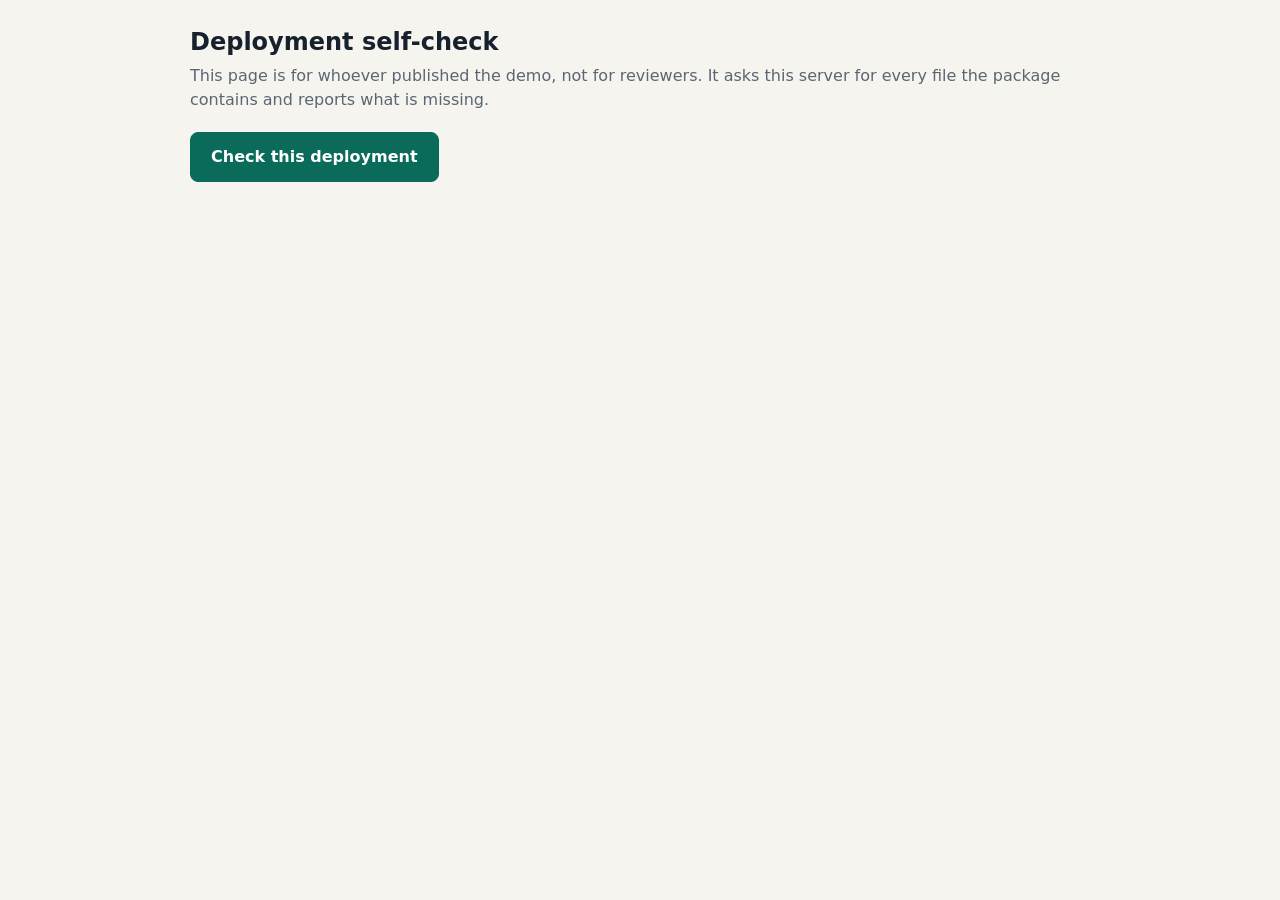
<file: check.html>
<!DOCTYPE html>
<html lang="en">
<head>
<meta charset="utf-8">
<meta name="viewport" content="width=device-width, initial-scale=1">
<meta name="robots" content="noindex,nofollow">
<title>NurseAunty demo - deployment self-check</title>
<style>
  :root { color-scheme: light; }
  body { font: 16px/1.5 system-ui, -apple-system, "Segoe UI", sans-serif; margin: 0; padding: 24px;
         background: #f6f4ef; color: #17212e; }
  main { max-width: 900px; margin: 0 auto; }
  h1 { font-size: 24px; margin: 0 0 4px; }
  p.sub { color: #5b6673; margin: 0 0 20px; }
  button { font: inherit; font-weight: 700; padding: 12px 20px; border-radius: 8px; cursor: pointer;
           border: 1px solid #0b6b5b; background: #0b6b5b; color: #fff; min-height: 48px; }
  button[disabled] { opacity: .55; cursor: default; }
  #verdict { margin: 20px 0; padding: 16px; border-radius: 10px; border: 2px solid #cfd8dc;
             background: #fff; font-weight: 700; }
  #verdict.good { border-color: #0b6b5b; background: #e3f0ec; color: #0b3d35; }
  #verdict.bad  { border-color: #a4271d; background: #fbe9e6; color: #7d1d16; }
  #verdict.busy { border-color: #b26b00; background: #fdf0d9; color: #6b4100; }
  table { border-collapse: collapse; width: 100%; margin-top: 16px; background: #fff; }
  th, td { text-align: left; padding: 8px 10px; border-bottom: 1px solid #e2e8ec; font-size: 14px;
           vertical-align: top; }
  th { background: #eef2f4; }
  td.path { font-family: ui-monospace, Menlo, Consolas, monospace; word-break: break-all; }
  .scroll { overflow-x: auto; }
  dl { background: #fff; border: 1px solid #e2e8ec; border-radius: 10px; padding: 16px; margin-top: 20px; }
  dt { font-weight: 700; margin-top: 10px; }
  dt:first-child { margin-top: 0; }
  dd { margin: 4px 0 0; color: #3d4855; }
</style>
</head>
<body>
<main>
<h1>Deployment self-check</h1>
<p class="sub">This page is for whoever published the demo, not for reviewers. It asks this server for
every file the package contains and reports what is missing.</p>

<button id="run" type="button">Check this deployment</button>
<div id="verdict" hidden></div>
<div class="scroll"><table id="failures" hidden>
  <thead><tr><th>File</th><th>What happened</th></tr></thead>
  <tbody></tbody>
</table></div>
<dl id="facts" hidden></dl>

<script>
(function () {
  var run = document.getElementById("run");
  var verdict = document.getElementById("verdict");
  var table = document.getElementById("failures");
  var facts = document.getElementById("facts");

  function say(text, cls) {
    verdict.hidden = false;
    verdict.className = cls || "";
    verdict.textContent = text;
  }
  function fact(term, detail) {
    facts.hidden = false;
    var dt = document.createElement("dt"); dt.textContent = term;
    var dd = document.createElement("dd"); dd.textContent = detail;
    facts.appendChild(dt); facts.appendChild(dd);
  }
  function row(path, what) {
    table.hidden = false;
    var tr = document.createElement("tr");
    var a = document.createElement("td"); a.className = "path"; a.textContent = path;
    var b = document.createElement("td"); b.textContent = what;
    tr.appendChild(a); tr.appendChild(b);
    table.tBodies[0].appendChild(tr);
  }

  async function check(entry) {
    var url = entry.path.split("/").map(encodeURIComponent).join("/");
    var response;
    try {
      response = await fetch(url, { method: "GET", cache: "no-store" });
    } catch (error) {
      return "the request failed outright (" + (error && error.message ? error.message : error) + ")";
    }
    if (!response.ok) return "server answered " + response.status + " " + response.statusText;
    var bytes;
    try {
      bytes = (await response.arrayBuffer()).byteLength;
    } catch (error) {
      return "the server answered but the body could not be read";
    }
    if (bytes !== entry.bytes) {
      return "arrived as " + bytes + " bytes, but the package shipped " + entry.bytes;
    }
    return null;
  }

  run.addEventListener("click", async function () {
    run.disabled = true;
    table.hidden = true; table.tBodies[0].textContent = "";
    facts.hidden = true; facts.textContent = "";
    say("Reading the package inventory...", "busy");

    var inventory;
    try {
      var response = await fetch("package-files.json", { cache: "no-store" });
      if (!response.ok) throw new Error("server answered " + response.status);
      inventory = await response.json();
    } catch (error) {
      say("Could not read package-files.json from this server (" +
          (error && error.message ? error.message : error) +
          "). That file ships with the package, so if it is missing the copy did not complete at all.", "bad");
      run.disabled = false;
      return;
    }

    var all = inventory.files || [];
    // A few files are in the package but are not meant to come back over HTTP: the publisher's
    // marker, and web.config / .htaccess, which IIS and Apache both refuse to serve by design.
    // Counting them as failures would mean "complete" could never be reported.
    var files = all.filter(function (entry) { return entry.servedOverHttp !== false; });
    var problems = [];
    for (var i = 0; i < files.length; i++) {
      say("Checking file " + (i + 1) + " of " + files.length + "...", "busy");
      var trouble = await check(files[i]);
      if (trouble) { problems.push(files[i]); row(files[i].path, trouble); }
    }

    // Name what actually failed, rather than a count. 136 .webp and nothing else is a server with no
    // MIME type for .webp; a scatter across every folder is a copy that stopped early. Those need
    // opposite responses, and the count alone does not tell them apart.
    var byExtension = {};
    problems.forEach(function (entry) {
      var at = entry.path.lastIndexOf("."), slash = entry.path.lastIndexOf("/");
      var ext = at > slash ? entry.path.slice(at).toLowerCase() : "(no extension)";
      byExtension[ext] = (byExtension[ext] || 0) + 1;
    });
    var extensions = Object.keys(byExtension);

    fact("Package built from", inventory.sourceCommit || "(not recorded)");
    fact("Files that should be served", String(files.length));
    fact("Files this server could not deliver", String(problems.length));
    if (extensions.length) {
      fact("Which kinds of file", extensions.map(function (ext) { return byExtension[ext] + " x " + ext; }).join(", "));
    }

    if (problems.length === 0) {
      say("All " + files.length + " files arrived intact. This deployment is complete.", "good");
    } else if (extensions.length <= 2) {
      say(problems.length + " files did not arrive intact, and they are all " + extensions.join(" and ") +
          " files. That pattern is a server with no MIME type for those extensions, not a bad copy - " +
          "the files are almost certainly present. The package ships web.config and .htaccess to " +
          "declare them; if this persists, the host is ignoring both and needs its MIME types set.", "bad");
    } else {
      say(problems.length + " of " + files.length + " files did not arrive intact, across " +
          extensions.length + " different file types. That spread is a copy that stopped early. " +
          "Re-publish rather than patching the files listed below.", "bad");
    }
    run.disabled = false;
  });
})();
</script>
</main>
</body>
</html>
</file>
